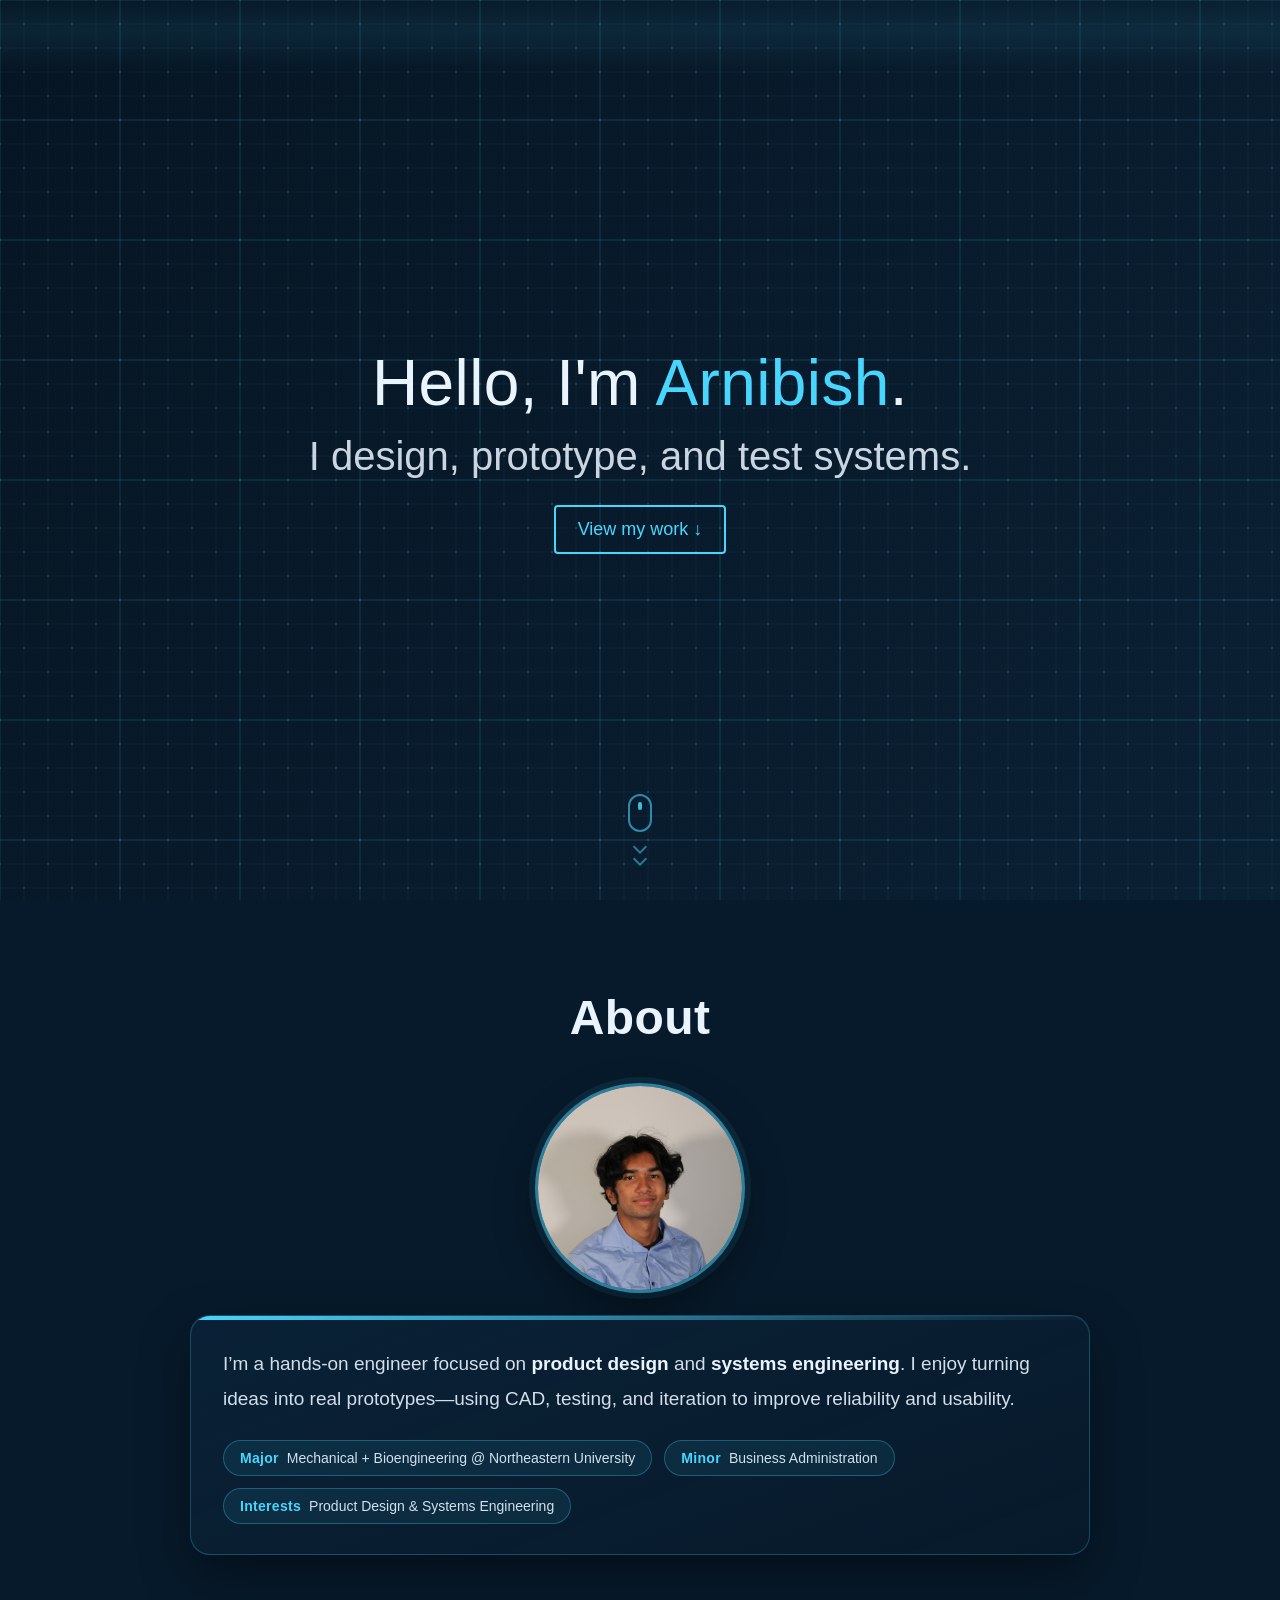
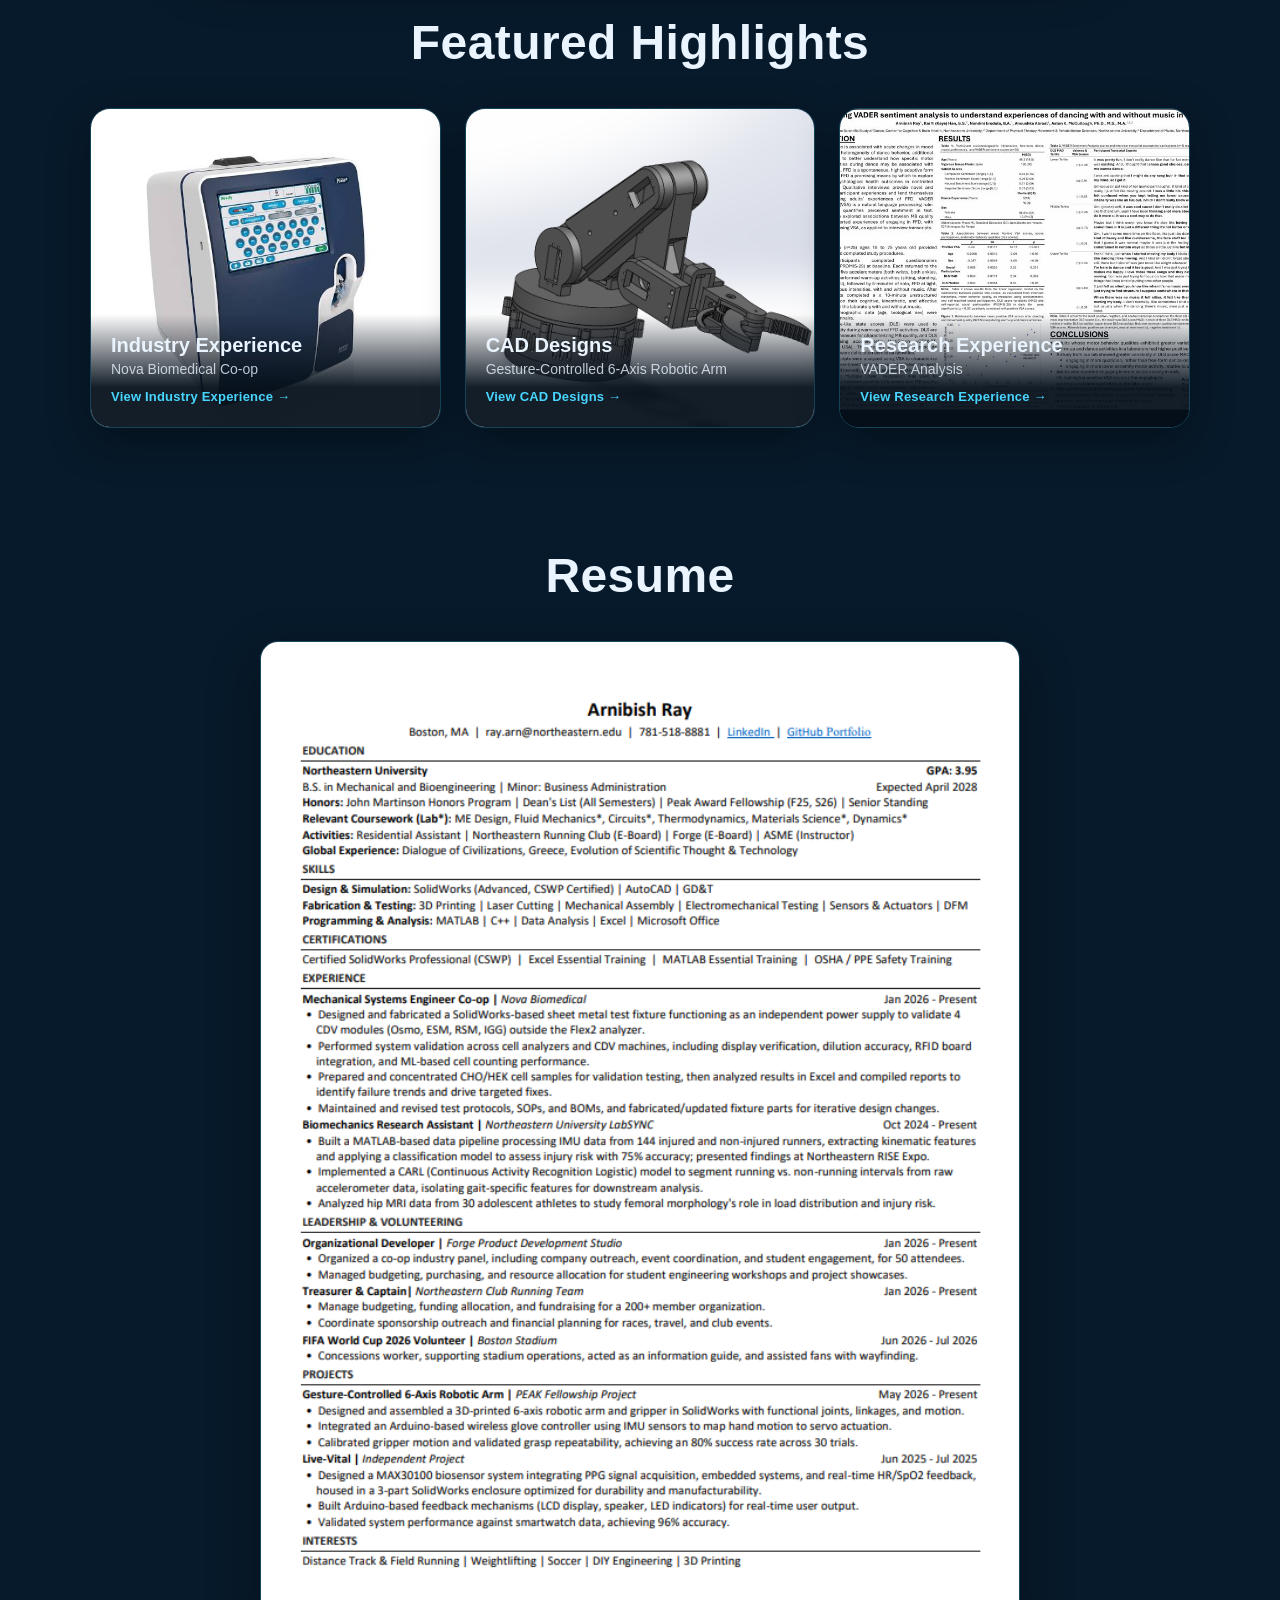
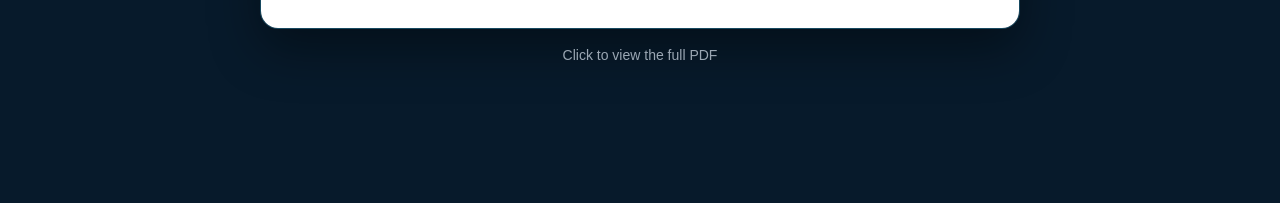
<file: index.html>
<!doctype html>
<html lang="en">
  <head>
    <meta charset="UTF-8" />
    <meta name="viewport" content="width=device-width, initial-scale=1.0" />
    <title>Arnibish Ray</title>
    <link rel="stylesheet" href="style.css" />
  </head>

  <body>
    <canvas id="bg"></canvas>

    <!-- NAVBAR (hidden until scroll on Home) -->
    <header class="nav" id="nav">
      <nav class="nav-inner">
        <a class="nav-logo" href="index.html">Arnibish</a>

        <div class="nav-links">
          <a href="index.html">Home</a>

          <!-- EXPERIENCE DROPDOWN -->
          <div class="dropdown" id="expDropdown">
            <button class="dropbtn" type="button" aria-haspopup="true" aria-expanded="false">
              Experience ▾
            </button>
            <div class="dropdown-menu">
              <a href="industry.html">Industry Experience</a>
              <a href="research.html">Research Experience</a>
              <a href="clubs.html">Clubs</a>
              <a href="volunteering.html">Volunteering</a>
            </div>
          </div>


          <!-- PROJECTS DROPDOWN -->
          <div class="dropdown" id="projDropdown">
            <button class="dropbtn" type="button" aria-haspopup="true" aria-expanded="false">
              Projects ▾
            </button>
            <div class="dropdown-menu">
              <a href="projects.html#arm">Gesture-Controlled 6-Axis Robotic Arm</a>
              <a href="projects.html#livevitals">Live Patient Vitals Monitoring Enclosure</a>
              <a href="projects.html#vader">VADER Sentiment & Movement Analysis</a>
              <a href="projects.html#imu">Wearable IMU Running Biomechanics Analysis</a>
              <a href="projects.html#northend">Taste of the North End</a>
            </div>
          </div>

          <a href="cad.html">CAD Designs</a>
          <a href="certs.html">Certifications & Awards</a>
          <a href="contact.html">Contact</a>
        </div>
      </nav>
    </header>

    <!-- HERO -->
    <section id="home" class="hero">
      <h1 class="hero-title">Hello, I'm <span class="accent">Arnibish</span>.</h1>
      <p class="hero-subtitle">I design, prototype, and test systems.</p>
      <a class="hero-btn" href="#about">View my work ↓</a>

      <a class="scroll-indicator" href="#about" aria-label="Scroll down">
        <span class="scroll-indicator-mouse">
          <span class="scroll-indicator-wheel"></span>
        </span>
        <span class="scroll-indicator-chevrons">
          <span></span>
          <span></span>
        </span>
      </a>
    </section>

    <!-- ABOUT -->
    <section id="about" class="about">
      <h2 class="section-title">About</h2>

      <div class="about-wrap">
        <img class="headshot" src="ArnibishHeadshot.png" alt="Photo of Arnibish" />

        <div class="about-card">
          <p class="about-intro">
            I’m a hands-on engineer focused on <strong>product design</strong> and
            <strong>systems engineering</strong>. I enjoy turning ideas into real
            prototypes—using CAD, testing, and iteration to improve reliability and
            usability.
          </p>

          <div class="about-chips">
            <span class="chip"><span class="chip-label">Major</span> Mechanical + Bioengineering @ Northeastern University</span>
            <span class="chip"><span class="chip-label">Minor</span> Business Administration</span>
            <span class="chip"><span class="chip-label">Interests</span> Product Design & Systems Engineering</span>
          </div>
        </div>
      </div>
    </section>

    <!-- FEATURED HIGHLIGHTS -->
    <section id="highlights" class="highlights">
      <h2 class="section-title">Featured Highlights</h2>

      <div class="highlight-grid">
        <a class="highlight-card" href="industry.html">
          <img class="highlight-img" src="nova_biomedical_coop.png" alt="Nova Biomedical Co-op preview" />
          <div class="highlight-overlay">
            <h3>Industry Experience</h3>
            <p>Nova Biomedical Co-op</p>
            <span class="highlight-cta">View Industry Experience →</span>
          </div>
        </a>

        <a class="highlight-card" href="cad.html">
          <img class="highlight-img" src="robotic_arm.png" alt="Gesture-Controlled 6-Axis Robotic Arm preview" />
          <div class="highlight-overlay">
            <h3>CAD Designs</h3>
            <p>Gesture-Controlled 6-Axis Robotic Arm</p>
            <span class="highlight-cta">View CAD Designs →</span>
          </div>
        </a>

        <a class="highlight-card" href="research.html">
          <img class="highlight-img" src="vader_analysis.png" alt="VADER Analysis preview" />
          <div class="highlight-overlay">
            <h3>Research Experience</h3>
            <p>VADER Analysis</p>
            <span class="highlight-cta">View Research Experience →</span>
          </div>
        </a>
      </div>
    </section>

    <!-- RESUME -->
    <section id="resume" class="resume">
      <h2 class="section-title">Resume</h2>

      <a class="resume-link" href="arni_resume.pdf" target="_blank" rel="noopener">
        <img class="resume-img" src="resume_image.png" alt="Resume preview" />
      </a>
      <p class="resume-caption">Click to view the full PDF</p>
    </section>

    <script src="script.js"></script>
  </body>
</html>
</file>
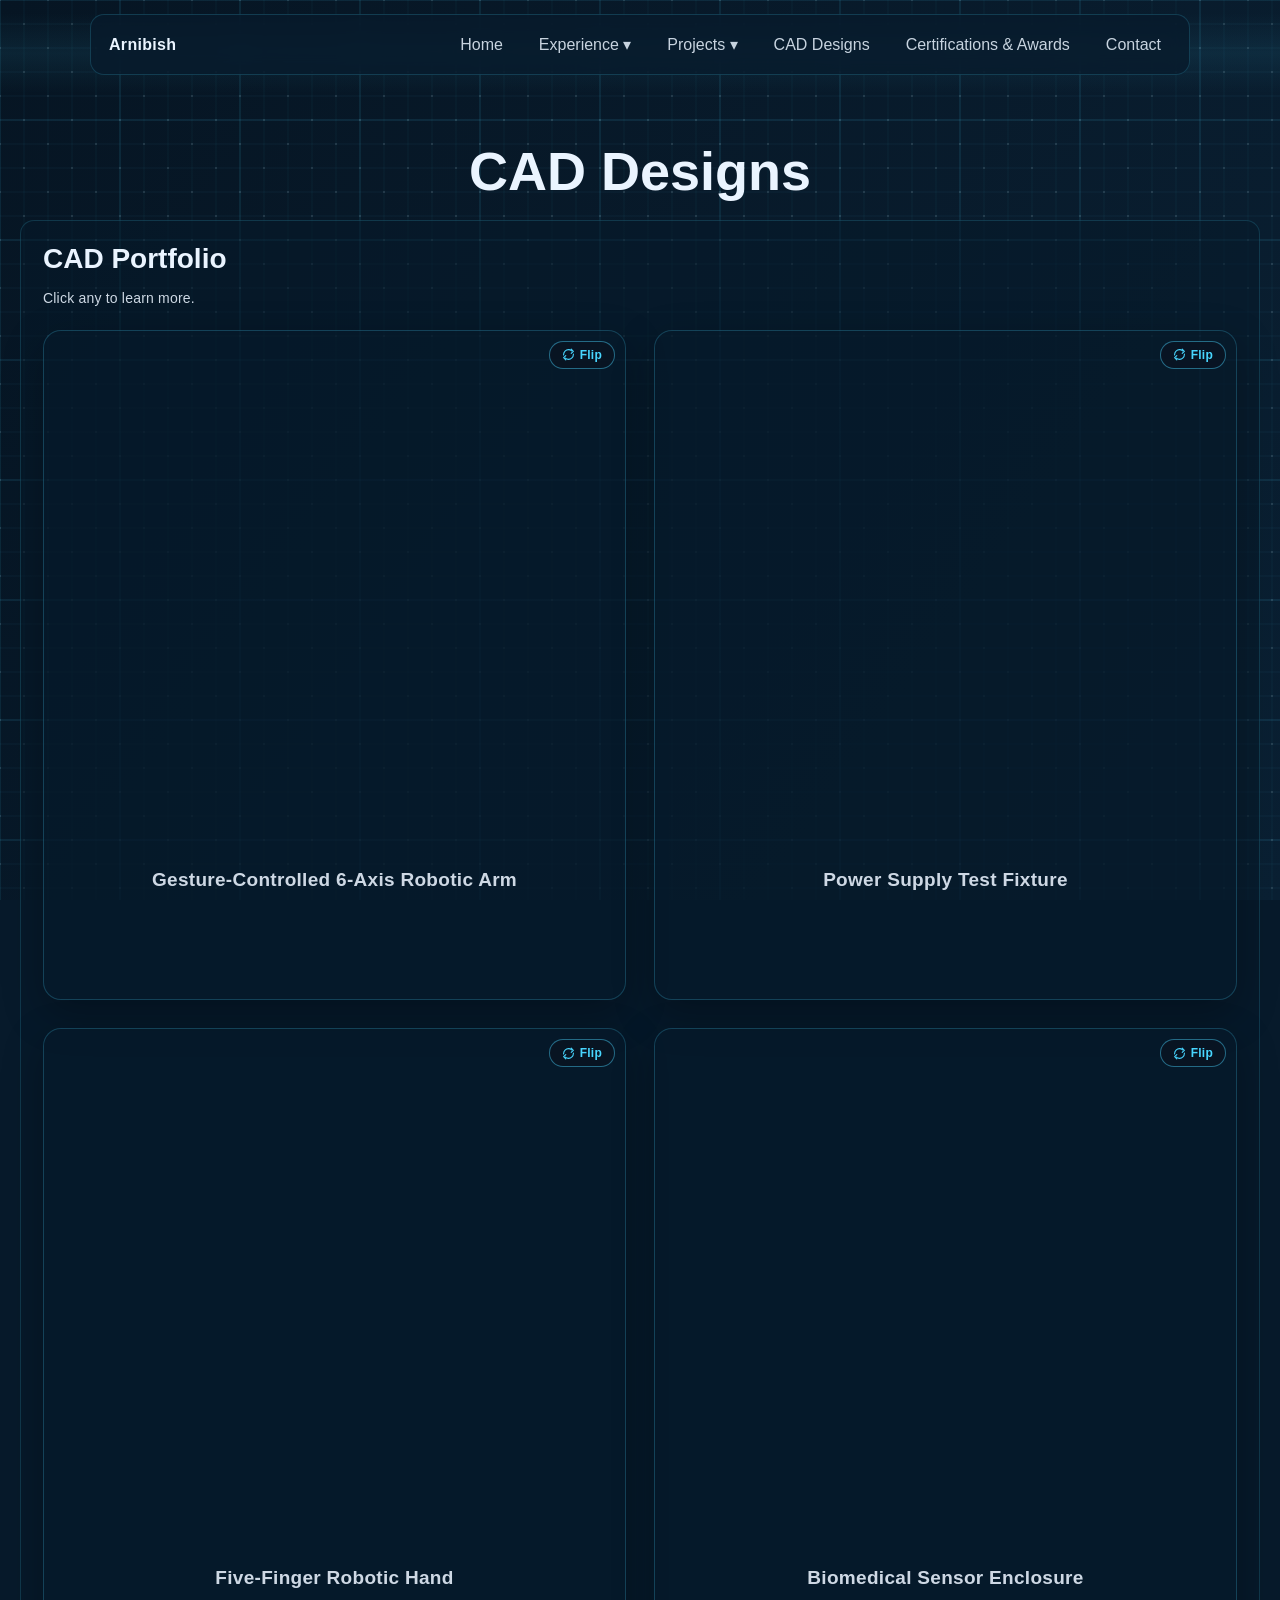
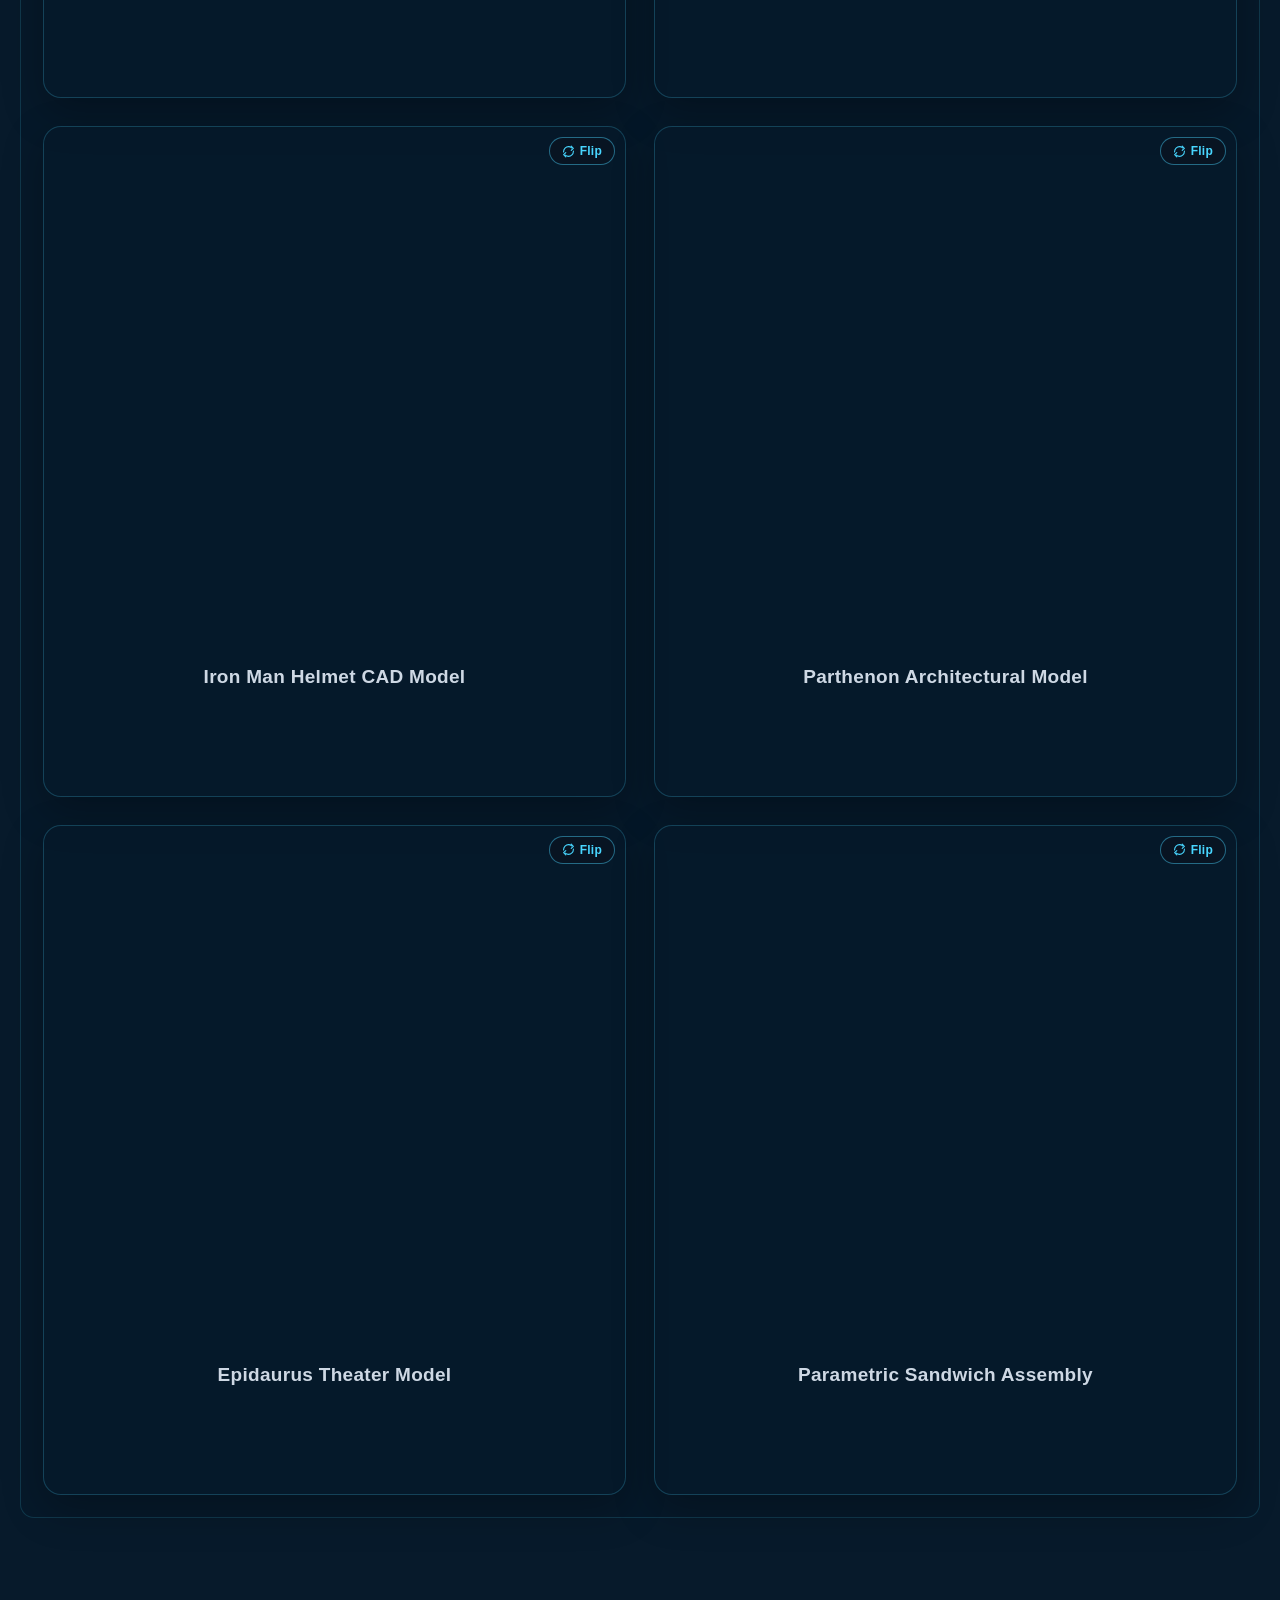
<file: cad.html>
<!doctype html>
<html lang="en">
  <head>
    <meta charset="UTF-8" />
    <meta name="viewport" content="width=device-width, initial-scale=1.0" />
    <title>CAD Designs | Arnibish Ray</title>
    <link rel="stylesheet" href="style.css" />
  </head>

  <body>
    <canvas id="bg"></canvas>

    <header class="nav always-show" id="nav">
      <nav class="nav-inner">
        <a class="nav-logo" href="index.html">Arnibish</a>
    
        <div class="nav-links">
          <a href="index.html">Home</a>
    
          <!-- EXPERIENCE DROPDOWN -->
          <div class="dropdown" id="expDropdown">
            <button class="dropbtn" type="button">
              Experience ▾
            </button>
            <div class="dropdown-menu">
              <a href="industry.html">Industry Experience</a>
              <a href="research.html">Research Experience</a>
              <a href="clubs.html">Clubs</a>
              <a href="volunteering.html">Volunteering</a>
            </div>
          </div>
    
          <!-- PROJECTS DROPDOWN -->
          <div class="dropdown" id="projDropdown">
            <button class="dropbtn" type="button">
              Projects ▾
            </button>
            <div class="dropdown-menu">
              <a href="projects.html#arm">Gesture-Controlled 6-Axis Robotic Arm</a>
              <a href="projects.html#livevitals">Live Patient Vitals Monitoring Enclosure</a>
              <a href="projects.html#vader">VADER Sentiment & Movement Analysis</a>
              <a href="projects.html#imu">Wearable IMU Running Biomechanics Analysis</a>
              <a href="projects.html#northend">Taste of the North End</a>
            </div>
          </div>
    
          <a href="cad.html">CAD Designs</a>
          <a href="certs.html">Certifications & Awards</a>
          <a href="contact.html">Contact</a>
        </div>
      </nav>
    </header>

    <main class="page page-wide">
      <h1 class="page-title">CAD Designs</h1>

      <section class="panel">
        <h2>CAD Portfolio</h2>
        <p class="panel-subtitle">Click any to learn more.</p>

        <div class="cert-grid cols-2">
          <!-- CAD 1 -->
          <button class="flip-card" type="button" aria-label="Gesture-Controlled 6-Axis Robotic Arm details">
            <div class="flip-inner">
              <div class="flip-face flip-front">
                <div class="sketchfab-embed-wrapper" style="position:relative; width:100%; padding-top:75%;">
                  <iframe title="Gesture-Controlled 6-Axis Robotic Arm 3D Model"
                    style="position:absolute; top:0; left:0; width:100%; height:100%; border:0;"
                    src="https://sketchfab.com/models/1dbc4dec05474b44b3cd68cf50f3bdc7/embed"
                    allow="autoplay; fullscreen; xr-spatial-tracking"
                    allowfullscreen
                    loading="lazy">
                  </iframe>
                </div>
                <div class="flip-toggle-btn" role="button" tabindex="0" aria-label="Flip card to see details">
                  <svg viewBox="0 0 24 24" fill="none" stroke="currentColor" stroke-width="2" stroke-linecap="round" stroke-linejoin="round">
                    <path d="M17 2.1l4 4-4 4"/>
                    <path d="M3 12.9V12a9 9 0 0 1 9-9 9 9 0 0 1 6 2.3"/>
                    <path d="M7 21.9l-4-4 4-4"/>
                    <path d="M21 11.1V12a9 9 0 0 1-9 9 9 9 0 0 1-6-2.3"/>
                  </svg>
                  Flip
                </div>
                <p class="cert-title">Gesture-Controlled 6-Axis Robotic Arm</p>
              </div>

              <div class="flip-face flip-back">
                <h3>Gesture-Controlled 6-Axis Robotic Arm</h3>
                <p>
                  Designed a 6-axis robotic arm with articulated joints, proper part fit, and
                  realistic range of motion for gesture-controlled operation. Each link and joint
                  was modeled individually in SolidWorks and mated together to replicate real
                  rotational constraints, then validated with a motion study to confirm the arm
                  could move through its intended range without interference. The design later fed
                  into a working prototype used for wearable, gesture-based control.
                </p>
                <span class="hint">Click anywhere to flip back</span>
              </div>
            </div>
          </button>

          <!-- CAD 2 -->
          <button class="flip-card" type="button" aria-label="Power Supply Test Fixture details">
            <div class="flip-inner">
              <div class="flip-face flip-front">
                <div class="sketchfab-embed-wrapper" style="position:relative; width:100%; padding-top:75%;">
                  <iframe title="Test Fixture 3D Model"
                    style="position:absolute; top:0; left:0; width:100%; height:100%; border:0;"
                    src="https://sketchfab.com/models/5c3afa30983b4161a99bdfe4481a38eb/embed"
                    allow="autoplay; fullscreen; xr-spatial-tracking"
                    allowfullscreen
                    loading="lazy">
                  </iframe>
                </div>
                <div class="flip-toggle-btn" role="button" tabindex="0" aria-label="Flip card to see details">
                  <svg viewBox="0 0 24 24" fill="none" stroke="currentColor" stroke-width="2" stroke-linecap="round" stroke-linejoin="round">
                    <path d="M17 2.1l4 4-4 4"/>
                    <path d="M3 12.9V12a9 9 0 0 1 9-9 9 9 0 0 1 6 2.3"/>
                    <path d="M7 21.9l-4-4 4-4"/>
                    <path d="M21 11.1V12a9 9 0 0 1-9 9 9 9 0 0 1-6-2.3"/>
                  </svg>
                  Flip
                </div>
                <p class="cert-title">Power Supply Test Fixture</p>
              </div>

              <div class="flip-face flip-back">
                <h3>Power Supply Test Fixture</h3>
                <p>
                  Designed a custom test fixture to house a power supply, host computer, bridge
                  computer, wiring, and circuitry with proper component placement and mounting
                  features. Panel cutouts and standoffs were sized to match each component's exact
                  footprint, with routing channels planned for cable management and clearance
                  around ventilation points. The layout was iterated to keep the fixture compact
                  while still allowing easy access for wiring and maintenance.
                </p>
                <span class="hint">Click anywhere to flip back</span>
              </div>
            </div>
          </button>

          <!-- CAD 3 -->
          <button class="flip-card" type="button" aria-label="Five-Finger Robotic Hand details">
            <div class="flip-inner">
              <div class="flip-face flip-front">
                <div class="sketchfab-embed-wrapper" style="position:relative; width:100%; padding-top:75%;">
                  <iframe title="Five-Finger Robotic Hand 3D Model"
                    style="position:absolute; top:0; left:0; width:100%; height:100%; border:0;"
                    src="https://sketchfab.com/models/e6ab0fe1319c4709b60977d2d49039f3/embed"
                    allow="autoplay; fullscreen; xr-spatial-tracking"
                    allowfullscreen
                    loading="lazy">
                  </iframe>
                </div>
                <div class="flip-toggle-btn" role="button" tabindex="0" aria-label="Flip card to see details">
                  <svg viewBox="0 0 24 24" fill="none" stroke="currentColor" stroke-width="2" stroke-linecap="round" stroke-linejoin="round">
                    <path d="M17 2.1l4 4-4 4"/>
                    <path d="M3 12.9V12a9 9 0 0 1 9-9 9 9 0 0 1 6 2.3"/>
                    <path d="M7 21.9l-4-4 4-4"/>
                    <path d="M21 11.1V12a9 9 0 0 1-9 9 9 9 0 0 1-6-2.3"/>
                  </svg>
                  Flip
                </div>
                <p class="cert-title">Five-Finger Robotic Hand</p>
              </div>

              <div class="flip-face flip-back">
                <h3>Five-Finger Robotic Hand</h3>
                <p>
                  Modeled an articulated robotic hand with individually moving fingers, realistic
                  joints, and properly assembled components. Each finger was built from separate
                  linkage segments connected with pin-joint mates to mimic natural finger
                  curling, and the full assembly was checked for interference across a range of
                  grip positions. The design emphasizes realistic proportions and clearances so
                  the mechanism could translate directly into a physical, actuated prototype.
                </p>
                <span class="hint">Click anywhere to flip back</span>
              </div>
            </div>
          </button>

          <!-- CAD 4 -->
          <button class="flip-card" type="button" aria-label="Biomedical Sensor Enclosure details">
            <div class="flip-inner">
              <div class="flip-face flip-front">
                <div class="sketchfab-embed-wrapper" style="position:relative; width:100%; padding-top:75%;">
                  <iframe title="Full Heart Rate Reader Assembly 3D Model"
                    style="position:absolute; top:0; left:0; width:100%; height:100%; border:0;"
                    src="https://sketchfab.com/models/b8ac8ba9af6c497bb23b8bac6aa7a75d/embed"
                    allow="autoplay; fullscreen; xr-spatial-tracking"
                    allowfullscreen
                    loading="lazy">
                  </iframe>
                </div>
                <div class="flip-toggle-btn" role="button" tabindex="0" aria-label="Flip card to see details">
                  <svg viewBox="0 0 24 24" fill="none" stroke="currentColor" stroke-width="2" stroke-linecap="round" stroke-linejoin="round">
                    <path d="M17 2.1l4 4-4 4"/>
                    <path d="M3 12.9V12a9 9 0 0 1 9-9 9 9 0 0 1 6 2.3"/>
                    <path d="M7 21.9l-4-4 4-4"/>
                    <path d="M21 11.1V12a9 9 0 0 1-9 9 9 9 0 0 1-6-2.3"/>
                  </svg>
                  Flip
                </div>
                <p class="cert-title">Biomedical Sensor Enclosure</p>
              </div>

              <div class="flip-face flip-back">
                <h3>Biomedical Sensor Enclosure</h3>
                <p>
                  Designed a custom enclosure to securely house biomedical sensors and electronics
                  with internal mounting features and proper clearances. The two-piece shell
                  includes internal standoffs for PCB mounting, a routed opening for sensor leads
                  and cabling, and enough internal clearance for a battery without adding bulk.
                  The enclosure was designed to be 3D-printable while keeping the wearable device
                  compact and comfortable.
                </p>
                <span class="hint">Click anywhere to flip back</span>
              </div>
            </div>
          </button>

          <!-- CAD 5 -->
          <button class="flip-card" type="button" aria-label="Iron Man Helmet CAD Model details">
            <div class="flip-inner">
              <div class="flip-face flip-front">
                <div class="sketchfab-embed-wrapper" style="position:relative; width:100%; padding-top:75%;">
                  <iframe title="Iron_man_mk42_stl 3D Model"
                    style="position:absolute; top:0; left:0; width:100%; height:100%; border:0;"
                    src="https://sketchfab.com/models/77dd73a042134cd393baae2e2fb6948e/embed"
                    allow="autoplay; fullscreen; xr-spatial-tracking"
                    allowfullscreen
                    loading="lazy">
                  </iframe>
                </div>
                <div class="flip-toggle-btn" role="button" tabindex="0" aria-label="Flip card to see details">
                  <svg viewBox="0 0 24 24" fill="none" stroke="currentColor" stroke-width="2" stroke-linecap="round" stroke-linejoin="round">
                    <path d="M17 2.1l4 4-4 4"/>
                    <path d="M3 12.9V12a9 9 0 0 1 9-9 9 9 0 0 1 6 2.3"/>
                    <path d="M7 21.9l-4-4 4-4"/>
                    <path d="M21 11.1V12a9 9 0 0 1-9 9 9 9 0 0 1-6-2.3"/>
                  </svg>
                  Flip
                </div>
                <p class="cert-title">Iron Man Helmet CAD Model</p>
              </div>

              <div class="flip-face flip-back">
                <h3>Iron Man Helmet CAD Model</h3>
                <p>
                  Created a detailed wearable helmet model using complex surfaces, multiple
                  components, and assembly features. The faceplate and shell were built with
                  lofted and boundary surfaces to capture their curvature accurately, then split
                  into separate bodies for the faceplate, back plate, and mask so the model could
                  support a functioning hinge mechanism. Fit and wearability were kept in mind
                  throughout, aiming for a design that could realistically be worn.
                </p>
                <span class="hint">Click anywhere to flip back</span>
              </div>
            </div>
          </button>

          <!-- CAD 6 -->
          <button class="flip-card" type="button" aria-label="Parthenon Architectural Model details">
            <div class="flip-inner">
              <div class="flip-face flip-front">
                <div class="sketchfab-embed-wrapper" style="position:relative; width:100%; padding-top:75%;">
                  <iframe title="Accropolis Final 3D Model"
                    style="position:absolute; top:0; left:0; width:100%; height:100%; border:0;"
                    src="https://sketchfab.com/models/86ff33061f62436687d734b2f6b6e5f3/embed"
                    allow="autoplay; fullscreen; xr-spatial-tracking"
                    allowfullscreen
                    loading="lazy">
                  </iframe>
                </div>
                <div class="flip-toggle-btn" role="button" tabindex="0" aria-label="Flip card to see details">
                  <svg viewBox="0 0 24 24" fill="none" stroke="currentColor" stroke-width="2" stroke-linecap="round" stroke-linejoin="round">
                    <path d="M17 2.1l4 4-4 4"/>
                    <path d="M3 12.9V12a9 9 0 0 1 9-9 9 9 0 0 1 6 2.3"/>
                    <path d="M7 21.9l-4-4 4-4"/>
                    <path d="M21 11.1V12a9 9 0 0 1-9 9 9 9 0 0 1-6-2.3"/>
                  </svg>
                  Flip
                </div>
                <p class="cert-title">Parthenon Architectural Model</p>
              </div>

              <div class="flip-face flip-back">
                <h3>Parthenon Architectural Model</h3>
                <p>
                  Recreated the Parthenon with accurate proportions, columns, and architectural
                  details using parametric CAD modeling. The Doric columns were built once and
                  propagated with a linear pattern to keep spacing and geometry consistent, while
                  the entablature, pediment, and stepped base were dimensioned to match the
                  structure's real proportional ratios. The result emphasizes the symmetry and
                  scale that define classical Greek architecture.
                </p>
                <span class="hint">Click anywhere to flip back</span>
              </div>
            </div>
          </button>

          <!-- CAD 7 -->
          <button class="flip-card" type="button" aria-label="Epidaurus Theater Model details">
            <div class="flip-inner">
              <div class="flip-face flip-front">
                <div class="sketchfab-embed-wrapper" style="position:relative; width:100%; padding-top:75%;">
                  <iframe title="Theater Of Epidarus Seating 3D Model"
                    style="position:absolute; top:0; left:0; width:100%; height:100%; border:0;"
                    src="https://sketchfab.com/models/052a8c5ab6d543eab8ca0d036952a358/embed"
                    allow="autoplay; fullscreen; xr-spatial-tracking"
                    allowfullscreen
                    loading="lazy">
                  </iframe>
                </div>
                <div class="flip-toggle-btn" role="button" tabindex="0" aria-label="Flip card to see details">
                  <svg viewBox="0 0 24 24" fill="none" stroke="currentColor" stroke-width="2" stroke-linecap="round" stroke-linejoin="round">
                    <path d="M17 2.1l4 4-4 4"/>
                    <path d="M3 12.9V12a9 9 0 0 1 9-9 9 9 0 0 1 6 2.3"/>
                    <path d="M7 21.9l-4-4 4-4"/>
                    <path d="M21 11.1V12a9 9 0 0 1-9 9 9 9 0 0 1-6-2.3"/>
                  </svg>
                  Flip
                </div>
                <p class="cert-title">Epidaurus Theater Model</p>
              </div>

              <div class="flip-face flip-back">
                <h3>Epidaurus Theater Model</h3>
                <p>
                  Modeled the ancient Theater of Epidaurus with tiered seating, curved geometry,
                  and accurate architectural proportions. The seating rows were built with a
                  radial pattern around the orchestra circle, and revolve and sweep features were
                  used to capture the curvature of the amphitheater and surrounding structure.
                  Proportions and slope were referenced against the real theater to preserve its
                  distinctive acoustics-driven geometry.
                </p>
                <span class="hint">Click anywhere to flip back</span>
              </div>
            </div>
          </button>

          <!-- CAD 8 -->
          <button class="flip-card" type="button" aria-label="Parametric Sandwich Assembly details">
            <div class="flip-inner">
              <div class="flip-face flip-front">
                <div class="sketchfab-embed-wrapper" style="position:relative; width:100%; padding-top:75%;">
                  <iframe title="Sandwich Final Drawing 3D Model"
                    style="position:absolute; top:0; left:0; width:100%; height:100%; border:0;"
                    src="https://sketchfab.com/models/5432bb7521734520adaa71b76c83a278/embed"
                    allow="autoplay; fullscreen; xr-spatial-tracking"
                    allowfullscreen
                    loading="lazy">
                  </iframe>
                </div>
                <div class="flip-toggle-btn" role="button" tabindex="0" aria-label="Flip card to see details">
                  <svg viewBox="0 0 24 24" fill="none" stroke="currentColor" stroke-width="2" stroke-linecap="round" stroke-linejoin="round">
                    <path d="M17 2.1l4 4-4 4"/>
                    <path d="M3 12.9V12a9 9 0 0 1 9-9 9 9 0 0 1 6 2.3"/>
                    <path d="M7 21.9l-4-4 4-4"/>
                    <path d="M21 11.1V12a9 9 0 0 1-9 9 9 9 0 0 1-6-2.3"/>
                  </svg>
                  Flip
                </div>
                <p class="cert-title">Parametric Sandwich Assembly</p>
              </div>

              <div class="flip-face flip-back">
                <h3>Parametric Sandwich Assembly</h3>
                <p>
                  Built a realistic multi-part sandwich assembly with individually modeled
                  ingredients using parametric design and assembly relationships. Each
                  ingredient—bread, cheese, lettuce, and meat—was modeled as its own part with
                  unique geometry, then stacked using mates that keep the layers aligned and
                  properly spaced. Key dimensions were driven by parameters, so the whole
                  assembly can scale up or down while keeping every layer proportional.
                </p>
                <span class="hint">Click anywhere to flip back</span>
              </div>
            </div>
          </button>
        </div>
      </section>
    </main>

    <script src="script.js"></script>
  </body>
</html>
</file>
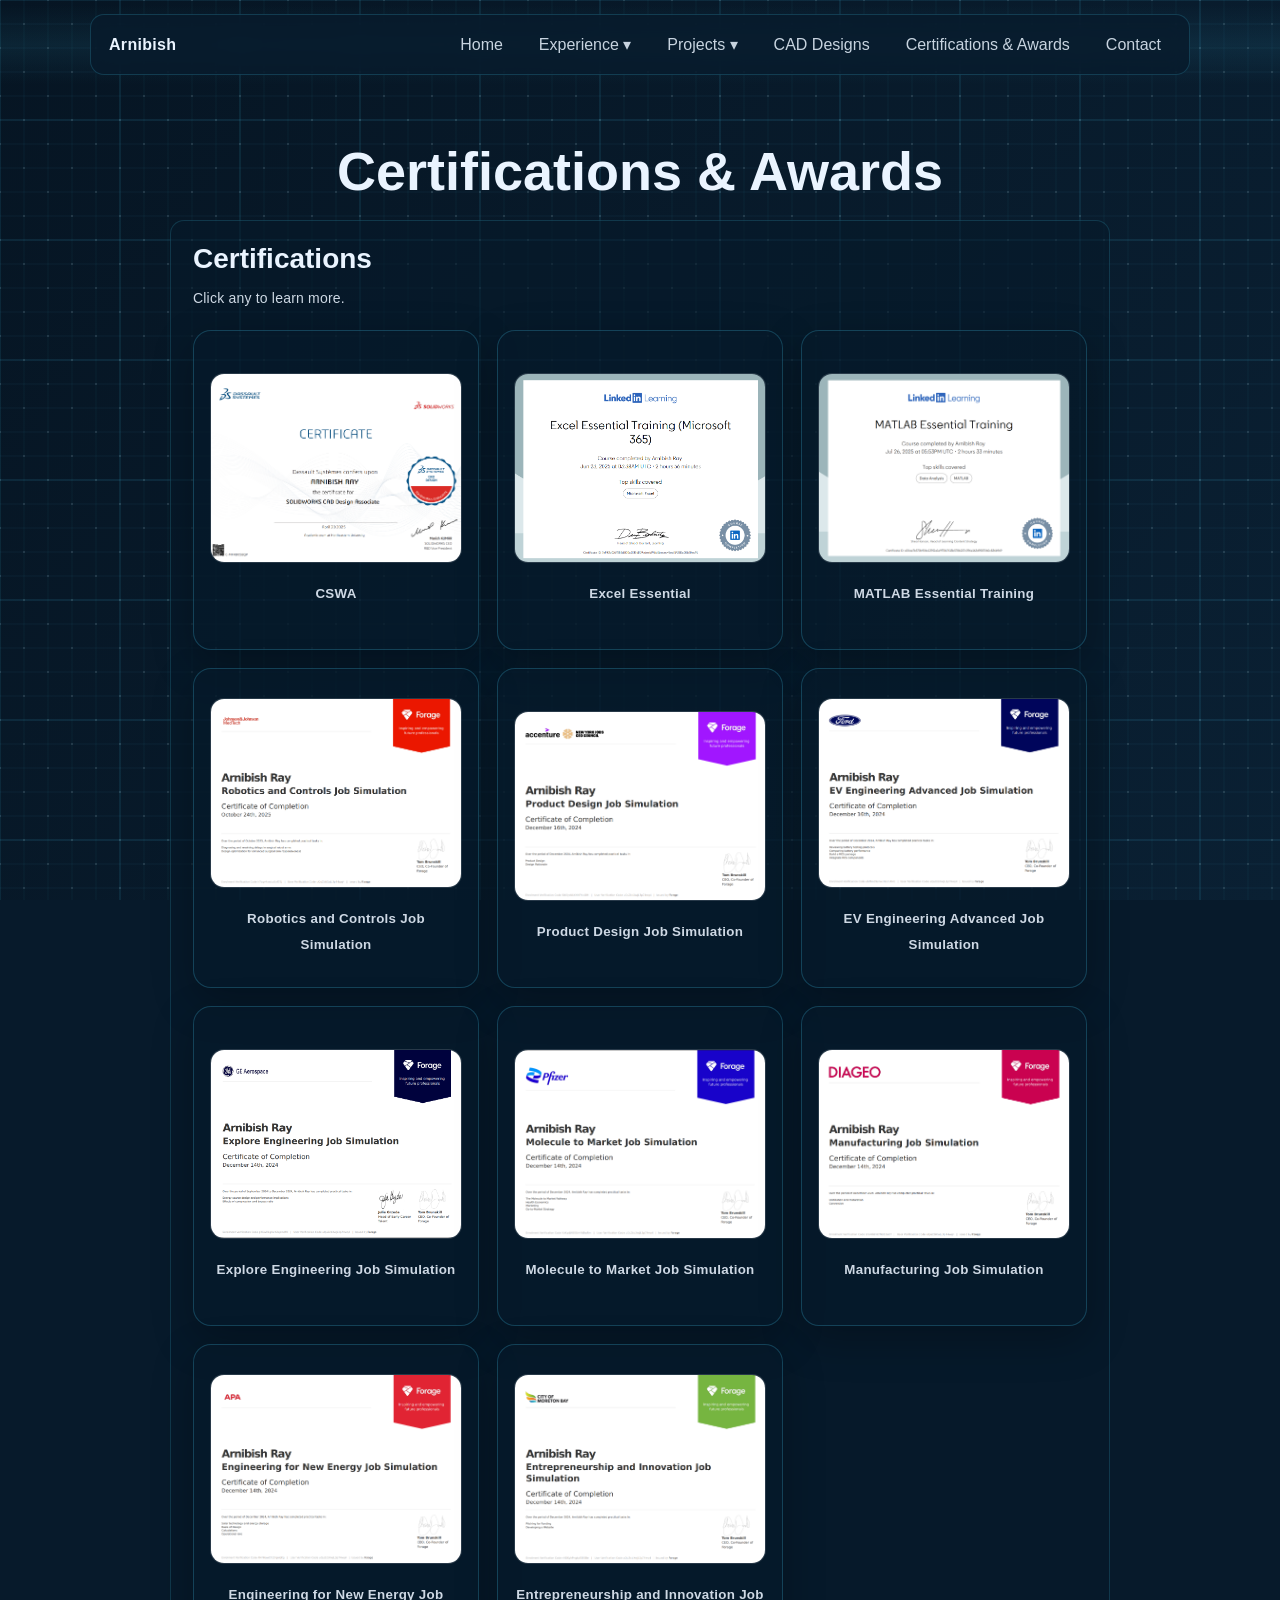
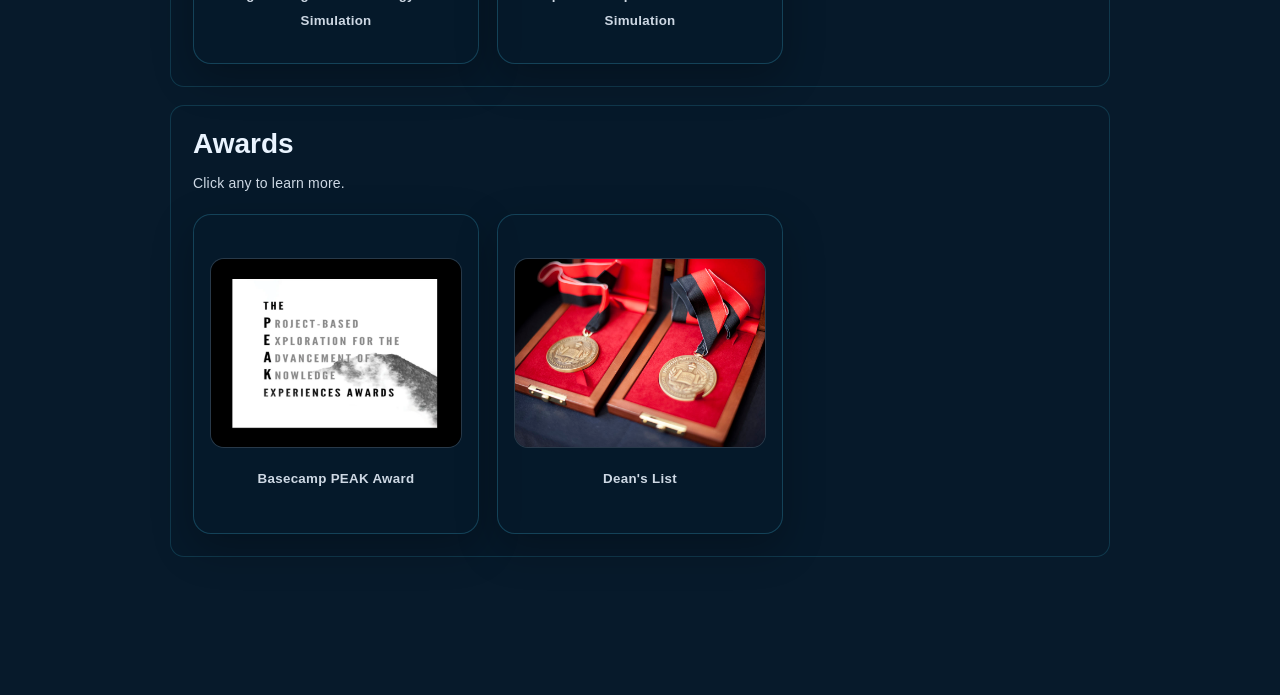
<file: certs.html>
<!doctype html>
<html lang="en">
  <head>
    <meta charset="UTF-8" />
    <meta name="viewport" content="width=device-width, initial-scale=1.0" />
    <title>Certifications & Awards | Arnibish Ray</title>
    <link rel="stylesheet" href="style.css" />
  </head>

  <body>
    <canvas id="bg"></canvas>

    <header class="nav always-show" id="nav">
      <nav class="nav-inner">
        <a class="nav-logo" href="index.html">Arnibish</a>

        <div class="nav-links">
          <a href="index.html">Home</a>

          <!-- EXPERIENCE DROPDOWN -->
          <div class="dropdown" id="expDropdown">
            <a class="dropbtn" href="experience.html" aria-haspopup="true" aria-expanded="false">Experience ▾</a>
            <div class="dropdown-menu">
              <a href="industry.html">Industry Experience</a>
              <a href="research.html">Research Experience</a>
              <a href="clubs.html">Clubs</a>
              <a href="volunteering.html">Volunteering</a>
            </div>
          </div>

          <!-- PROJECTS DROPDOWN (OPEN MENU FIRST, DOESN'T NAVIGATE AWAY) -->
          <div class="dropdown" id="projDropdown">
            <!-- IMPORTANT: href="#" so it opens dropdown instead of leaving page -->
            <a class="dropbtn" href="#" aria-haspopup="true" aria-expanded="false">Projects ▾</a>
            <div class="dropdown-menu">
              <a href="projects.html#arm">Gesture-Controlled 6-Axis Robotic Arm</a>
              <a href="projects.html#livevitals">Live Patient Vitals Monitoring Enclosure</a>
              <a href="projects.html#vader">VADER Sentiment & Movement Analysis</a>
              <a href="projects.html#imu">Wearable IMU Running Biomechanics Analysis</a>
              <a href="projects.html#northend">Taste of the North End</a>
            </div>
          </div>

          <a href="cad.html">CAD Designs</a>
          <a href="certs.html">Certifications & Awards</a>
          <a href="contact.html">Contact</a>
        </div>
      </nav>
    </header>

    <main class="page">
      <h1 class="page-title">Certifications & Awards</h1>

      <section class="panel">
        <h2>Certifications</h2>
        <p class="panel-subtitle">Click any to learn more.</p>
        <div class="cert-grid">
          <!-- CERT 1 -->
          <button class="flip-card" type="button" aria-label="Open CSWA certificate details">
            <div class="flip-inner">
              <div class="flip-face flip-front">
                <img class="cert-img" src="SolidWorks_certificate.png" alt="CSWA certificate preview" />
                <p class="cert-title">CSWA</p>
              </div>

              <div class="flip-face flip-back">
                <h3>CSWA — Certified SolidWorks Associate</h3>
                <p>
                  SolidWorks certification demonstrating core skills in part modeling, assemblies,
                  drawings, and design intent.
                </p>
                <p class="cert-meta"><strong>Issuer:</strong> Dassault Systèmes</p>
                <p class="cert-meta"><strong>Year:</strong> 2025</p>

                <a class="cert-link" href="cswa.pdf" target="_blank" rel="noopener">View PDF →</a>
                <span class="hint">Click anywhere to flip back</span>
              </div>
            </div>
          </button>

          <!-- CERT 2 -->
          <button class="flip-card" type="button" aria-label="Open Excel certificate details">
            <div class="flip-inner">
              <div class="flip-face flip-front">
                <img class="cert-img" src="excel_essential_photo.png" alt="Excel certificate preview" />
                <p class="cert-title">Excel Essential</p>
              </div>

              <div class="flip-face flip-back">
                <h3>Excel Essential Training (Microsoft 365)</h3>
                <p>
                  Completed training on core Excel tools, formulas, data organization, and
                  productivity workflows.
                </p>
                <p class="cert-meta"><strong>Issuer:</strong> LinkedIn Learning</p>
                <p class="cert-meta"><strong>Year:</strong> 2025</p>

                <a class="cert-link" href="CertificateOfCompletion_Excel Essential Training Microsoft 365.pdf" target="_blank" rel="noopener">View PDF →</a>
                <span class="hint">Click anywhere to flip back</span>
              </div>
            </div>
          </button>


          <!-- CERT 3 (SLOT) -->
          <button class="flip-card" type="button" aria-label="MATLAB Essential Training">
            <div class="flip-inner">
              <div class="flip-face flip-front">
                <img class="cert-img" src="matlabpng.png" alt="Certificate preview" />
                <p class="cert-title">MATLAB Essential Training</p>
              </div>

              <div class="flip-face flip-back">
                <h3>MATLAB Essential Training</h3>
                <p>Built core MATLAB skills by working with data analysis, scripting, and visualization tools to support engineering problem-solving and technical computing.</p>
                <p class="cert-meta"><strong>Issuer:</strong> LinkedIn</p>
                <p class="cert-meta"><strong>Year:</strong> 2025</p>

                <a class="cert-link" href="CertificateOfCompletion_MATLAB Essential Training.pdf" target="_blank" rel="noopener">View PDF →</a>
                <span class="hint">Click anywhere to flip back</span>
              </div>
            </div>
          </button>



          <!-- CERT 4 (SLOT) -->
          <button class="flip-card" type="button" aria-label="Robotics and Controls Job Simulation
          ">
            <div class="flip-inner">
              <div class="flip-face flip-front">
                <img class="cert-img" src="j&j photo cert.png" alt="Certificate preview" />
                <p class="cert-title">Robotics and Controls Job Simulation</p>
              </div>

              <div class="flip-face flip-back">
                <h3>Robotics and Controls Job Simulation</h3>
                <p>Tested and improved robotic arm rotation by optimizing control code and reducing joint friction with a lower-friction material.</p>
                <p class="cert-meta"><strong>Issuer:</strong> Forage</p>
                <p class="cert-meta"><strong>Year:</strong> 2025</p>

                <a class="cert-link" href="j&j cert.pdf" target="_blank" rel="noopener">View PDF →</a>
                <span class="hint">Click anywhere to flip back</span>
              </div>
            </div>
          </button>

          <!-- CERT 5 (SLOT) -->
          <button class="flip-card" type="button" aria-label="Product Design Job Simulation">
            <div class="flip-inner">
              <div class="flip-face flip-front">
                <img class="cert-img" src="accenture_prod_design.png" alt="Certificate preview" />
                <p class="cert-title">Product Design Job Simulation</p>
              </div>

              <div class="flip-face flip-back">
                <h3>Product Design Job Simulation</h3>
                <p>Iterated on an existing product screen by proposing new feature improvements in Figma and strengthening my design communication through a real-world product workflow.</p>
                <p class="cert-meta"><strong>Issuer:</strong> Forage</p>
                <p class="cert-meta"><strong>Year:</strong> 2024</p>

                <a class="cert-link" href="Accenture  - Product design.pdf" target="_blank" rel="noopener">View PDF →</a>
                <span class="hint">Click anywhere to flip back</span>
              </div>
            </div>
          </button>

          <!-- CERT 6 (SLOT) -->
          <button class="flip-card" type="button" aria-label="EV Engineering Advanced Job Simulation">
            <div class="flip-inner">
              <div class="flip-face flip-front">
                <img class="cert-img" src="fordjobcert.png" alt="Certificate preview" />
                <p class="cert-title">EV Engineering Advanced Job Simulation</p>
              </div>

              <div class="flip-face flip-back">
                <h3>EV Engineering Advanced Job Simulation</h3>
                <p>Assessed EV battery testing protocols and proposed a robotics-based implementation using ROS, strengthening my analytical and development skills in a real-world engineering workflow.</p>
                <p class="cert-meta"><strong>Issuer:</strong> Forage</p>
                <p class="cert-meta"><strong>Year:</strong> 2024</p>

                <a class="cert-link" href="Ford - EV Engineering Advanced.pdf" target="_blank" rel="noopener">View PDF →</a>
                <span class="hint">Click anywhere to flip back</span>
              </div>
            </div>
          </button>

          <!-- CERT 7 (SLOT) -->
          <button class="flip-card" type="button" aria-label="Explore Engineering Job Simulation">
            <div class="flip-inner">
              <div class="flip-face flip-front">
                <img class="cert-img" src="geaerospaceexploreengineeringcertificate.png" alt="Certificate preview" />
                <p class="cert-title">Explore Engineering Job Simulation</p>
              </div>

              <div class="flip-face flip-back">
                <h3>Explore Engineering Job Simulation</h3>
                <p>Compared alternative aviation energy sources and recommended the most viable option based on performance and feasibility tradeoffs.</p>
                <p class="cert-meta"><strong>Issuer:</strong> Forage</p>
                <p class="cert-meta"><strong>Year:</strong> 2024</p>

                <a class="cert-link" href="geaerospaceexplore eng pdf.pdf" target="_blank" rel="noopener">View PDF →</a>
                <span class="hint">Click anywhere to flip back</span>
              </div>
            </div>
          </button>

          <!-- CERT 8 (SLOT) -->
          <button class="flip-card" type="button" aria-label="Molecule to Market Job Simulation">
            <div class="flip-inner">
              <div class="flip-face flip-front">
                <img class="cert-img" src="pfizerpng.png" alt="Certificate preview" />
                <p class="cert-title">Molecule to Market Job Simulation</p>
              </div>

              <div class="flip-face flip-back">
                <h3>Molecule to Market Job Simulation</h3>
                <p>Researched and built a launch strategy for a new medicine by aligning branding, health/value, and marketing priorities, strengthening my communication and storytelling skills.</p>
                <p class="cert-meta"><strong>Issuer:</strong> Forage</p>
                <p class="cert-meta"><strong>Year:</strong> 2024</p>

                <a class="cert-link" href="Pfizer - Molecule to Market.pdf" target="_blank" rel="noopener">View PDF →</a>
                <span class="hint">Click anywhere to flip back</span>
              </div>
            </div>
          </button>

          <!-- CERT 9 (SLOT) -->
          <button class="flip-card" type="button" aria-label="Manufacturing Job Simulation">
            <div class="flip-inner">
              <div class="flip-face flip-front">
                <img class="cert-img" src="diageo_manufacturing.png" alt="Certificate preview" />
                <p class="cert-title">Manufacturing Job Simulation</p>
              </div>

              <div class="flip-face flip-back">
                <h3>Manufacturing Job Simulation</h3>
                <p>Analyzed process deviations and downtime trends to support consistent bourbon production quality, strengthening my problem-solving and root-cause thinking.</p>
                <p class="cert-meta"><strong>Issuer:</strong> Forage</p>
                <p class="cert-meta"><strong>Year:</strong> 2024</p>

                <a class="cert-link" href="Diageo - Manufacturing Job.pdf" target="_blank" rel="noopener">View PDF →</a>
                <span class="hint">Click anywhere to flip back</span>
              </div>
            </div>
          </button>

          <!-- CERT 10 (SLOT) -->
          <button class="flip-card" type="button" aria-label="Engineering for New Energy Job Simulation">
            <div class="flip-inner">
              <div class="flip-face flip-front">
                <img class="cert-img" src="APAenergy.png" alt="Certificate preview" />
                <p class="cert-title">Engineering for New Energy Job Simulation</p>
              </div>

              <div class="flip-face flip-back">
                <h3>Engineering for New Energy Job Simulation</h3>
                <p>Developed a concept design for a solar PV + battery storage plant connected to an existing network and produced a Basis of Design document using Excel/Word.</p>
                <p class="cert-meta"><strong>Issuer:</strong> Forage</p>
                <p class="cert-meta"><strong>Year:</strong> 2024</p>

                <a class="cert-link" href="Engineering for New Energy - APA.pdf" target="_blank" rel="noopener">View PDF →</a>
                <span class="hint">Click anywhere to flip back</span>
              </div>
            </div>
          </button>

          <!-- CERT 11 (SLOT) -->
          <button class="flip-card" type="button" aria-label="Entrepreneurship and Innovation Job Simulation">
            <div class="flip-inner">
              <div class="flip-face flip-front">
                <img class="cert-img" src="entrepreneurshipmoretonbay.png" alt="Certificate preview" />
                <p class="cert-title">Entrepreneurship and Innovation Job Simulation</p>
              </div>

              <div class="flip-face flip-back">
                <h3>Entrepreneurship and Innovation Job Simulation</h3>
                <p>Created an investor pitch deck for pre-seed funding and built a WordPress site to validate and market the concept, strengthening my startup communication and product storytelling skills.</p>
                <p class="cert-meta"><strong>Issuer:</strong> Forage</p>
                <p class="cert-meta"><strong>Year:</strong> 2024</p>

                <a class="cert-link" href="City of Moreton Bay - Entrepreneurship and Innovation Job.pdf" target="_blank" rel="noopener">View PDF →</a>
                <span class="hint">Click anywhere to flip back</span>
              </div>
            </div>
          </button>
        </div>
      </section>

      <section class="panel">
        <h2>Awards</h2>
        <p class="panel-subtitle">Click any to learn more.</p>
        <div class="cert-grid">
          <button class="flip-card" type="button" aria-label="Undergrad Research - Basecamp Peak Award">
            <div class="flip-inner">
              <div class="flip-face flip-front">
                <img class="cert-img" src="Peak.webp" alt="PEAK Award preview" />
                <p class="cert-title">Basecamp PEAK Award</p>
              </div>

              <div class="flip-face flip-back">
                <h3>Basecamp PEAK Award</h3>
                <p>
                    Awarded a grant to process and analyze IMU biomechanics data in MATLAB and evaluate machine learning models for distinguishing injured vs. non-injured runners.
                </p>
                <p class="cert-meta"><strong>Organization:</strong> Northeastern University URF</p>
                <p class="cert-meta"><strong>Year:</strong> 2025</p>

                <span class="hint">Click anywhere to flip back</span>
              </div>
            </div>
          </button>

          <button class="flip-card" type="button" aria-label="Dean's List">
            <div class="flip-inner">
              <div class="flip-face flip-front">
                <img class="cert-img" src="deanslist.png" alt="Dean's List preview" />
                <p class="cert-title">Dean's List</p>
              </div>

              <div class="flip-face flip-back">
                <h3>Dean's List</h3>
                <p>
                    Recognized every semester for maintaining a high academic standing.
                </p>
                <p class="cert-meta"><strong>Organization:</strong> Northeastern University</p>
                <p class="cert-meta"><strong>Semesters:</strong> All semesters</p>

                <span class="hint">Click anywhere to flip back</span>
              </div>
            </div>
          </button>
        </div>
      </section>
    </main>

    <script src="script.js"></script>
  </body>
</html>
</file>
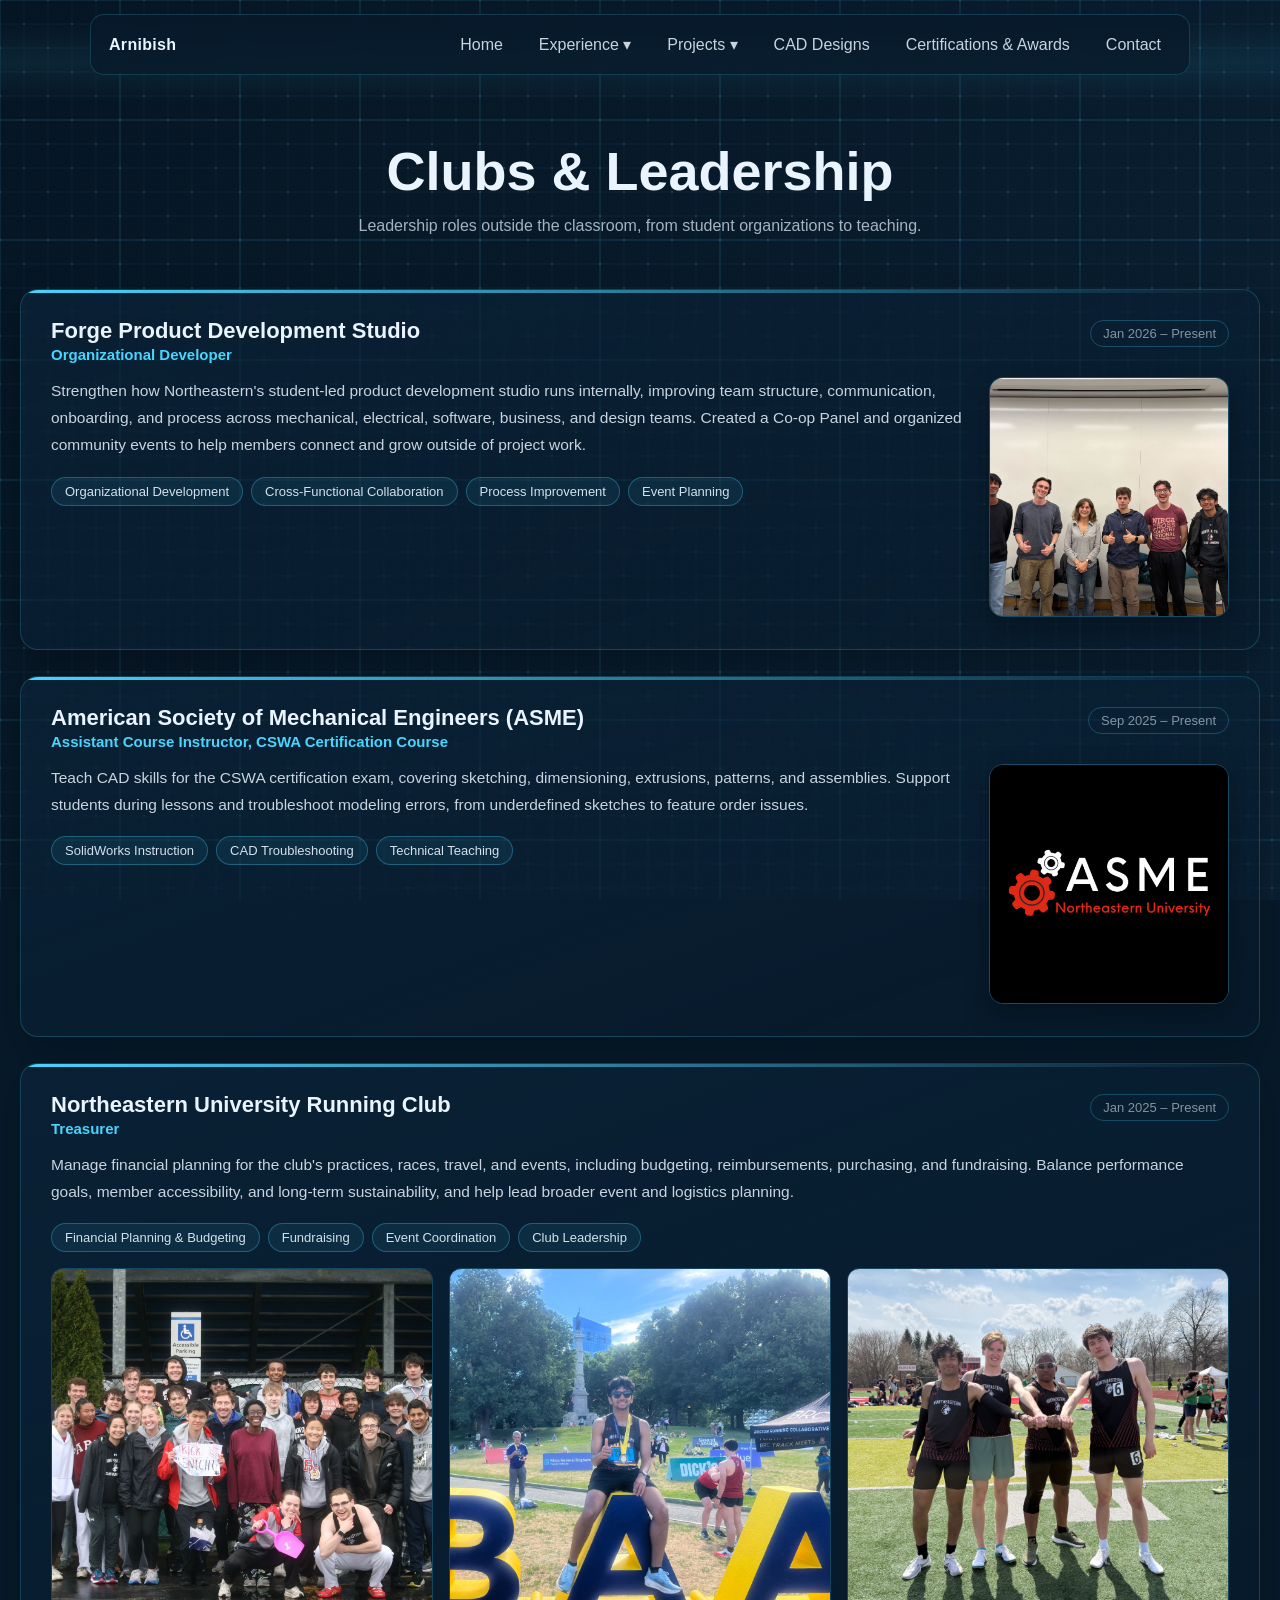
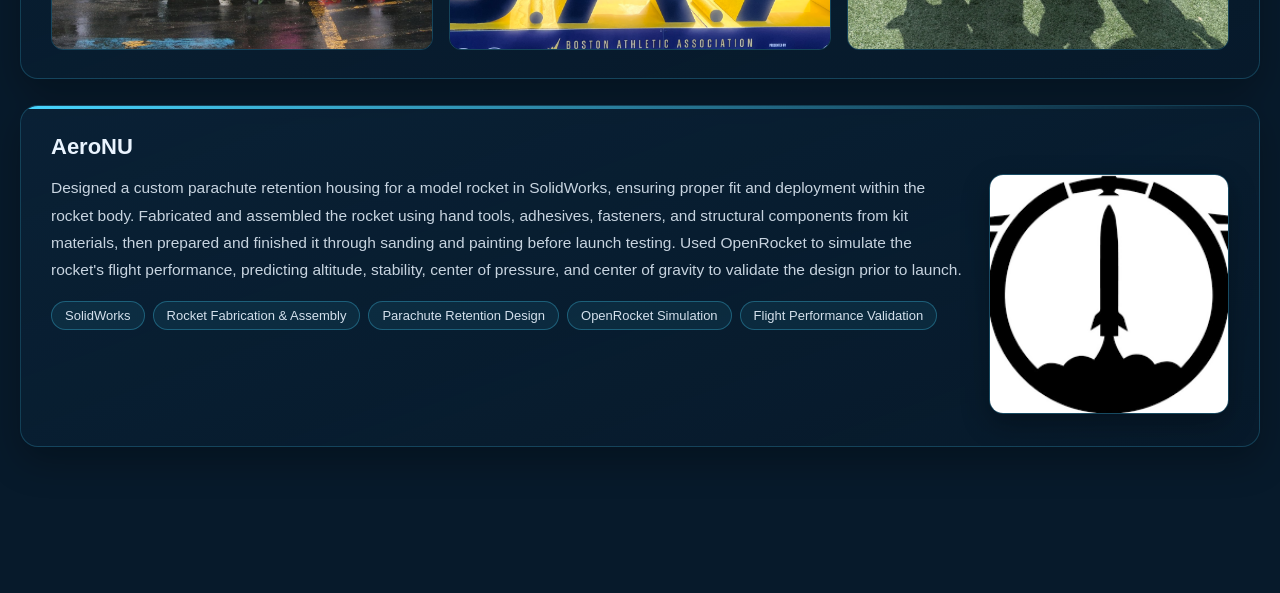
<file: clubs.html>
<!doctype html>
<html lang="en">
  <head>
    <meta charset="UTF-8" />
    <meta name="viewport" content="width=device-width, initial-scale=1.0" />
    <title>Experience | Arnibish Ray</title>
    <link rel="stylesheet" href="style.css" />
  </head>

  <body>
    <canvas id="bg"></canvas>

    <header class="nav always-show" id="nav">
      <nav class="nav-inner">
        <a class="nav-logo" href="index.html">Arnibish</a>

        <div class="nav-links">
          <a href="index.html">Home</a>

          <!-- EXPERIENCE DROPDOWN -->
          <div class="dropdown" id="expDropdown">
            <button class="dropbtn" type="button" aria-haspopup="true" aria-expanded="false">
              Experience ▾
            </button>

            <div class="dropdown-menu">
              <a href="industry.html">Industry Experience</a>
              <a href="research.html">Research Experience</a>
              <a href="clubs.html">Clubs</a>
              <a href="volunteering.html">Volunteering</a>
            </div>
          </div>

          <!-- PROJECTS DROPDOWN -->
          <div class="dropdown" id="projDropdown">
            <button class="dropbtn" type="button" aria-haspopup="true" aria-expanded="false">
              Projects ▾
            </button>

            <div class="dropdown-menu">
              <a href="projects.html#arm">Gesture-Controlled 6-Axis Robotic Arm</a>
              <a href="projects.html#livevitals">Live Patient Vitals Monitoring Enclosure</a>
              <a href="projects.html#vader">VADER Sentiment & Movement Analysis</a>
              <a href="projects.html#imu">Wearable IMU Running Biomechanics Analysis</a>
              <a href="projects.html#northend">Taste of the North End</a>
            </div>
          </div>

          <a href="cad.html">CAD Designs</a>
          <a href="certs.html">Certifications & Awards</a>
          <a href="contact.html">Contact</a>
        </div>
      </nav>
    </header>

    <main class="page page-wide">
      <h1 class="page-title">Clubs & Leadership</h1>
      <p class="exp-intro">
        Leadership roles outside the classroom, from student organizations to teaching.
      </p>

      <!-- FORGE -->
      <section class="exp-entry" id="forge">
        <div class="exp-header">
          <div class="exp-title-group">
            <span class="exp-title">Forge Product Development Studio</span>
            <span class="exp-role">Organizational Developer</span>
          </div>
          <span class="exp-dates">Jan 2026 – Present</span>
        </div>
        <div class="exp-body exp-layout">
          <div class="exp-text">
            <p>
              Strengthen how Northeastern's student-led product development studio runs
              internally, improving team structure, communication, onboarding, and process
              across mechanical, electrical, software, business, and design teams. Created a
              Co-op Panel and organized community events to help members connect and grow
              outside of project work.
            </p>
            <div class="chip-row">
              <span class="chip chip-sm">Organizational Development</span>
              <span class="chip chip-sm">Cross-Functional Collaboration</span>
              <span class="chip chip-sm">Process Improvement</span>
              <span class="chip chip-sm">Event Planning</span>
            </div>
          </div>
          <div class="exp-photo-side">
            <img src="forge_photo.png" alt="Forge Product Development Studio photo" />
          </div>
        </div>
      </section>

      <!-- ASME -->
      <section class="exp-entry" id="asme">
        <div class="exp-header">
          <div class="exp-title-group">
            <span class="exp-title">American Society of Mechanical Engineers (ASME)</span>
            <span class="exp-role">Assistant Course Instructor, CSWA Certification Course</span>
          </div>
          <span class="exp-dates">Sep 2025 – Present</span>
        </div>
        <div class="exp-body exp-layout">
          <div class="exp-text">
            <p>
              Teach CAD skills for the CSWA certification exam, covering sketching, dimensioning,
              extrusions, patterns, and assemblies. Support students during lessons and
              troubleshoot modeling errors, from underdefined sketches to feature order issues.
            </p>
            <div class="chip-row">
              <span class="chip chip-sm">SolidWorks Instruction</span>
              <span class="chip chip-sm">CAD Troubleshooting</span>
              <span class="chip chip-sm">Technical Teaching</span>
            </div>
          </div>
          <div class="exp-photo-side">
            <img src="asme_photo.png" alt="ASME CSWA course photo" />
          </div>
        </div>
      </section>

      <!-- RUNNING CLUB -->
      <section class="exp-entry" id="runningclub">
        <div class="exp-header">
          <div class="exp-title-group">
            <span class="exp-title">Northeastern University Running Club</span>
            <span class="exp-role">Treasurer</span>
          </div>
          <span class="exp-dates">Jan 2025 – Present</span>
        </div>
        <div class="exp-body">
          <p>
            Manage financial planning for the club's practices, races, travel, and events,
            including budgeting, reimbursements, purchasing, and fundraising. Balance
            performance goals, member accessibility, and long-term sustainability, and help lead
            broader event and logistics planning.
          </p>
          <div class="chip-row">
            <span class="chip chip-sm">Financial Planning & Budgeting</span>
            <span class="chip chip-sm">Fundraising</span>
            <span class="chip chip-sm">Event Coordination</span>
            <span class="chip chip-sm">Club Leadership</span>
          </div>
          <div class="exp-gallery">
            <img src="runningclub_1.png" alt="Running Club photo 1" />
            <img src="runningclub_2.png" alt="Running Club photo 2" />
            <img src="runningclub_3.png" alt="Running Club photo 3" />
          </div>
        </div>
      </section>

      <!-- AERONU -->
      <section class="exp-entry" id="aeronu">
        <div class="exp-header">
          <div class="exp-title-group">
            <span class="exp-title">AeroNU</span>
          </div>
        </div>
        <div class="exp-body exp-layout">
          <div class="exp-text">
            <p>
              Designed a custom parachute retention housing for a model rocket in SolidWorks,
              ensuring proper fit and deployment within the rocket body. Fabricated and assembled
              the rocket using hand tools, adhesives, fasteners, and structural components from
              kit materials, then prepared and finished it through sanding and painting before
              launch testing. Used OpenRocket to simulate the rocket's flight performance,
              predicting altitude, stability, center of pressure, and center of gravity to
              validate the design prior to launch.
            </p>
            <div class="chip-row">
              <span class="chip chip-sm">SolidWorks</span>
              <span class="chip chip-sm">Rocket Fabrication & Assembly</span>
              <span class="chip chip-sm">Parachute Retention Design</span>
              <span class="chip chip-sm">OpenRocket Simulation</span>
              <span class="chip chip-sm">Flight Performance Validation</span>
            </div>
          </div>
          <div class="exp-photo-side">
            <img src="aeronu.png" alt="AeroNU photo" />
          </div>
        </div>
      </section>
    </main>

    <script src="script.js"></script>
  </body>
</html>
</file>
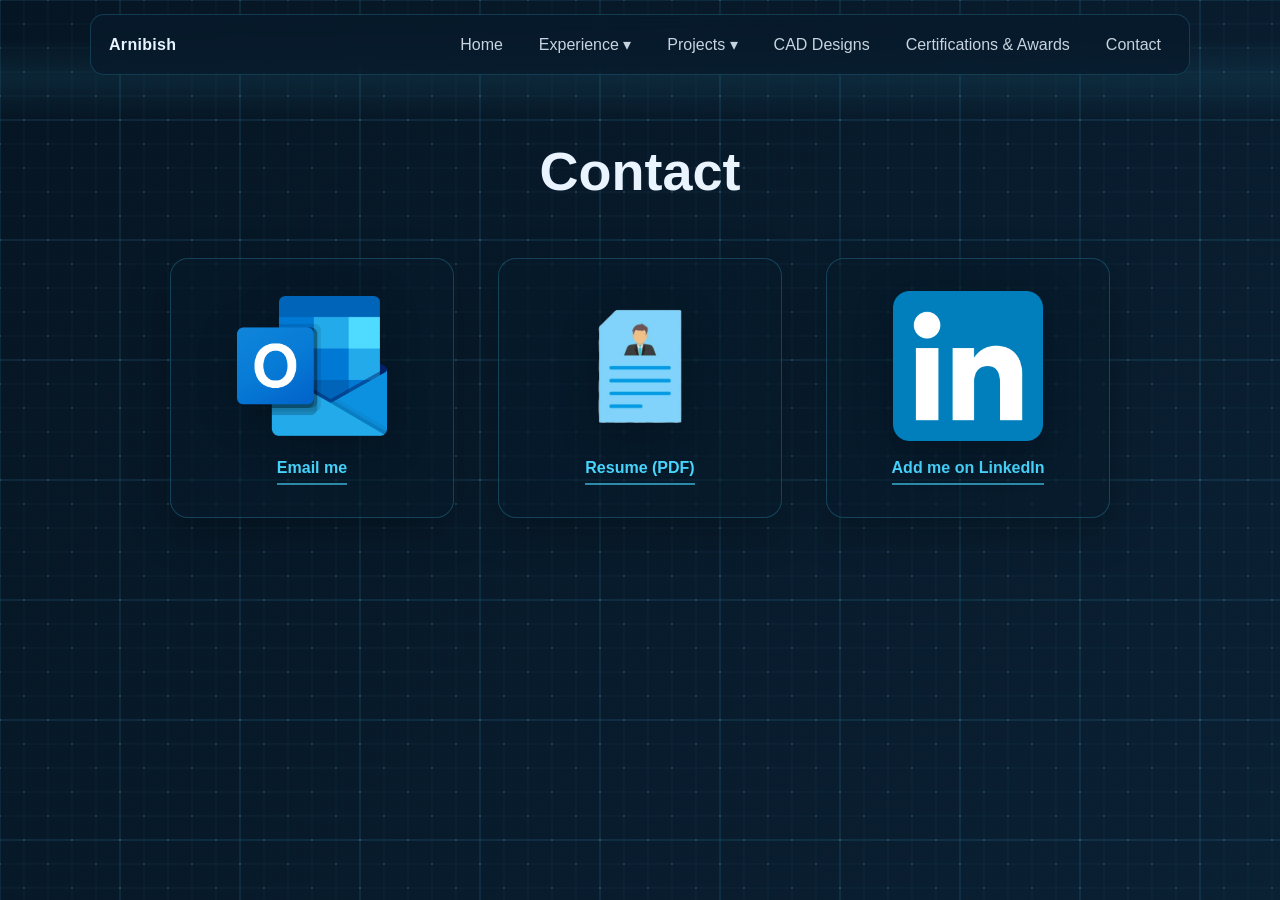
<file: contact.html>
<!doctype html>
<html lang="en">
  <head>
    <meta charset="UTF-8" />
    <meta name="viewport" content="width=device-width, initial-scale=1.0" />
    <title>Contact | Arnibish Ray</title>
    <link rel="stylesheet" href="style.css" />
  </head>

  <body>
    <canvas id="bg"></canvas>

    <header class="nav always-show" id="nav">
      <nav class="nav-inner">
        <a class="nav-logo" href="index.html">Arnibish</a>

        <div class="nav-links">
          <a href="index.html">Home</a>

          <div class="dropdown" id="expDropdown">
            <a class="dropbtn" href="experience.html" aria-haspopup="true" aria-expanded="false">
              Experience ▾
            </a>
            <div class="dropdown-menu">
              <a href="industry.html">Industry Experience</a>
              <a href="research.html">Research Experience</a>
              <a href="clubs.html">Clubs</a>
              <a href="volunteering.html">Volunteering</a>
            </div>
          </div>
          <!-- PROJECTS DROPDOWN (OPEN MENU FIRST, DOESN'T NAVIGATE AWAY) -->
          <div class="dropdown" id="projDropdown">
            <!-- IMPORTANT: href="#" so it opens dropdown instead of leaving page -->
            <a class="dropbtn" href="#" aria-haspopup="true" aria-expanded="false">Projects ▾</a>
            <div class="dropdown-menu">
              <a href="projects.html#arm">Gesture-Controlled 6-Axis Robotic Arm</a>
              <a href="projects.html#livevitals">Live Patient Vitals Monitoring Enclosure</a>
              <a href="projects.html#vader">VADER Sentiment & Movement Analysis</a>
              <a href="projects.html#imu">Wearable IMU Running Biomechanics Analysis</a>
              <a href="projects.html#northend">Taste of the North End</a>
            </div>
          </div>

          <a href="cad.html">CAD Designs</a>
          <a href="certs.html">Certifications & Awards</a>
          <a href="contact.html">Contact</a>
        </div>
        
      </nav>
    </header>

    <main class="page contact-page">
        <h1 class="page-title">Contact</h1>
      
        <div class="contact-cards">
            <!-- Email -->
            <div class="contact-card">
              <img class="contact-img" src="outlook logo.png" alt="Outlook logo" />
              <a class="contact-link" href="mailto:ray.arn@northeastern.edu">
                Email me
              </a>
            </div>
          
            <!-- Resume -->
            <div class="contact-card">
              <img class="contact-img" src="transparent resume.png" alt="Resume preview" />
              <a class="contact-link" href="arni_resume.pdf" target="_blank" rel="noopener">
                Resume (PDF)
              </a>
            </div>
          
            <!-- LinkedIn -->
            <div class="contact-card">
              <img class="contact-img" src="linkdelnlogo.png" alt="LinkedIn logo" />
              <a class="contact-link" href="https://www.linkedin.com/in/arnibish-ray" target="_blank" rel="noopener">
                Add me on LinkedIn
              </a>
            </div>
          </div>
          
      </main>
      

    <script src="script.js"></script>
  </body>
</html>
</file>
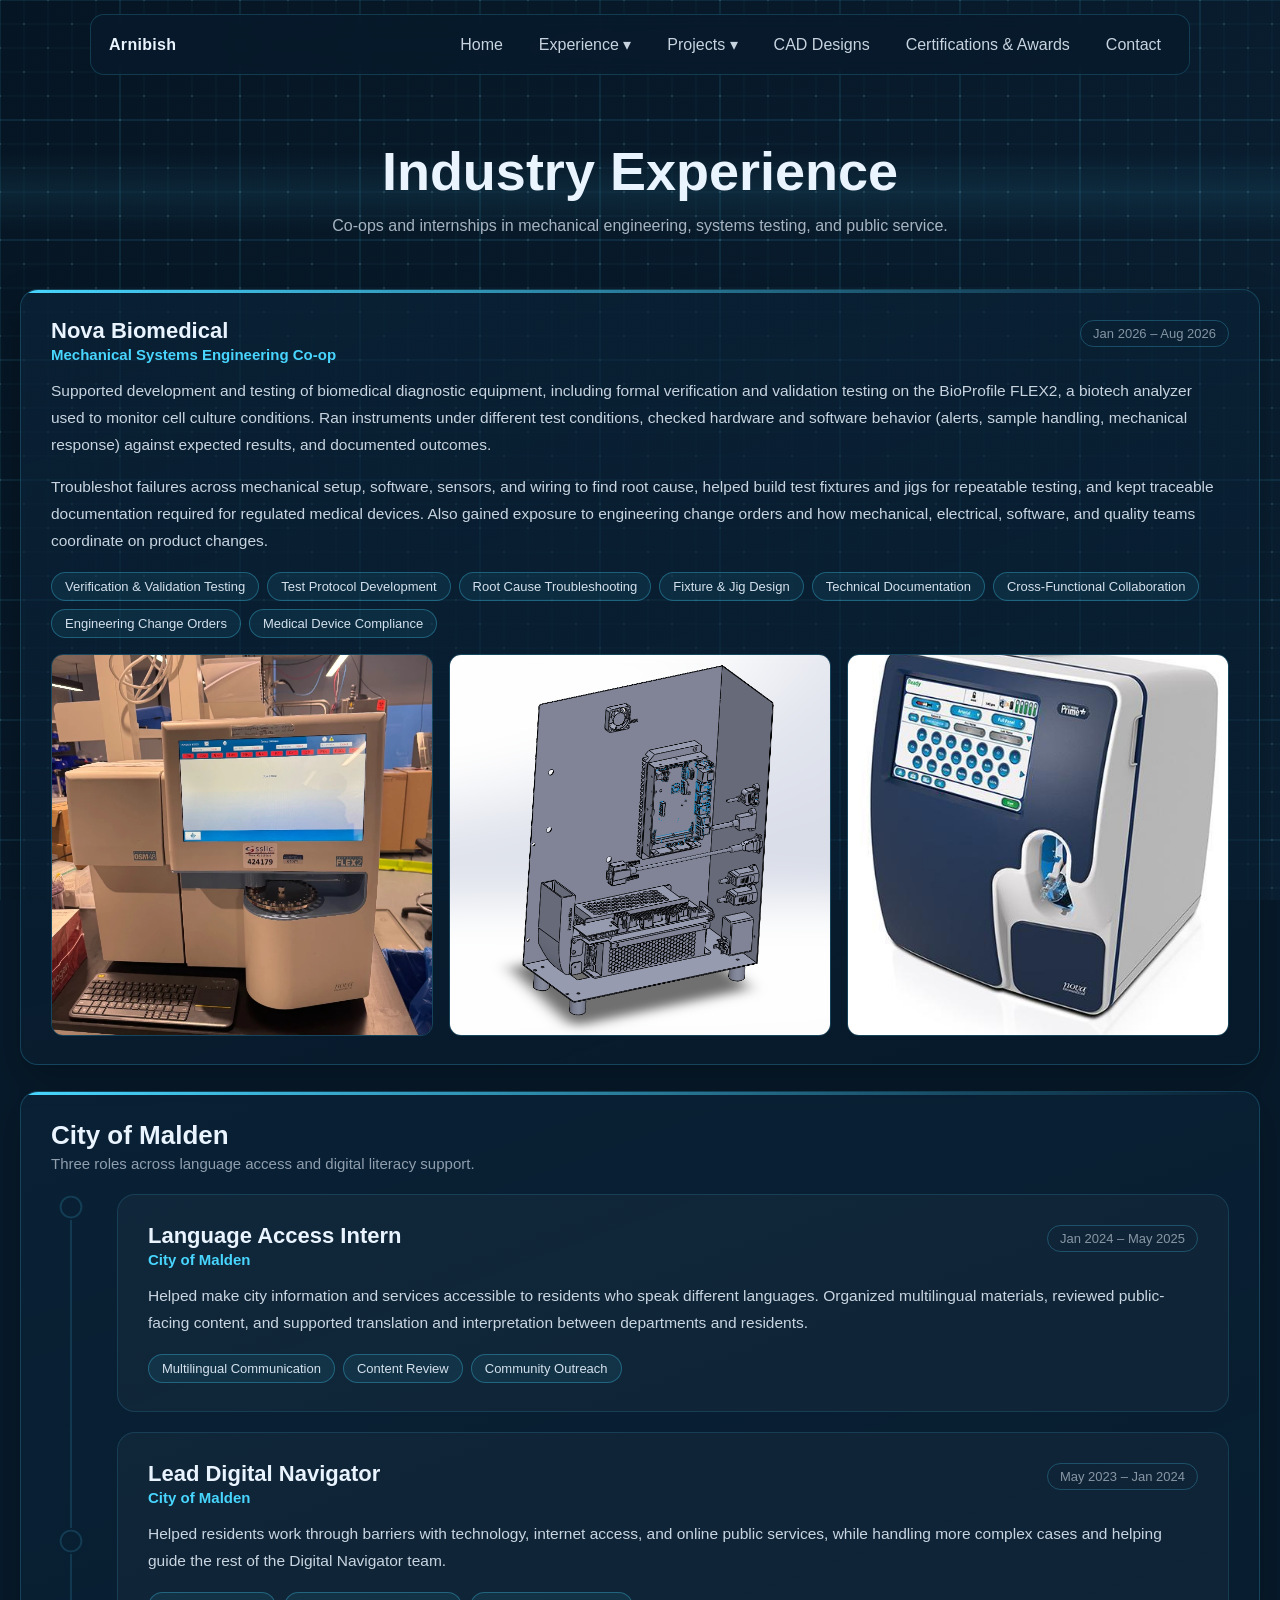
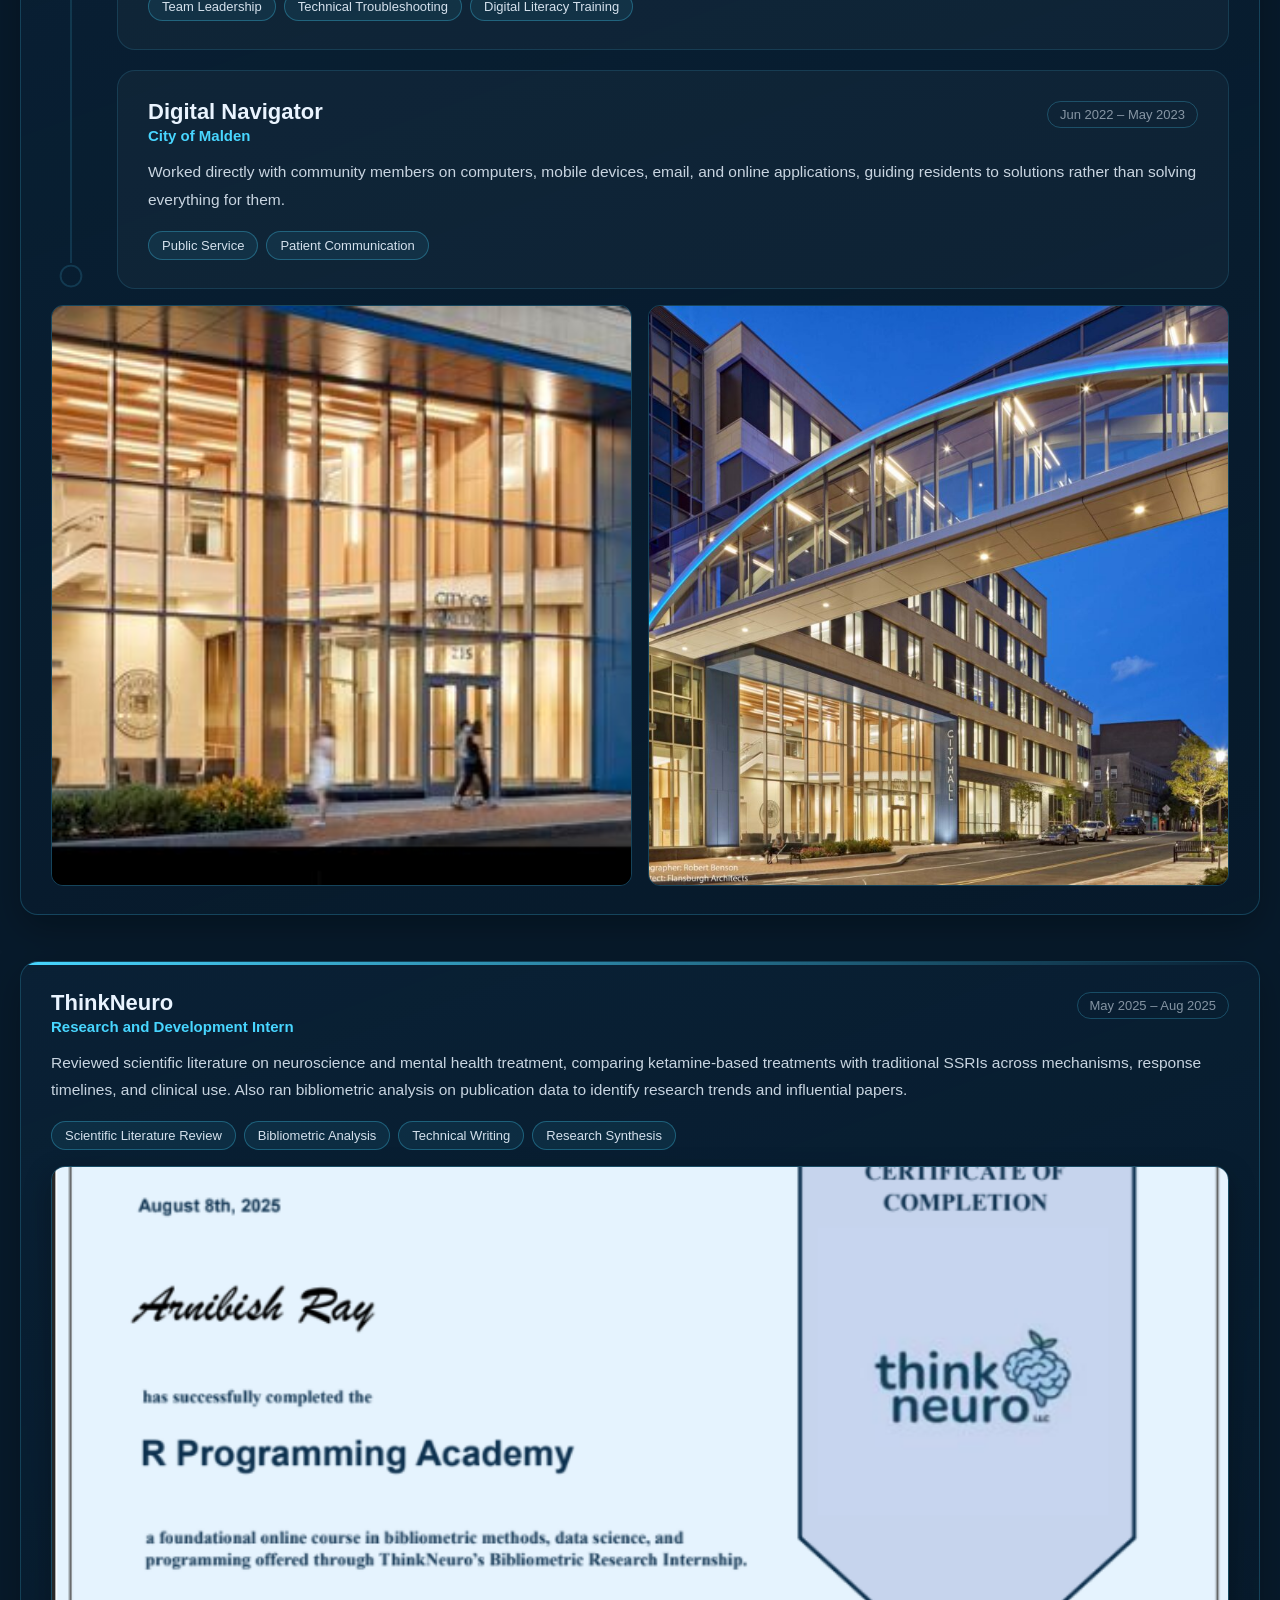
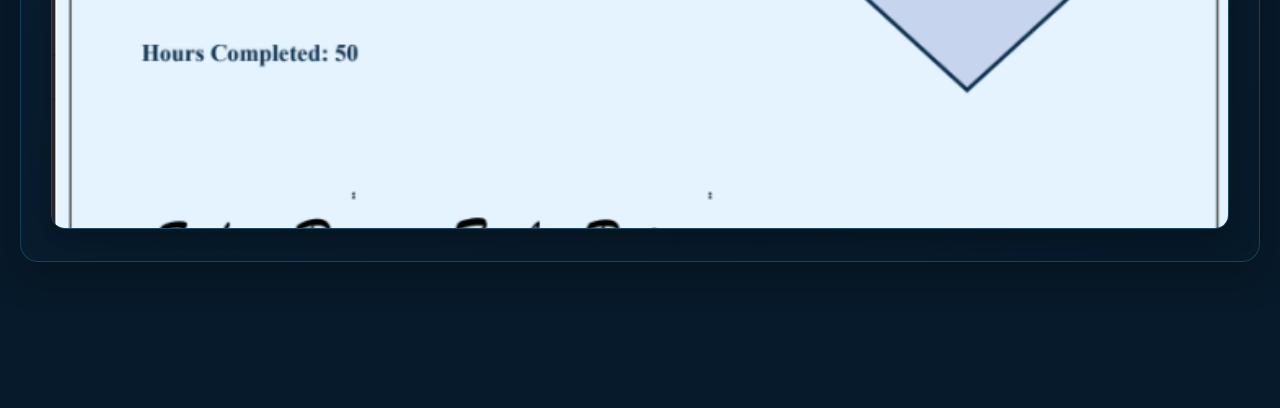
<file: industry.html>
<!doctype html>
<html lang="en">
  <head>
    <meta charset="UTF-8" />
    <meta name="viewport" content="width=device-width, initial-scale=1.0" />
    <title>Experience | Arnibish Ray</title>
    <link rel="stylesheet" href="style.css" />
  </head>

  <body>
    <canvas id="bg"></canvas>

    <header class="nav always-show" id="nav">
      <nav class="nav-inner">
        <a class="nav-logo" href="index.html">Arnibish</a>

        <div class="nav-links">
          <a href="index.html">Home</a>

          <!-- EXPERIENCE DROPDOWN -->
          <div class="dropdown" id="expDropdown">
            <button class="dropbtn" type="button" aria-haspopup="true" aria-expanded="false">
              Experience ▾
            </button>

            <div class="dropdown-menu">
              <a href="industry.html">Industry Experience</a>
              <a href="research.html">Research Experience</a>
              <a href="clubs.html">Clubs</a>
              <a href="volunteering.html">Volunteering</a>
            </div>
          </div>

          <!-- PROJECTS DROPDOWN -->
          <div class="dropdown" id="projDropdown">
            <button class="dropbtn" type="button" aria-haspopup="true" aria-expanded="false">
              Projects ▾
            </button>

            <div class="dropdown-menu">
              <a href="projects.html#arm">Gesture-Controlled 6-Axis Robotic Arm</a>
              <a href="projects.html#livevitals">Live Patient Vitals Monitoring Enclosure</a>
              <a href="projects.html#vader">VADER Sentiment & Movement Analysis</a>
              <a href="projects.html#imu">Wearable IMU Running Biomechanics Analysis</a>
              <a href="projects.html#northend">Taste of the North End</a>
            </div>
          </div>

          <a href="cad.html">CAD Designs</a>
          <a href="certs.html">Certifications & Awards</a>
          <a href="contact.html">Contact</a>
        </div>
      </nav>
    </header>

    <main class="page page-wide">
      <h1 class="page-title">Industry Experience</h1>
      <p class="exp-intro">
        Co-ops and internships in mechanical engineering, systems testing, and public service.
      </p>

      <!-- NOVA BIOMEDICAL -->
      <section class="exp-entry" id="nova">
        <div class="exp-header">
          <div class="exp-title-group">
            <span class="exp-title">Nova Biomedical</span>
            <span class="exp-role">Mechanical Systems Engineering Co-op</span>
          </div>
          <span class="exp-dates">Jan 2026 – Aug 2026</span>
        </div>
        <div class="exp-body">
          <p>
            Supported development and testing of biomedical diagnostic equipment, including
            formal verification and validation testing on the BioProfile FLEX2, a biotech
            analyzer used to monitor cell culture conditions. Ran instruments under different
            test conditions, checked hardware and software behavior (alerts, sample handling,
            mechanical response) against expected results, and documented outcomes.
          </p>
          <p>
            Troubleshot failures across mechanical setup, software, sensors, and wiring to find
            root cause, helped build test fixtures and jigs for repeatable testing, and kept
            traceable documentation required for regulated medical devices. Also gained exposure
            to engineering change orders and how mechanical, electrical, software, and quality
            teams coordinate on product changes.
          </p>
          <div class="chip-row">
            <span class="chip chip-sm">Verification & Validation Testing</span>
            <span class="chip chip-sm">Test Protocol Development</span>
            <span class="chip chip-sm">Root Cause Troubleshooting</span>
            <span class="chip chip-sm">Fixture & Jig Design</span>
            <span class="chip chip-sm">Technical Documentation</span>
            <span class="chip chip-sm">Cross-Functional Collaboration</span>
            <span class="chip chip-sm">Engineering Change Orders</span>
            <span class="chip chip-sm">Medical Device Compliance</span>
          </div>
          <div class="exp-gallery">
            <img src="nova_1.png" alt="Nova Biomedical co-op photo 1" />
            <img src="nova_2.png" alt="Nova Biomedical co-op photo 2" />
            <img src="nova_3.png" alt="Nova Biomedical co-op photo 3" />
          </div>
        </div>
      </section>

      <!-- CITY OF MALDEN GROUP -->
      <section class="exp-group" id="maldenGroup">
        <div class="exp-group-header">
          <span class="exp-title">City of Malden</span>
          <p class="exp-group-sub">Three roles across language access and digital literacy support.</p>
        </div>

        <div class="exp-group-body">
          <aside class="mini-tracker">
            <div class="tracker-item" data-target="maldenLang">
              <svg class="tracker-ring" viewBox="0 0 40 40">
                <circle class="ring-track" cx="20" cy="20" r="16"></circle>
                <circle class="ring-fill" cx="20" cy="20" r="16"></circle>
              </svg>
              <span class="tracker-label">Language Access</span>
            </div>
            <div class="tracker-connector"><div class="connector-fill"></div></div>

            <div class="tracker-item" data-target="maldenLead">
              <svg class="tracker-ring" viewBox="0 0 40 40">
                <circle class="ring-track" cx="20" cy="20" r="16"></circle>
                <circle class="ring-fill" cx="20" cy="20" r="16"></circle>
              </svg>
              <span class="tracker-label">Lead Digital Navigator</span>
            </div>
            <div class="tracker-connector"><div class="connector-fill"></div></div>

            <div class="tracker-item" data-target="maldenNav">
              <svg class="tracker-ring" viewBox="0 0 40 40">
                <circle class="ring-track" cx="20" cy="20" r="16"></circle>
                <circle class="ring-fill" cx="20" cy="20" r="16"></circle>
              </svg>
              <span class="tracker-label">Digital Navigator</span>
            </div>
          </aside>

          <div class="exp-group-list">
            <div class="exp-entry" id="maldenLang">
              <div class="exp-header">
                <div class="exp-title-group">
                  <span class="exp-title">Language Access Intern</span>
                  <span class="exp-role">City of Malden</span>
                </div>
                <span class="exp-dates">Jan 2024 – May 2025</span>
              </div>
              <div class="exp-body">
                <p>
                  Helped make city information and services accessible to residents who speak
                  different languages. Organized multilingual materials, reviewed public-facing
                  content, and supported translation and interpretation between departments and
                  residents.
                </p>
                <div class="chip-row">
                  <span class="chip chip-sm">Multilingual Communication</span>
                  <span class="chip chip-sm">Content Review</span>
                  <span class="chip chip-sm">Community Outreach</span>
                </div>
              </div>
            </div>

            <div class="exp-entry" id="maldenLead">
              <div class="exp-header">
                <div class="exp-title-group">
                  <span class="exp-title">Lead Digital Navigator</span>
                  <span class="exp-role">City of Malden</span>
                </div>
                <span class="exp-dates">May 2023 – Jan 2024</span>
              </div>
              <div class="exp-body">
                <p>
                  Helped residents work through barriers with technology, internet access, and
                  online public services, while handling more complex cases and helping guide
                  the rest of the Digital Navigator team.
                </p>
                <div class="chip-row">
                  <span class="chip chip-sm">Team Leadership</span>
                  <span class="chip chip-sm">Technical Troubleshooting</span>
                  <span class="chip chip-sm">Digital Literacy Training</span>
                </div>
              </div>
            </div>

            <div class="exp-entry" id="maldenNav">
              <div class="exp-header">
                <div class="exp-title-group">
                  <span class="exp-title">Digital Navigator</span>
                  <span class="exp-role">City of Malden</span>
                </div>
                <span class="exp-dates">Jun 2022 – May 2023</span>
              </div>
              <div class="exp-body">
                <p>
                  Worked directly with community members on computers, mobile devices, email,
                  and online applications, guiding residents to solutions rather than solving
                  everything for them.
                </p>
                <div class="chip-row">
                  <span class="chip chip-sm">Public Service</span>
                  <span class="chip chip-sm">Patient Communication</span>
                </div>
              </div>
            </div>
          </div>
        </div>

        <div class="exp-gallery">
          <img src="malden_1.png" alt="City of Malden work photo 1" />
          <img src="malden_2.png" alt="City of Malden work photo 2" />
        </div>
      </section>

      <!-- THINKNEURO -->
      <section class="exp-entry" id="thinkneuro">
        <div class="exp-header">
          <div class="exp-title-group">
            <span class="exp-title">ThinkNeuro</span>
            <span class="exp-role">Research and Development Intern</span>
          </div>
          <span class="exp-dates">May 2025 – Aug 2025</span>
        </div>
        <div class="exp-body">
          <p>
            Reviewed scientific literature on neuroscience and mental health treatment,
            comparing ketamine-based treatments with traditional SSRIs across mechanisms,
            response timelines, and clinical use. Also ran bibliometric analysis on publication
            data to identify research trends and influential papers.
          </p>
          <div class="chip-row">
            <span class="chip chip-sm">Scientific Literature Review</span>
            <span class="chip chip-sm">Bibliometric Analysis</span>
            <span class="chip chip-sm">Technical Writing</span>
            <span class="chip chip-sm">Research Synthesis</span>
          </div>
          <img class="exp-photo-large" src="thinkneuro_1.png" alt="ThinkNeuro internship photo" />
        </div>
      </section>
    </main>

    <script src="script.js"></script>
  </body>
</html>
</file>
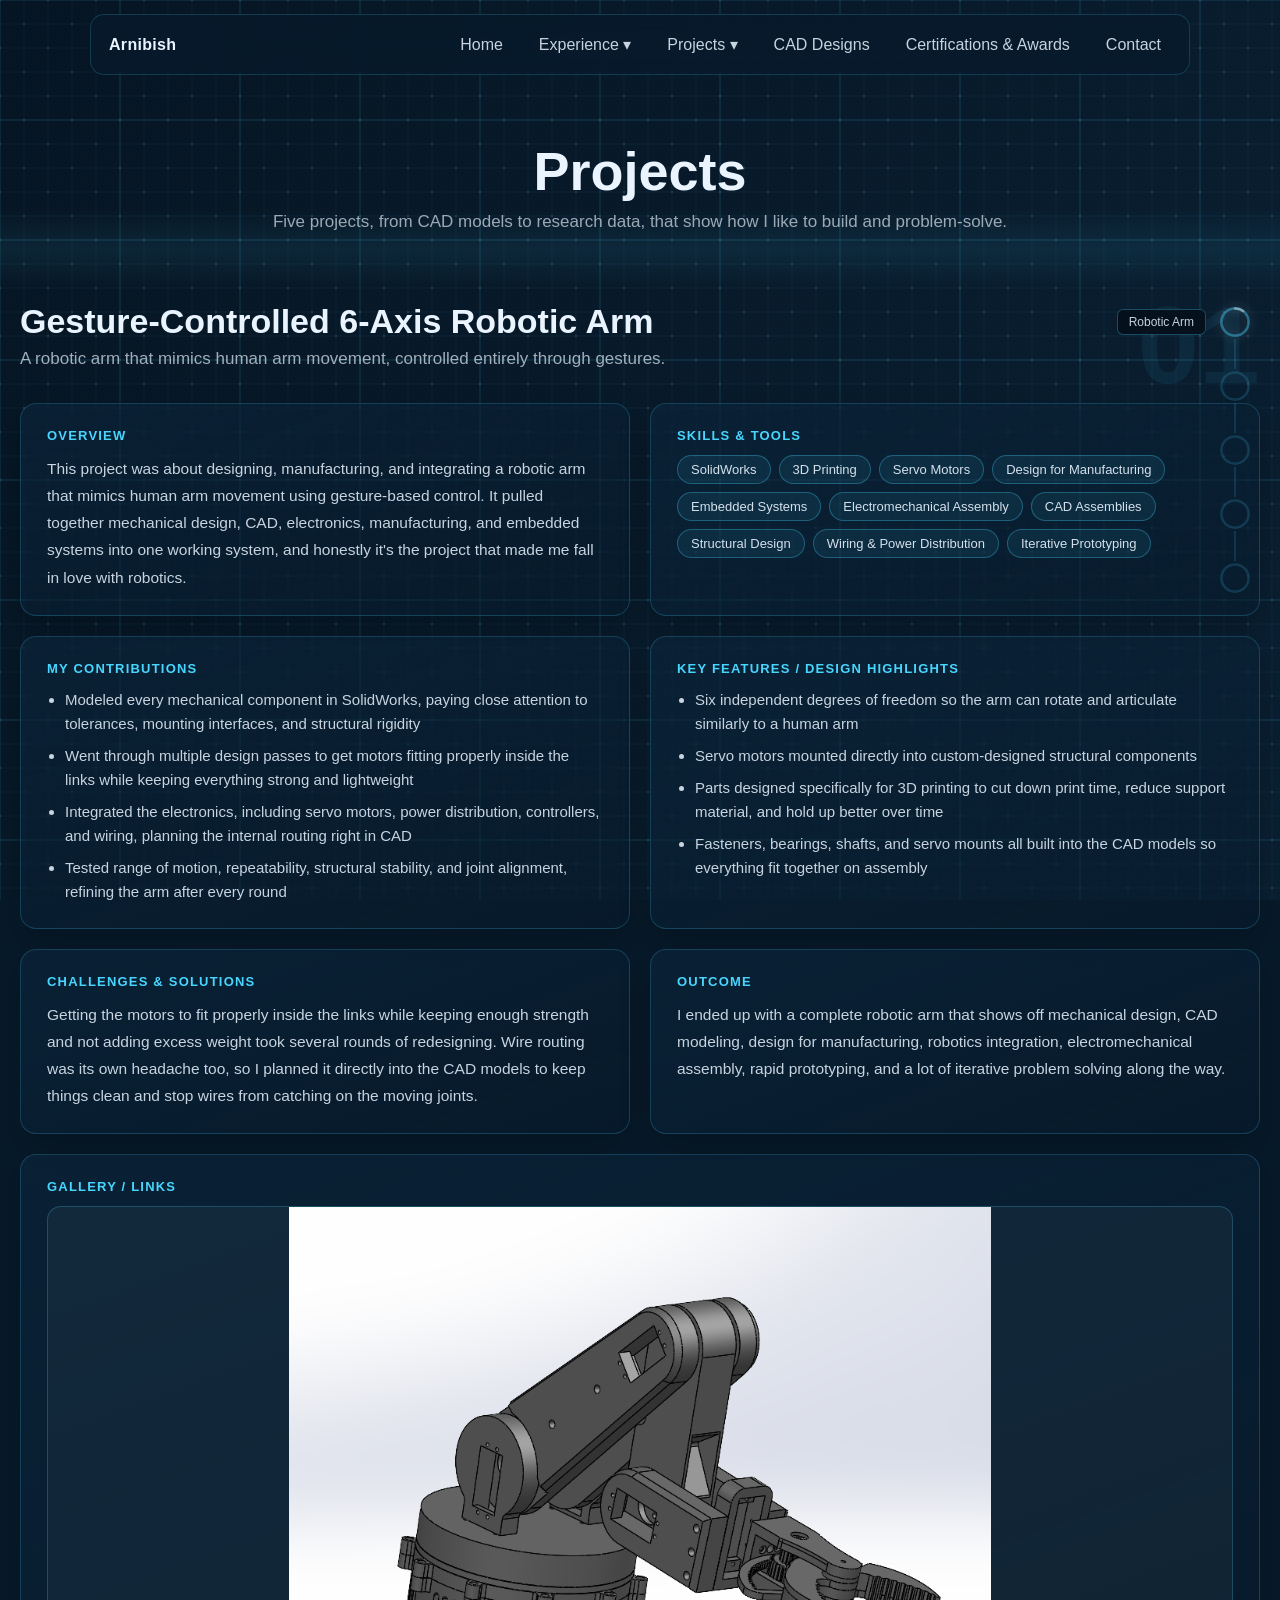
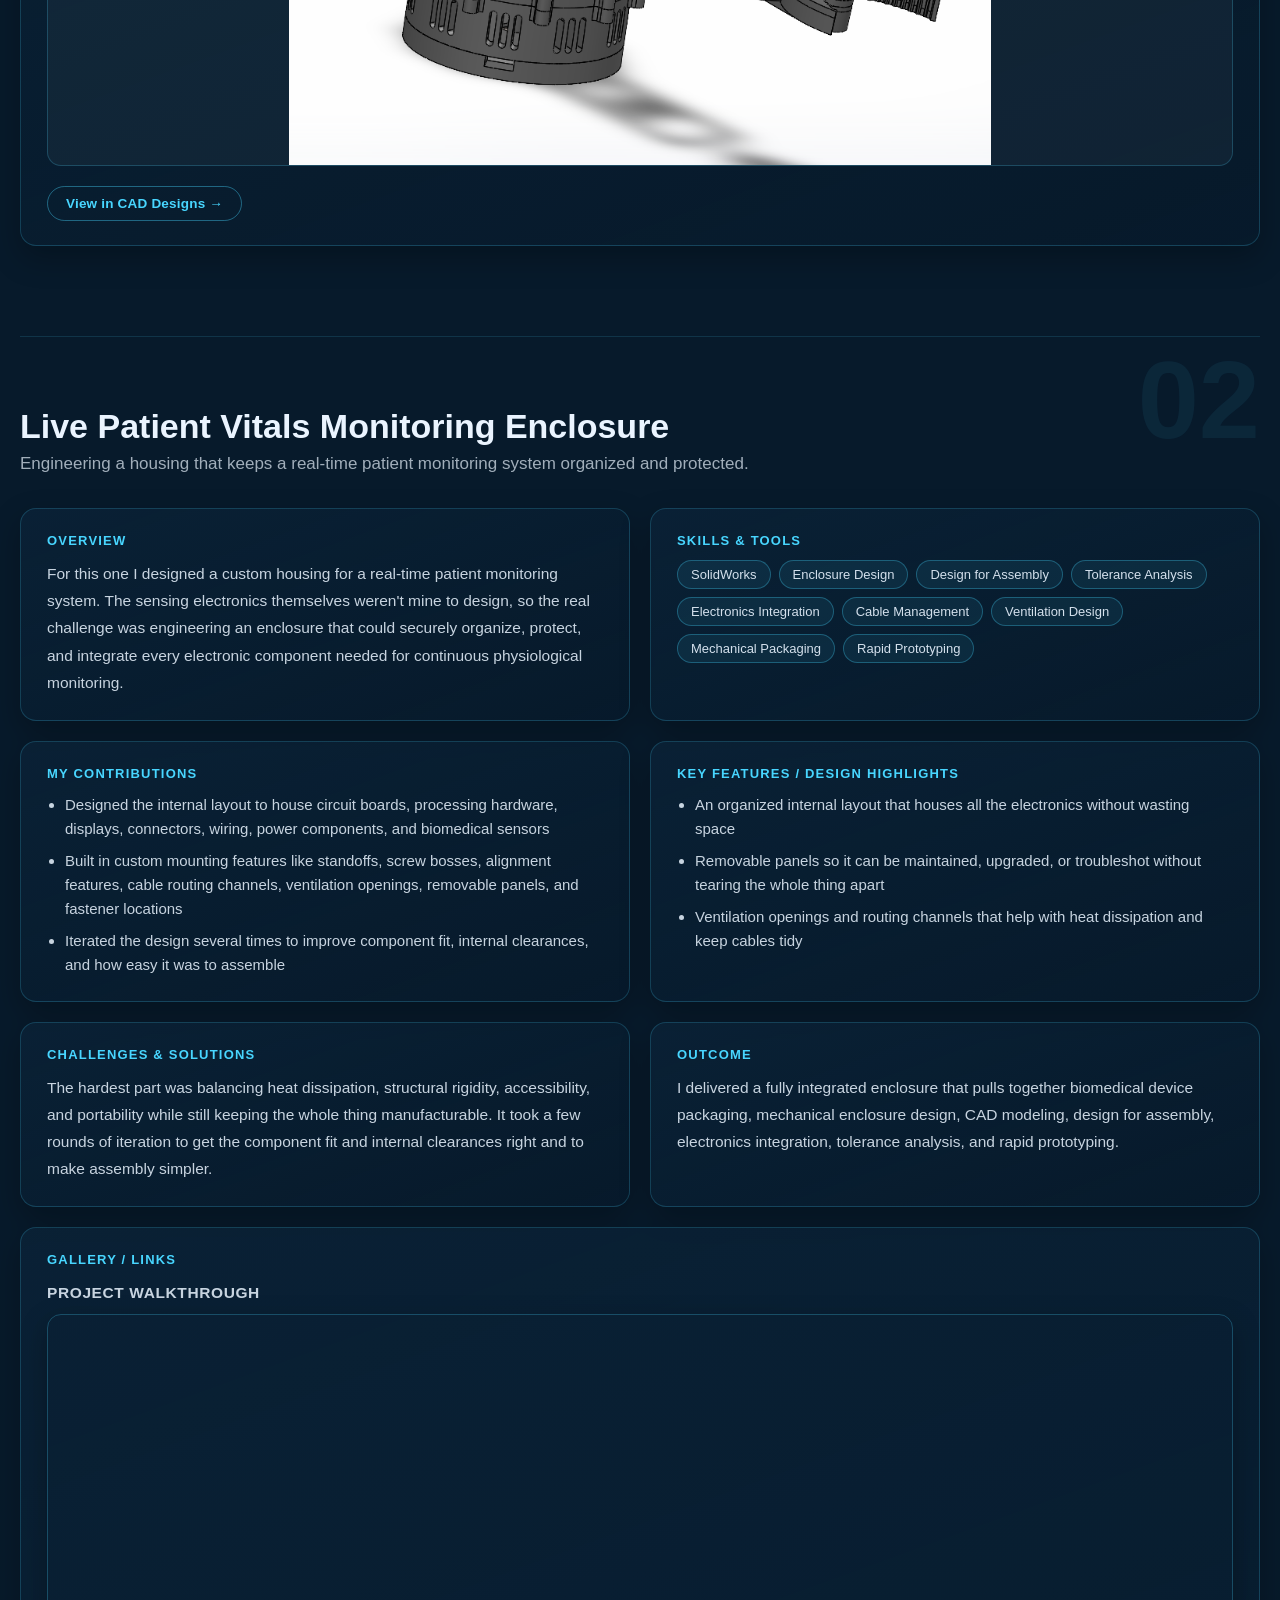
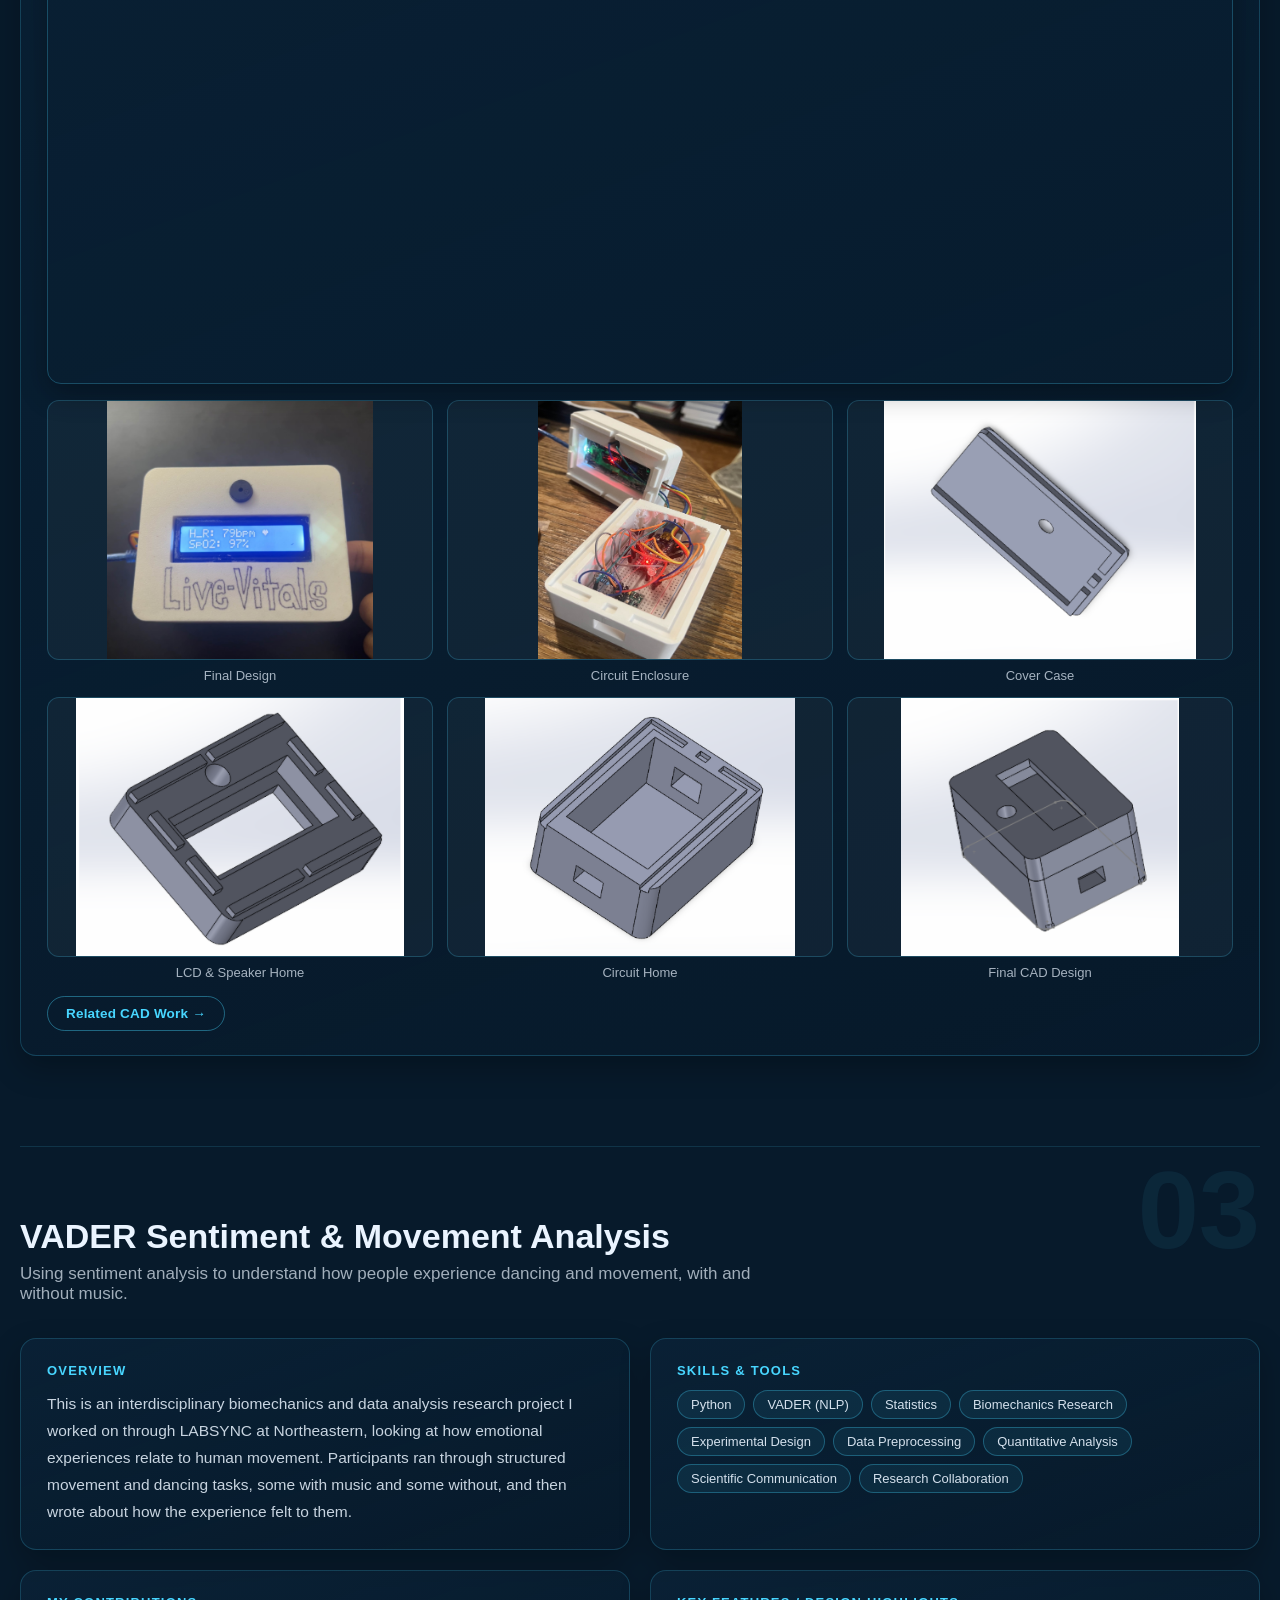
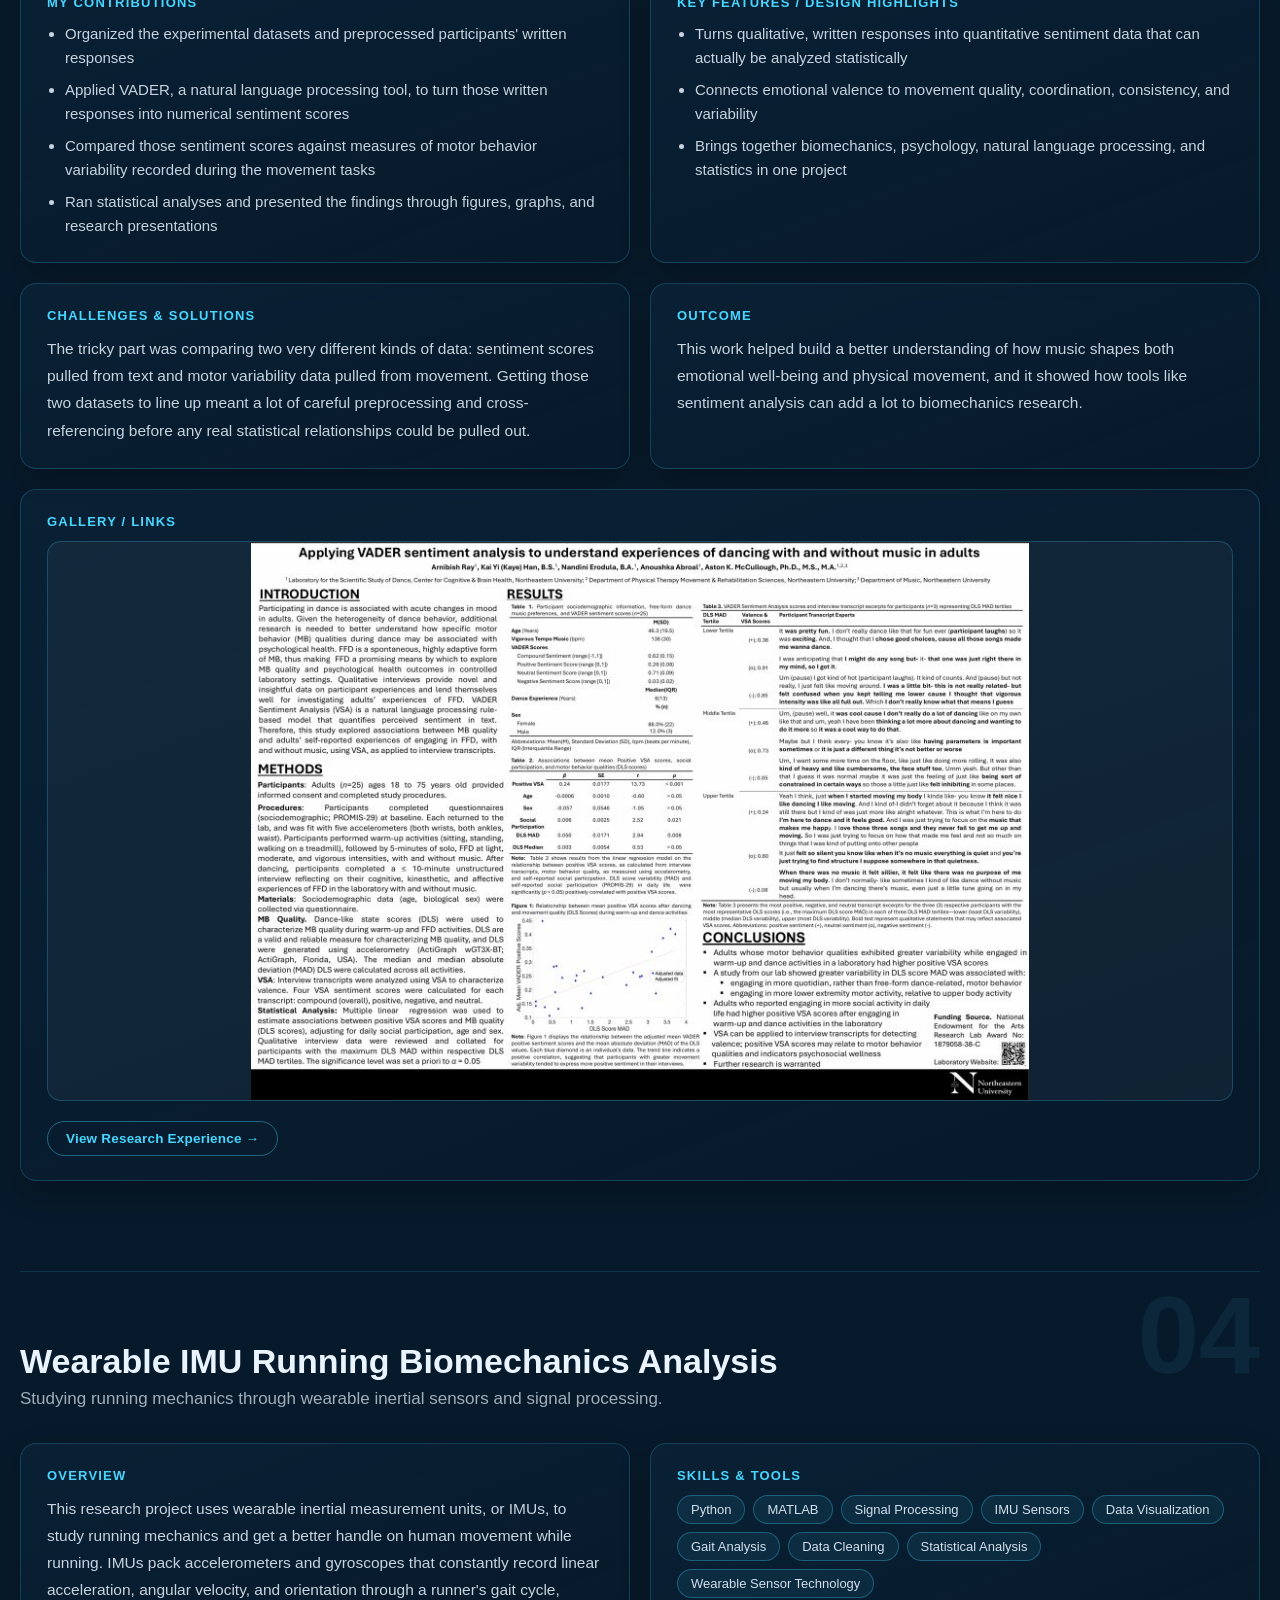
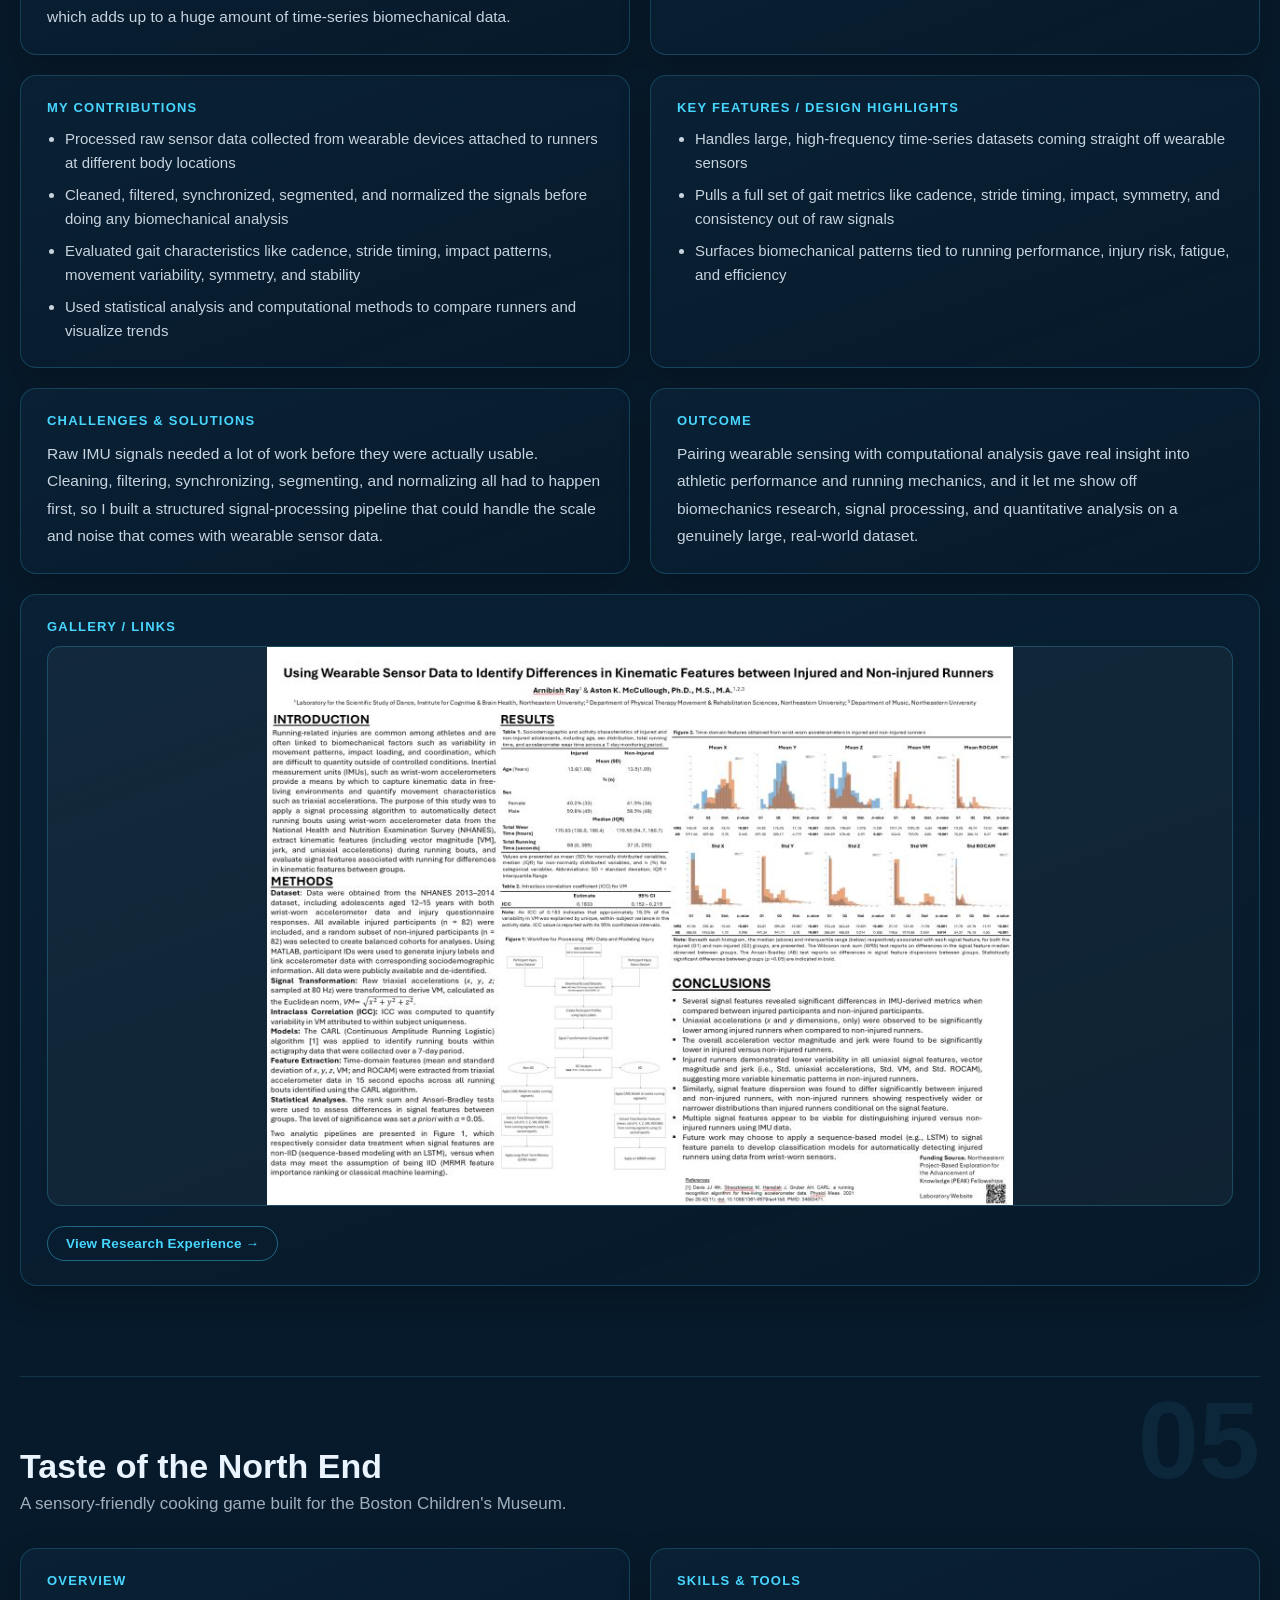
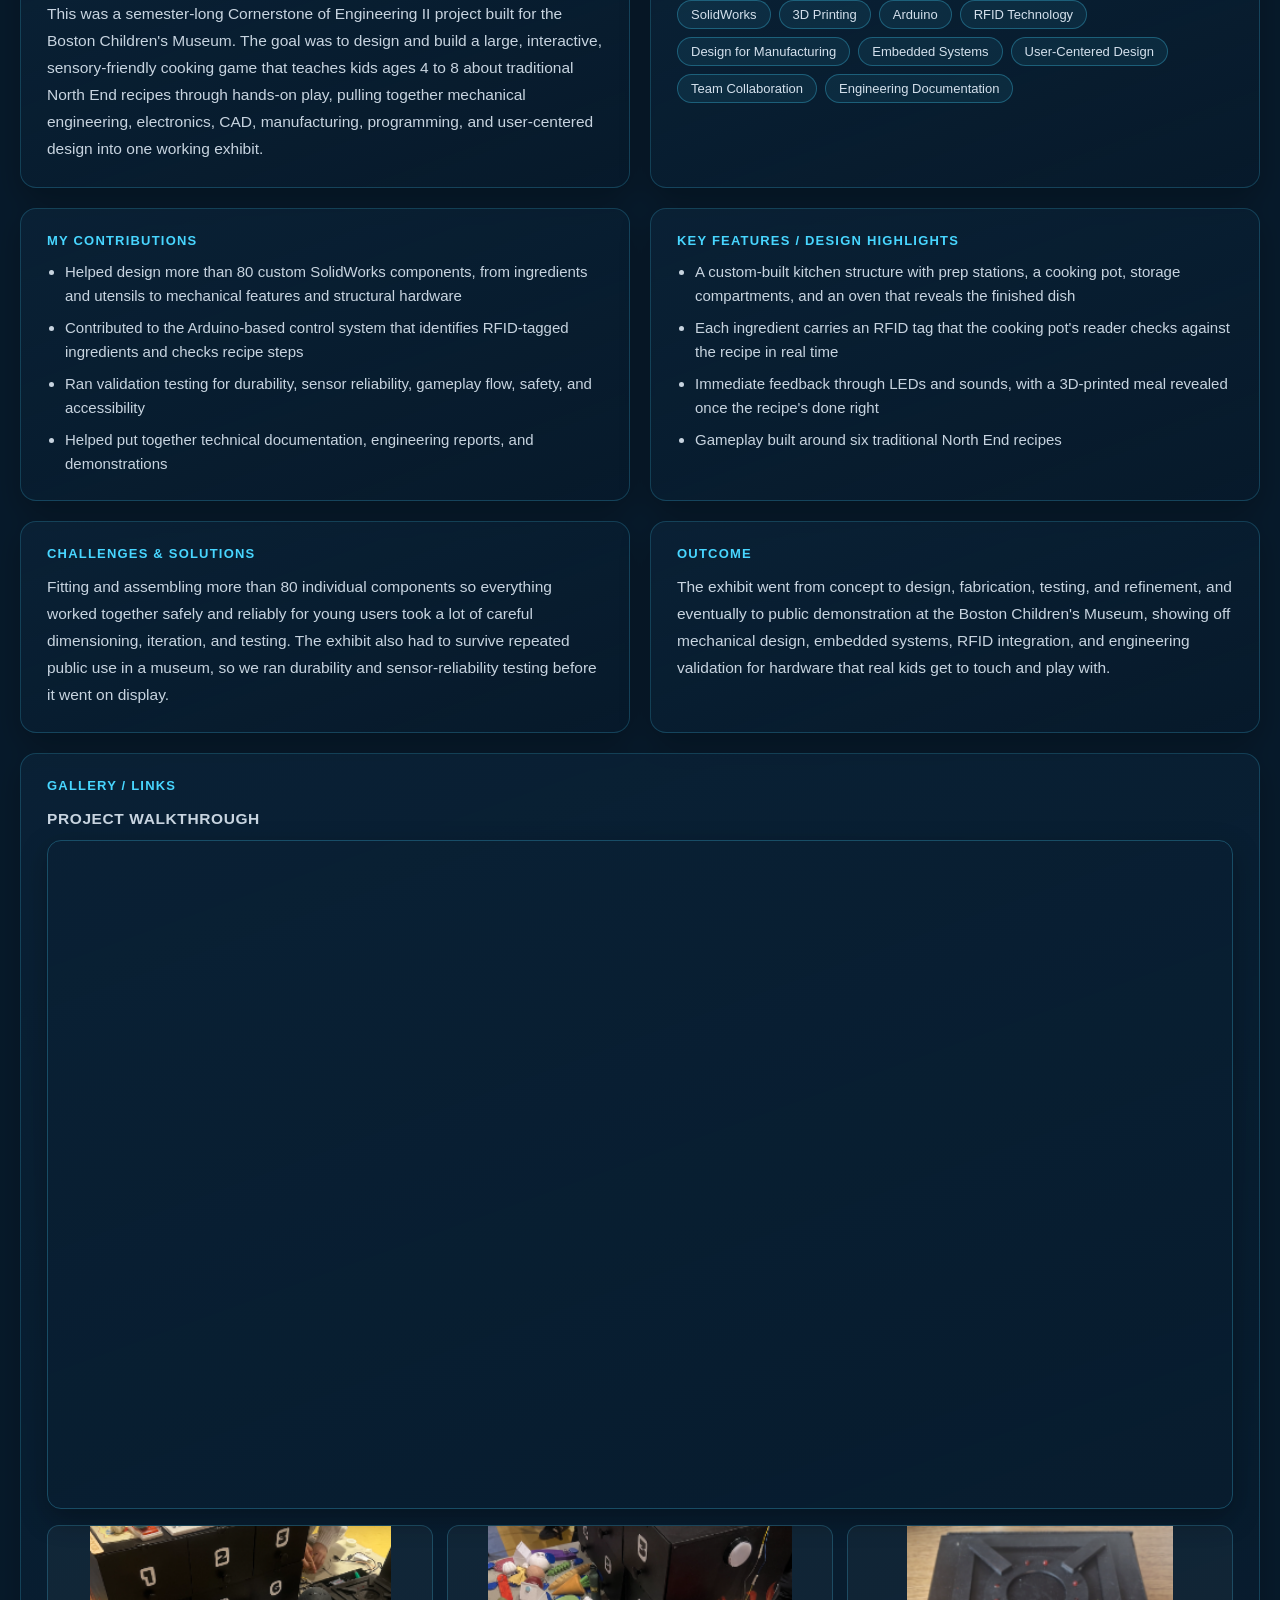
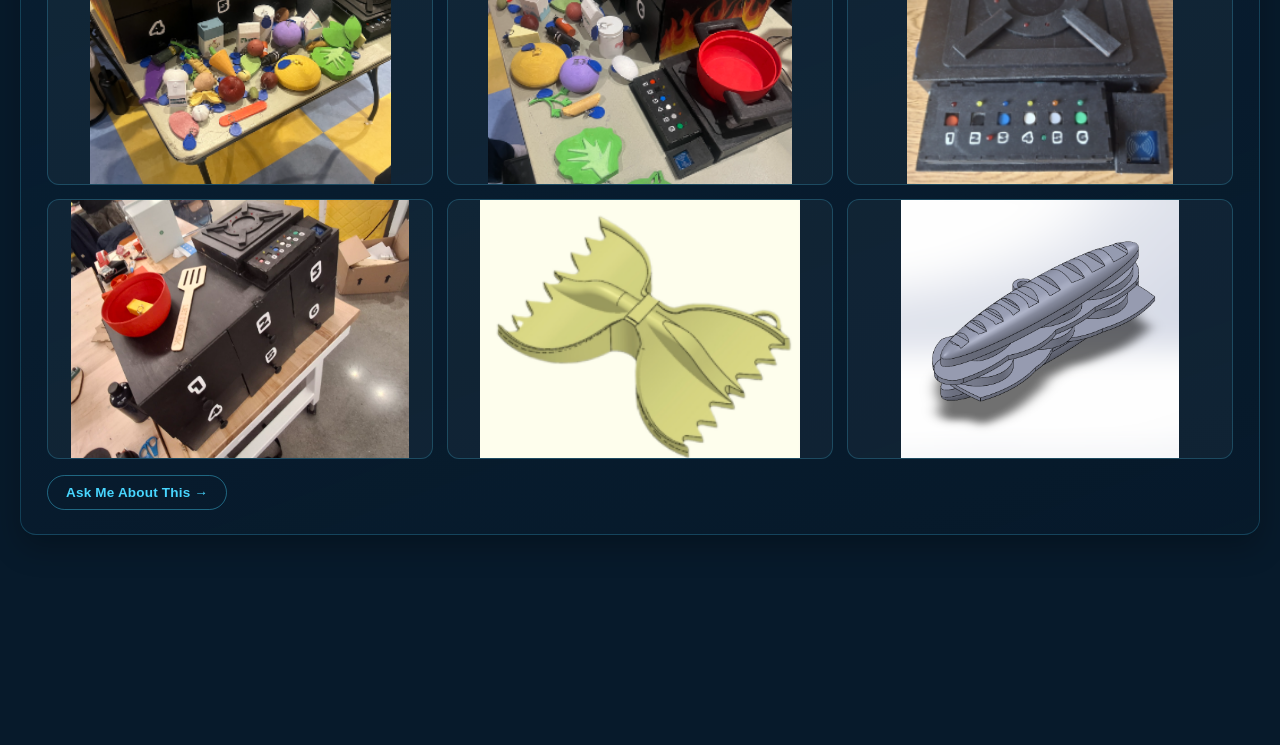
<file: projects.html>
<!doctype html>
<html lang="en">
  <head>
    <meta charset="UTF-8" />
    <meta name="viewport" content="width=device-width, initial-scale=1.0" />
    <title>Projects | Arnibish Ray</title>
    <link rel="stylesheet" href="style.css" />
  </head>

  <body>
    <canvas id="bg"></canvas>

    <!-- NAVBAR (always visible on non-home pages) -->
    <header class="nav always-show" id="nav">
      <nav class="nav-inner">
        <a class="nav-logo" href="index.html">Arnibish</a>

        <div class="nav-links">
          <a href="index.html">Home</a>

          <!-- EXPERIENCE DROPDOWN -->
          <div class="dropdown" id="expDropdown">
            <button class="dropbtn" type="button" aria-haspopup="true" aria-expanded="false">
              Experience ▾
            </button>
            <div class="dropdown-menu">
              <div class="dropdown-menu">
                <a href="industry.html">Industry Experience</a>
                <a href="research.html">Research Experience</a>
                <a href="clubs.html">Clubs</a>
                <a href="volunteering.html">Volunteering</a>
              </div>
            </div>
          </div>

          <!-- PROJECTS DROPDOWN (THIS PAGE) -->
          <div class="dropdown" id="projDropdown">
            <button class="dropbtn" type="button" aria-haspopup="true" aria-expanded="false">
              Projects ▾
            </button>
            <div class="dropdown-menu">
              <a href="#arm">Gesture-Controlled 6-Axis Robotic Arm</a>
              <a href="#livevitals">Live Patient Vitals Monitoring Enclosure</a>
              <a href="#vader">VADER Sentiment & Movement Analysis</a>
              <a href="#imu">Wearable IMU Running Biomechanics Analysis</a>
              <a href="#northend">Taste of the North End</a>
            </div>
          </div>

          <a href="cad.html">CAD Designs</a>
          <a href="certs.html">Certifications & Awards</a>
          <a href="contact.html">Contact</a>
        </div>
      </nav>
    </header>

    <!-- SCROLL TRACKER -->
    <aside class="scroll-tracker" id="scrollTracker">
      <div class="tracker-item" data-target="arm">
        <svg class="tracker-ring" viewBox="0 0 40 40">
          <circle class="ring-track" cx="20" cy="20" r="16"></circle>
          <circle class="ring-fill" cx="20" cy="20" r="16"></circle>
        </svg>
        <span class="tracker-label">Robotic Arm</span>
      </div>
      <div class="tracker-connector"><div class="connector-fill"></div></div>

      <div class="tracker-item" data-target="livevitals">
        <svg class="tracker-ring" viewBox="0 0 40 40">
          <circle class="ring-track" cx="20" cy="20" r="16"></circle>
          <circle class="ring-fill" cx="20" cy="20" r="16"></circle>
        </svg>
        <span class="tracker-label">Vitals Enclosure</span>
      </div>
      <div class="tracker-connector"><div class="connector-fill"></div></div>

      <div class="tracker-item" data-target="vader">
        <svg class="tracker-ring" viewBox="0 0 40 40">
          <circle class="ring-track" cx="20" cy="20" r="16"></circle>
          <circle class="ring-fill" cx="20" cy="20" r="16"></circle>
        </svg>
        <span class="tracker-label">VADER Analysis</span>
      </div>
      <div class="tracker-connector"><div class="connector-fill"></div></div>

      <div class="tracker-item" data-target="imu">
        <svg class="tracker-ring" viewBox="0 0 40 40">
          <circle class="ring-track" cx="20" cy="20" r="16"></circle>
          <circle class="ring-fill" cx="20" cy="20" r="16"></circle>
        </svg>
        <span class="tracker-label">IMU Biomechanics</span>
      </div>
      <div class="tracker-connector"><div class="connector-fill"></div></div>

      <div class="tracker-item" data-target="northend">
        <svg class="tracker-ring" viewBox="0 0 40 40">
          <circle class="ring-track" cx="20" cy="20" r="16"></circle>
          <circle class="ring-fill" cx="20" cy="20" r="16"></circle>
        </svg>
        <span class="tracker-label">North End</span>
      </div>
    </aside>

    <main class="page page-wide">
      <h1 class="page-title">Projects</h1>
      <p class="page-subtitle">Five projects, from CAD models to research data, that show how I like to build and problem-solve.</p>

      <!-- PROJECT 1 -->
      <section id="arm" class="project-section">
        <span class="project-index">01</span>
        <div class="project-hero">
          <h2 class="project-title">Gesture-Controlled 6-Axis Robotic Arm</h2>
          <p class="project-tagline">A robotic arm that mimics human arm movement, controlled entirely through gestures.</p>
        </div>

        <div class="project-grid">
          <div class="project-block">
            <h3>Overview</h3>
            <p>
              This project was about designing, manufacturing, and integrating a robotic arm
              that mimics human arm movement using gesture-based control. It pulled together
              mechanical design, CAD, electronics, manufacturing, and embedded systems into one
              working system, and honestly it's the project that made me fall in love with
              robotics.
            </p>
          </div>

          <div class="project-block">
            <h3>Skills & Tools</h3>
            <div class="chip-row">
              <span class="chip chip-sm">SolidWorks</span>
              <span class="chip chip-sm">3D Printing</span>
              <span class="chip chip-sm">Servo Motors</span>
              <span class="chip chip-sm">Design for Manufacturing</span>
              <span class="chip chip-sm">Embedded Systems</span>
              <span class="chip chip-sm">Electromechanical Assembly</span>
              <span class="chip chip-sm">CAD Assemblies</span>
              <span class="chip chip-sm">Structural Design</span>
              <span class="chip chip-sm">Wiring & Power Distribution</span>
              <span class="chip chip-sm">Iterative Prototyping</span>
            </div>
          </div>

          <div class="project-block">
            <h3>My Contributions</h3>
            <ul>
              <li>Modeled every mechanical component in SolidWorks, paying close attention to tolerances, mounting interfaces, and structural rigidity</li>
              <li>Went through multiple design passes to get motors fitting properly inside the links while keeping everything strong and lightweight</li>
              <li>Integrated the electronics, including servo motors, power distribution, controllers, and wiring, planning the internal routing right in CAD</li>
              <li>Tested range of motion, repeatability, structural stability, and joint alignment, refining the arm after every round</li>
            </ul>
          </div>

          <div class="project-block">
            <h3>Key Features / Design Highlights</h3>
            <ul>
              <li>Six independent degrees of freedom so the arm can rotate and articulate similarly to a human arm</li>
              <li>Servo motors mounted directly into custom-designed structural components</li>
              <li>Parts designed specifically for 3D printing to cut down print time, reduce support material, and hold up better over time</li>
              <li>Fasteners, bearings, shafts, and servo mounts all built into the CAD models so everything fit together on assembly</li>
            </ul>
          </div>

          <div class="project-block">
            <h3>Challenges & Solutions</h3>
            <p>
              Getting the motors to fit properly inside the links while keeping enough strength
              and not adding excess weight took several rounds of redesigning. Wire routing was
              its own headache too, so I planned it directly into the CAD models to keep things
              clean and stop wires from catching on the moving joints.
            </p>
          </div>

          <div class="project-block">
            <h3>Outcome</h3>
            <p>
              I ended up with a complete robotic arm that shows off mechanical design, CAD
              modeling, design for manufacturing, robotics integration, electromechanical
              assembly, rapid prototyping, and a lot of iterative problem solving along the way.
            </p>
          </div>

          <div class="project-block project-gallery-block">
            <h3>Gallery / Links</h3>
            <img class="project-poster" src="guesture_1.png" alt="Gesture-Controlled 6-Axis Robotic Arm" />
            <div class="project-links">
              <a class="project-link" href="cad.html">View in CAD Designs →</a>
            </div>
          </div>
        </div>
      </section>

      <!-- PROJECT 2 -->
      <section id="livevitals" class="project-section">
        <span class="project-index">02</span>
        <div class="project-hero">
          <h2 class="project-title">Live Patient Vitals Monitoring Enclosure</h2>
          <p class="project-tagline">Engineering a housing that keeps a real-time patient monitoring system organized and protected.</p>
        </div>

        <div class="project-grid">
          <div class="project-block">
            <h3>Overview</h3>
            <p>
              For this one I designed a custom housing for a real-time patient monitoring
              system. The sensing electronics themselves weren't mine to design, so the real
              challenge was engineering an enclosure that could securely organize, protect, and
              integrate every electronic component needed for continuous physiological
              monitoring.
            </p>
          </div>

          <div class="project-block">
            <h3>Skills & Tools</h3>
            <div class="chip-row">
              <span class="chip chip-sm">SolidWorks</span>
              <span class="chip chip-sm">Enclosure Design</span>
              <span class="chip chip-sm">Design for Assembly</span>
              <span class="chip chip-sm">Tolerance Analysis</span>
              <span class="chip chip-sm">Electronics Integration</span>
              <span class="chip chip-sm">Cable Management</span>
              <span class="chip chip-sm">Ventilation Design</span>
              <span class="chip chip-sm">Mechanical Packaging</span>
              <span class="chip chip-sm">Rapid Prototyping</span>
            </div>
          </div>

          <div class="project-block">
            <h3>My Contributions</h3>
            <ul>
              <li>Designed the internal layout to house circuit boards, processing hardware, displays, connectors, wiring, power components, and biomedical sensors</li>
              <li>Built in custom mounting features like standoffs, screw bosses, alignment features, cable routing channels, ventilation openings, removable panels, and fastener locations</li>
              <li>Iterated the design several times to improve component fit, internal clearances, and how easy it was to assemble</li>
            </ul>
          </div>

          <div class="project-block">
            <h3>Key Features / Design Highlights</h3>
            <ul>
              <li>An organized internal layout that houses all the electronics without wasting space</li>
              <li>Removable panels so it can be maintained, upgraded, or troubleshot without tearing the whole thing apart</li>
              <li>Ventilation openings and routing channels that help with heat dissipation and keep cables tidy</li>
            </ul>
          </div>

          <div class="project-block">
            <h3>Challenges & Solutions</h3>
            <p>
              The hardest part was balancing heat dissipation, structural rigidity, accessibility,
              and portability while still keeping the whole thing manufacturable. It took a few
              rounds of iteration to get the component fit and internal clearances right and to
              make assembly simpler.
            </p>
          </div>

          <div class="project-block">
            <h3>Outcome</h3>
            <p>
              I delivered a fully integrated enclosure that pulls together biomedical device
              packaging, mechanical enclosure design, CAD modeling, design for assembly,
              electronics integration, tolerance analysis, and rapid prototyping.
            </p>
          </div>

          <div class="project-block project-gallery-block">
            <h3>Gallery / Links</h3>

            <p class="embed-label">Project Walkthrough</p>
            <div class="embed-wrap">
              <iframe
                src="https://docs.google.com/presentation/d/1zly91rZ4wg-6uk9rz4lfi9llpF0RztxWaPvWijNHkWU/embed?start=false&loop=false&delayms=3000"
                allowfullscreen="true"
                loading="lazy"
              ></iframe>
            </div>

            <div class="project-gallery">
              <figure class="gallery-item">
                <img src="livevitals_design.png" alt="Live Patient Vitals Monitoring Enclosure final design" />
                <figcaption>Final Design</figcaption>
              </figure>
              <figure class="gallery-item">
                <img src="livevitals_circuit.png" alt="Live Patient Vitals Monitoring Enclosure circuit inside" />
                <figcaption>Circuit Enclosure</figcaption>
              </figure>
              <figure class="gallery-item">
                <img src="livevitals_photo_1.png" alt="Live Patient Vitals Monitoring Enclosure cover case render" />
                <figcaption>Cover Case</figcaption>
              </figure>
              <figure class="gallery-item">
                <img src="livevitals_photo_2.png" alt="Live Patient Vitals Monitoring Enclosure LCD and speaker home render" />
                <figcaption>LCD & Speaker Home</figcaption>
              </figure>
              <figure class="gallery-item">
                <img src="livevitals_photo_3.png" alt="Live Patient Vitals Monitoring Enclosure circuit home render" />
                <figcaption>Circuit Home</figcaption>
              </figure>
              <figure class="gallery-item">
                <img src="livevitals_photo_4.png" alt="Live Patient Vitals Monitoring Enclosure final CAD design render" />
                <figcaption>Final CAD Design</figcaption>
              </figure>
            </div>

            <div class="project-links">
              <a class="project-link" href="cad.html">Related CAD Work →</a>
            </div>
          </div>
        </div>
      </section>

      <!-- PROJECT 3 -->
      <section id="vader" class="project-section">
        <span class="project-index">03</span>
        <div class="project-hero">
          <h2 class="project-title">VADER Sentiment & Movement Analysis</h2>
          <p class="project-tagline">Using sentiment analysis to understand how people experience dancing and movement, with and without music.</p>
        </div>

        <div class="project-grid">
          <div class="project-block">
            <h3>Overview</h3>
            <p>
              This is an interdisciplinary biomechanics and data analysis research project I
              worked on through LABSYNC at Northeastern, looking at how emotional experiences
              relate to human movement. Participants ran through structured movement and dancing
              tasks, some with music and some without, and then wrote about how the experience
              felt to them.
            </p>
          </div>

          <div class="project-block">
            <h3>Skills & Tools</h3>
            <div class="chip-row">
              <span class="chip chip-sm">Python</span>
              <span class="chip chip-sm">VADER (NLP)</span>
              <span class="chip chip-sm">Statistics</span>
              <span class="chip chip-sm">Biomechanics Research</span>
              <span class="chip chip-sm">Experimental Design</span>
              <span class="chip chip-sm">Data Preprocessing</span>
              <span class="chip chip-sm">Quantitative Analysis</span>
              <span class="chip chip-sm">Scientific Communication</span>
              <span class="chip chip-sm">Research Collaboration</span>
            </div>
          </div>

          <div class="project-block">
            <h3>My Contributions</h3>
            <ul>
              <li>Organized the experimental datasets and preprocessed participants' written responses</li>
              <li>Applied VADER, a natural language processing tool, to turn those written responses into numerical sentiment scores</li>
              <li>Compared those sentiment scores against measures of motor behavior variability recorded during the movement tasks</li>
              <li>Ran statistical analyses and presented the findings through figures, graphs, and research presentations</li>
            </ul>
          </div>

          <div class="project-block">
            <h3>Key Features / Design Highlights</h3>
            <ul>
              <li>Turns qualitative, written responses into quantitative sentiment data that can actually be analyzed statistically</li>
              <li>Connects emotional valence to movement quality, coordination, consistency, and variability</li>
              <li>Brings together biomechanics, psychology, natural language processing, and statistics in one project</li>
            </ul>
          </div>

          <div class="project-block">
            <h3>Challenges & Solutions</h3>
            <p>
              The tricky part was comparing two very different kinds of data: sentiment scores
              pulled from text and motor variability data pulled from movement. Getting those two
              datasets to line up meant a lot of careful preprocessing and cross-referencing
              before any real statistical relationships could be pulled out.
            </p>
          </div>

          <div class="project-block">
            <h3>Outcome</h3>
            <p>
              This work helped build a better understanding of how music shapes both emotional
              well-being and physical movement, and it showed how tools like sentiment analysis
              can add a lot to biomechanics research.
            </p>
          </div>

          <div class="project-block project-gallery-block">
            <h3>Gallery / Links</h3>
            <img class="project-poster" src="vader_poster.png" alt="VADER Sentiment & Movement Analysis research poster" />
            <div class="project-links">
              <a class="project-link" href="research.html">View Research Experience →</a>
            </div>
          </div>
        </div>
      </section>

      <!-- PROJECT 4 -->
      <section id="imu" class="project-section">
        <span class="project-index">04</span>
        <div class="project-hero">
          <h2 class="project-title">Wearable IMU Running Biomechanics Analysis</h2>
          <p class="project-tagline">Studying running mechanics through wearable inertial sensors and signal processing.</p>
        </div>

        <div class="project-grid">
          <div class="project-block">
            <h3>Overview</h3>
            <p>
              This research project uses wearable inertial measurement units, or IMUs, to study
              running mechanics and get a better handle on human movement while running. IMUs
              pack accelerometers and gyroscopes that constantly record linear acceleration,
              angular velocity, and orientation through a runner's gait cycle, which adds up to a
              huge amount of time-series biomechanical data.
            </p>
          </div>

          <div class="project-block">
            <h3>Skills & Tools</h3>
            <div class="chip-row">
              <span class="chip chip-sm">Python</span>
              <span class="chip chip-sm">MATLAB</span>
              <span class="chip chip-sm">Signal Processing</span>
              <span class="chip chip-sm">IMU Sensors</span>
              <span class="chip chip-sm">Data Visualization</span>
              <span class="chip chip-sm">Gait Analysis</span>
              <span class="chip chip-sm">Data Cleaning</span>
              <span class="chip chip-sm">Statistical Analysis</span>
              <span class="chip chip-sm">Wearable Sensor Technology</span>
            </div>
          </div>

          <div class="project-block">
            <h3>My Contributions</h3>
            <ul>
              <li>Processed raw sensor data collected from wearable devices attached to runners at different body locations</li>
              <li>Cleaned, filtered, synchronized, segmented, and normalized the signals before doing any biomechanical analysis</li>
              <li>Evaluated gait characteristics like cadence, stride timing, impact patterns, movement variability, symmetry, and stability</li>
              <li>Used statistical analysis and computational methods to compare runners and visualize trends</li>
            </ul>
          </div>

          <div class="project-block">
            <h3>Key Features / Design Highlights</h3>
            <ul>
              <li>Handles large, high-frequency time-series datasets coming straight off wearable sensors</li>
              <li>Pulls a full set of gait metrics like cadence, stride timing, impact, symmetry, and consistency out of raw signals</li>
              <li>Surfaces biomechanical patterns tied to running performance, injury risk, fatigue, and efficiency</li>
            </ul>
          </div>

          <div class="project-block">
            <h3>Challenges & Solutions</h3>
            <p>
              Raw IMU signals needed a lot of work before they were actually usable. Cleaning,
              filtering, synchronizing, segmenting, and normalizing all had to happen first, so I
              built a structured signal-processing pipeline that could handle the scale and noise
              that comes with wearable sensor data.
            </p>
          </div>

          <div class="project-block">
            <h3>Outcome</h3>
            <p>
              Pairing wearable sensing with computational analysis gave real insight into
              athletic performance and running mechanics, and it let me show off biomechanics
              research, signal processing, and quantitative analysis on a genuinely large,
              real-world dataset.
            </p>
          </div>

          <div class="project-block project-gallery-block">
            <h3>Gallery / Links</h3>
            <img class="project-poster" src="wearableimu_poster.png" alt="Wearable IMU Running Biomechanics Analysis research poster" />
            <div class="project-links">
              <a class="project-link" href="research.html">View Research Experience →</a>
            </div>
          </div>
        </div>
      </section>

      <!-- PROJECT 5 -->
      <section id="northend" class="project-section">
        <span class="project-index">05</span>
        <div class="project-hero">
          <h2 class="project-title">Taste of the North End</h2>
          <p class="project-tagline">A sensory-friendly cooking game built for the Boston Children's Museum.</p>
        </div>

        <div class="project-grid">
          <div class="project-block">
            <h3>Overview</h3>
            <p>
              This was a semester-long Cornerstone of Engineering II project built for the
              Boston Children's Museum. The goal was to design and build a large, interactive,
              sensory-friendly cooking game that teaches kids ages 4 to 8 about traditional North
              End recipes through hands-on play, pulling together mechanical engineering,
              electronics, CAD, manufacturing, programming, and user-centered design into one
              working exhibit.
            </p>
          </div>

          <div class="project-block">
            <h3>Skills & Tools</h3>
            <div class="chip-row">
              <span class="chip chip-sm">SolidWorks</span>
              <span class="chip chip-sm">3D Printing</span>
              <span class="chip chip-sm">Arduino</span>
              <span class="chip chip-sm">RFID Technology</span>
              <span class="chip chip-sm">Design for Manufacturing</span>
              <span class="chip chip-sm">Embedded Systems</span>
              <span class="chip chip-sm">User-Centered Design</span>
              <span class="chip chip-sm">Team Collaboration</span>
              <span class="chip chip-sm">Engineering Documentation</span>
            </div>
          </div>

          <div class="project-block">
            <h3>My Contributions</h3>
            <ul>
              <li>Helped design more than 80 custom SolidWorks components, from ingredients and utensils to mechanical features and structural hardware</li>
              <li>Contributed to the Arduino-based control system that identifies RFID-tagged ingredients and checks recipe steps</li>
              <li>Ran validation testing for durability, sensor reliability, gameplay flow, safety, and accessibility</li>
              <li>Helped put together technical documentation, engineering reports, and demonstrations</li>
            </ul>
          </div>

          <div class="project-block">
            <h3>Key Features / Design Highlights</h3>
            <ul>
              <li>A custom-built kitchen structure with prep stations, a cooking pot, storage compartments, and an oven that reveals the finished dish</li>
              <li>Each ingredient carries an RFID tag that the cooking pot's reader checks against the recipe in real time</li>
              <li>Immediate feedback through LEDs and sounds, with a 3D-printed meal revealed once the recipe's done right</li>
              <li>Gameplay built around six traditional North End recipes</li>
            </ul>
          </div>

          <div class="project-block">
            <h3>Challenges & Solutions</h3>
            <p>
              Fitting and assembling more than 80 individual components so everything worked
              together safely and reliably for young users took a lot of careful dimensioning,
              iteration, and testing. The exhibit also had to survive repeated public use in a
              museum, so we ran durability and sensor-reliability testing before it went on
              display.
            </p>
          </div>

          <div class="project-block">
            <h3>Outcome</h3>
            <p>
              The exhibit went from concept to design, fabrication, testing, and refinement,
              and eventually to public demonstration at the Boston Children's Museum, showing off
              mechanical design, embedded systems, RFID integration, and engineering validation
              for hardware that real kids get to touch and play with.
            </p>
          </div>

          <div class="project-block project-gallery-block">
            <h3>Gallery / Links</h3>

            <p class="embed-label">Project Walkthrough</p>
            <div class="embed-wrap">
              <iframe
                src="https://docs.google.com/presentation/d/16YPujE828qNrO2mDNo_jRLhboBqGh90q9pYX9LncAJo/embed?start=false&loop=false&delayms=3000"
                allowfullscreen="true"
                loading="lazy"
              ></iframe>
            </div>

            <div class="project-gallery">
              <img src="northend_1.png" alt="Taste of the North End exhibit photo 1" />
              <img src="northend_2.png" alt="Taste of the North End exhibit photo 2" />
              <img src="northend_3.png" alt="Taste of the North End exhibit photo 3" />
              <img src="northend_4.png" alt="Taste of the North End exhibit photo 4" />
              <img src="northend_5.png" alt="Taste of the North End exhibit photo 5" />
              <img src="northend_6.png" alt="Taste of the North End exhibit photo 6" />
            </div>

            <div class="project-links">
              <a class="project-link" href="contact.html">Ask Me About This →</a>
            </div>
          </div>
        </div>
      </section>
    </main>

    <script src="script.js"></script>
  </body>
</html>
</file>
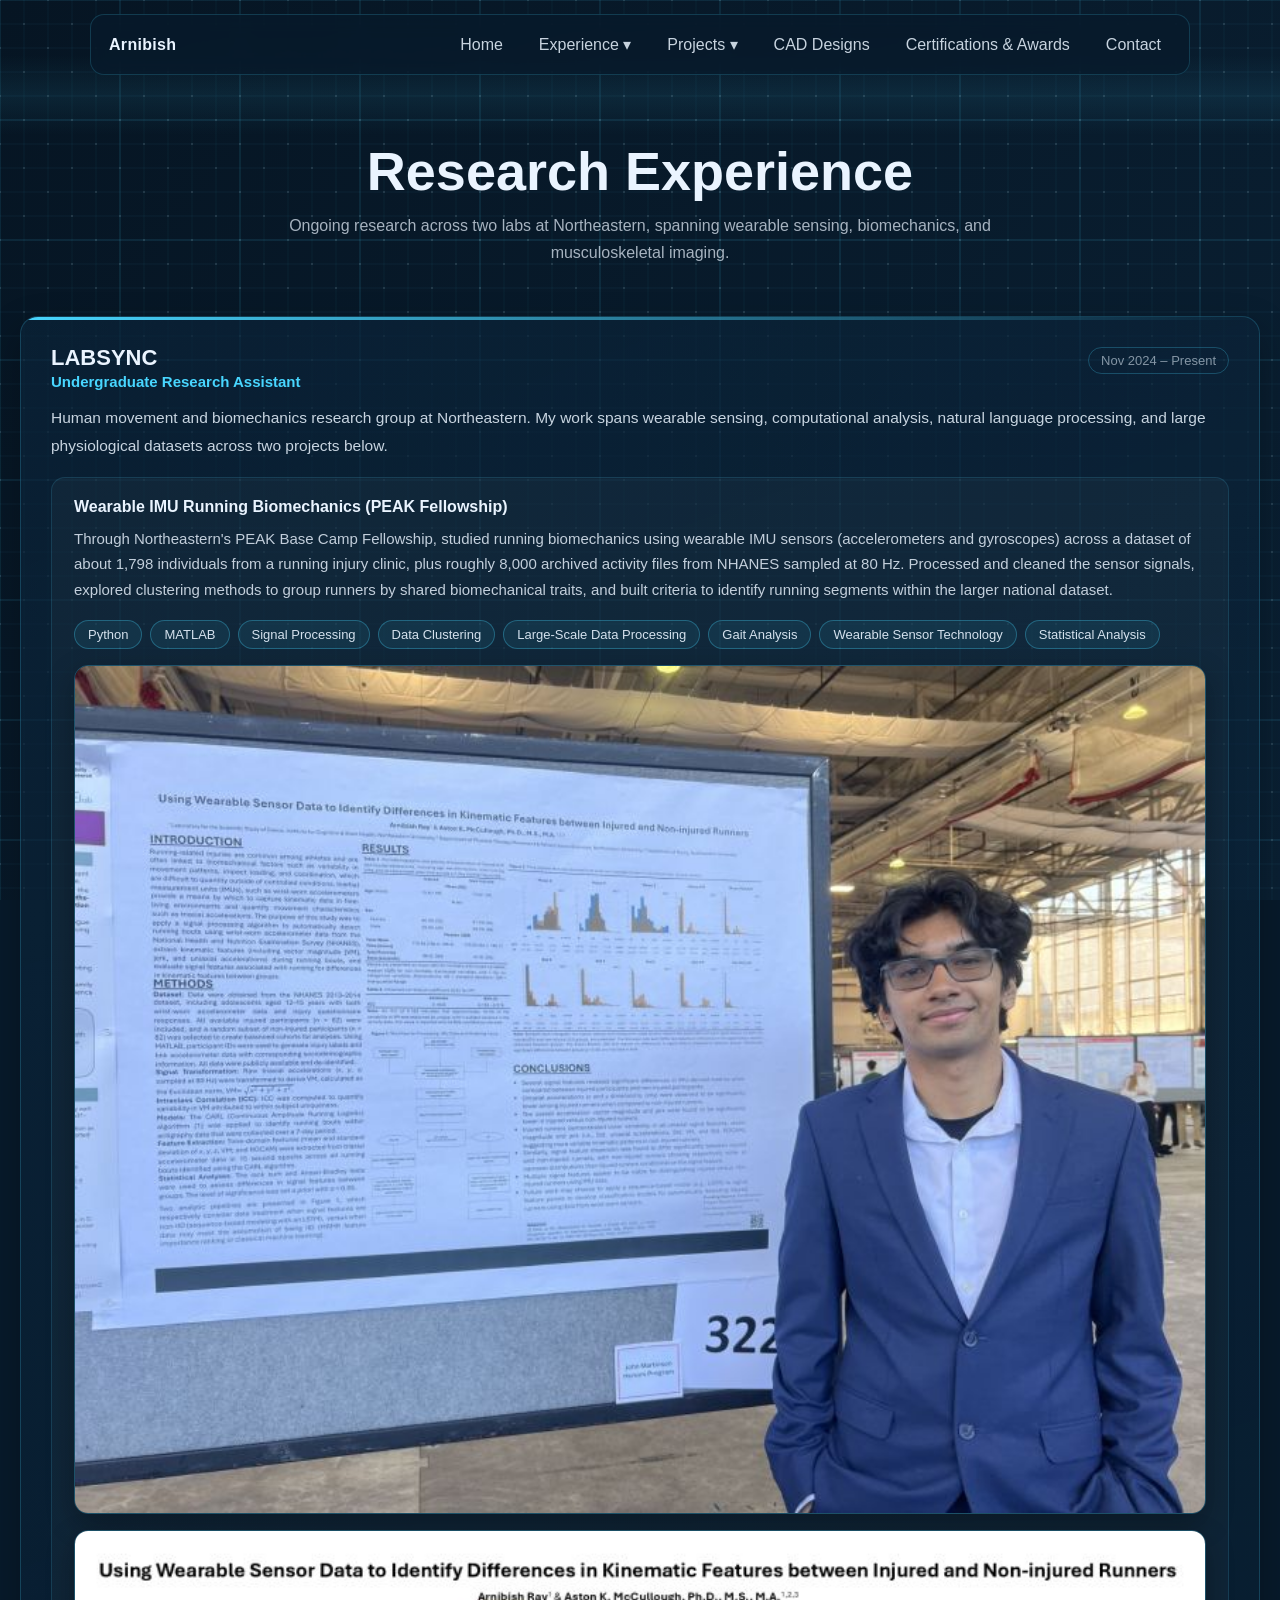
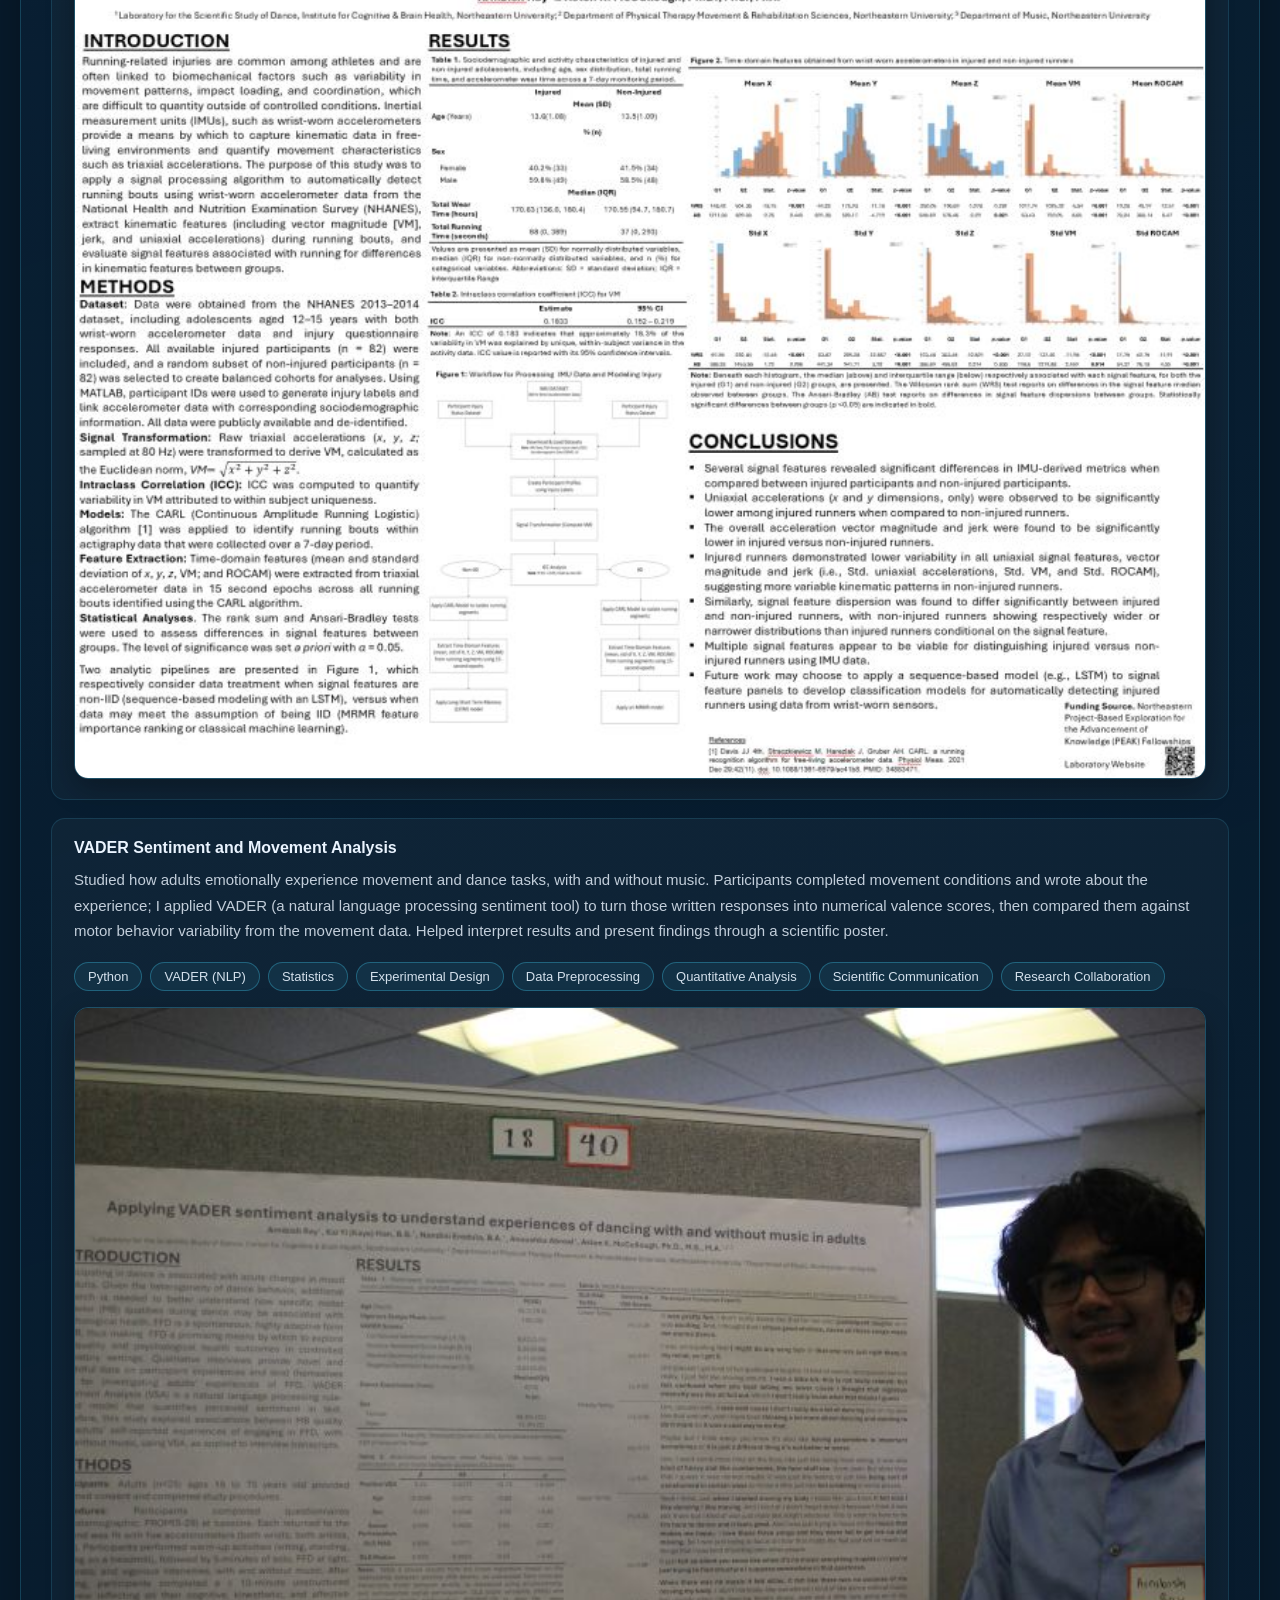
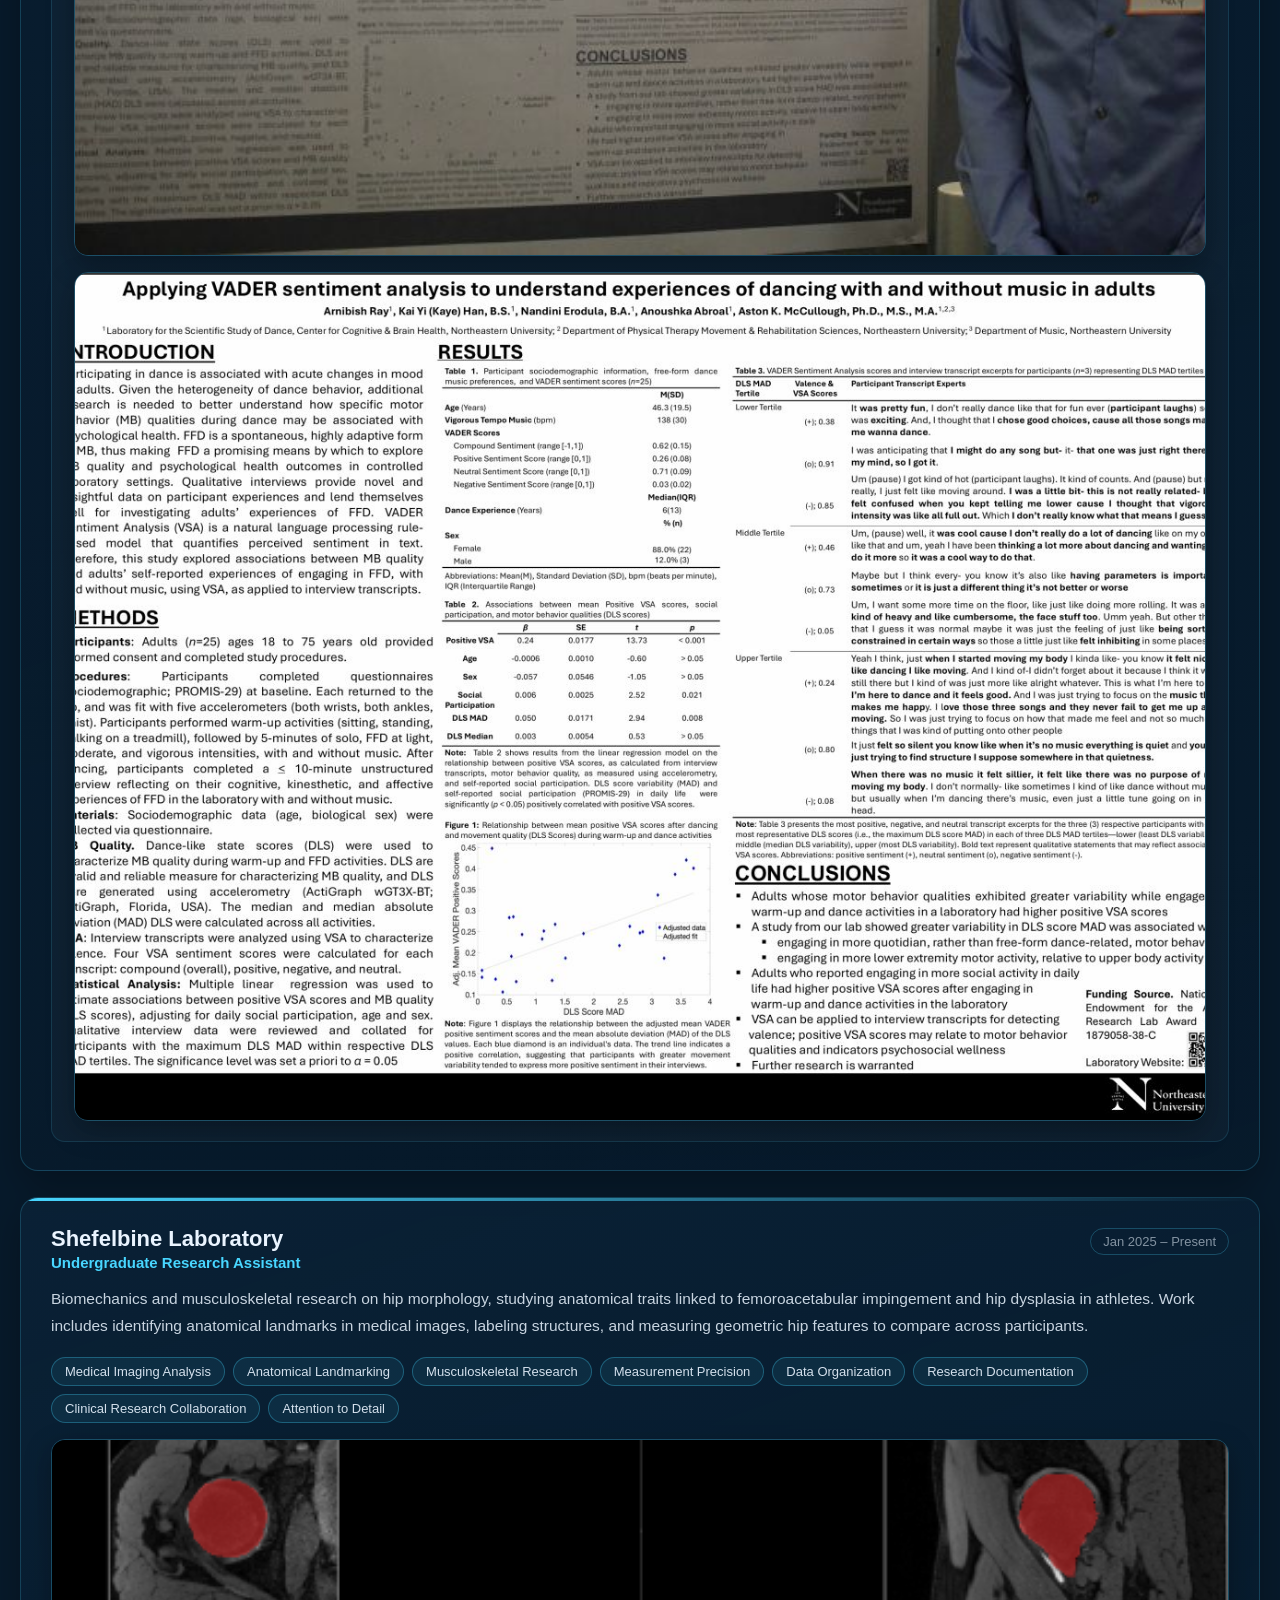
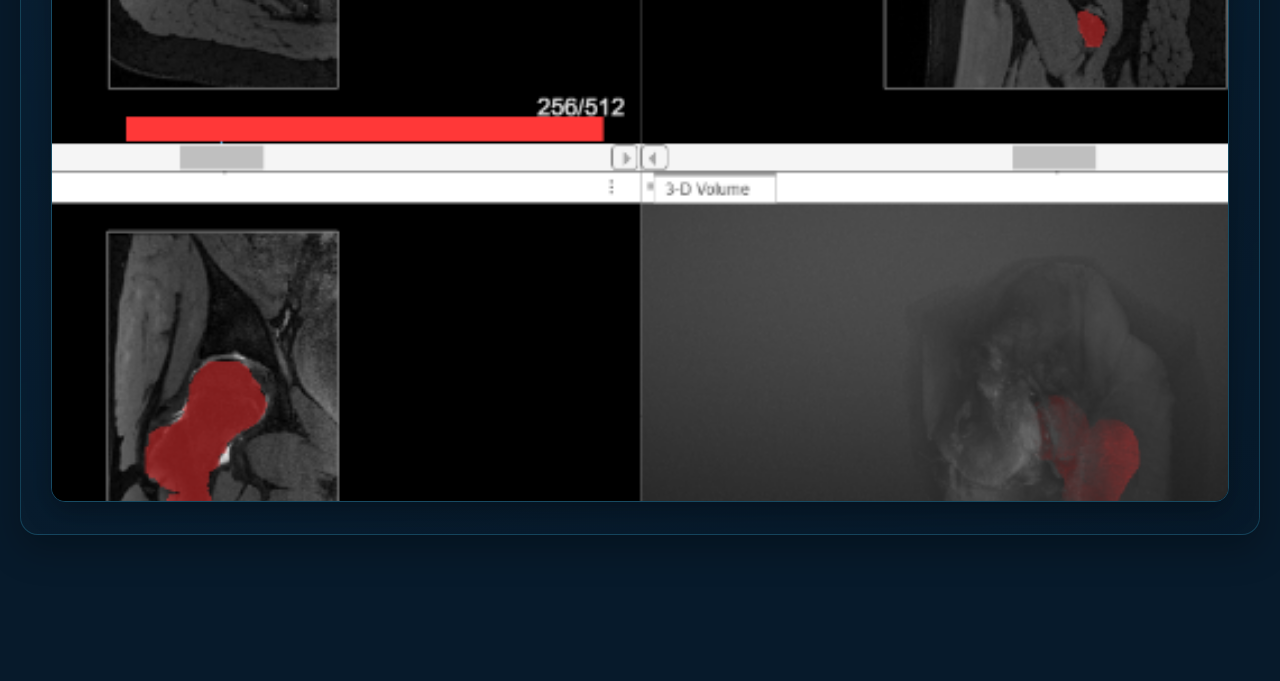
<file: research.html>
<!doctype html>
<html lang="en">
  <head>
    <meta charset="UTF-8" />
    <meta name="viewport" content="width=device-width, initial-scale=1.0" />
    <title>Experience | Arnibish Ray</title>
    <link rel="stylesheet" href="style.css" />
  </head>

  <body>
    <canvas id="bg"></canvas>

    <header class="nav always-show" id="nav">
      <nav class="nav-inner">
        <a class="nav-logo" href="index.html">Arnibish</a>

        <div class="nav-links">
          <a href="index.html">Home</a>

          <!-- EXPERIENCE DROPDOWN -->
          <div class="dropdown" id="expDropdown">
            <button class="dropbtn" type="button" aria-haspopup="true" aria-expanded="false">
              Experience ▾
            </button>

            <div class="dropdown-menu">
              <a href="industry.html">Industry Experience</a>
              <a href="research.html">Research Experience</a>
              <a href="clubs.html">Clubs</a>
              <a href="volunteering.html">Volunteering</a>
            </div>
          </div>

          <!-- PROJECTS DROPDOWN -->
          <div class="dropdown" id="projDropdown">
            <button class="dropbtn" type="button" aria-haspopup="true" aria-expanded="false">
              Projects ▾
            </button>

            <div class="dropdown-menu">
              <a href="projects.html#arm">Gesture-Controlled 6-Axis Robotic Arm</a>
              <a href="projects.html#livevitals">Live Patient Vitals Monitoring Enclosure</a>
              <a href="projects.html#vader">VADER Sentiment & Movement Analysis</a>
              <a href="projects.html#imu">Wearable IMU Running Biomechanics Analysis</a>
              <a href="projects.html#northend">Taste of the North End</a>
            </div>
          </div>

          <a href="cad.html">CAD Designs</a>
          <a href="certs.html">Certifications & Awards</a>
          <a href="contact.html">Contact</a>
        </div>
      </nav>
    </header>

    <main class="page page-wide">
      <h1 class="page-title">Research Experience</h1>
      <p class="exp-intro">
        Ongoing research across two labs at Northeastern, spanning wearable sensing, biomechanics,
        and musculoskeletal imaging.
      </p>

      <!-- LABSYNC -->
      <section class="exp-entry" id="labsync">
        <div class="exp-header">
          <div class="exp-title-group">
            <span class="exp-title">LABSYNC</span>
            <span class="exp-role">Undergraduate Research Assistant</span>
          </div>
          <span class="exp-dates">Nov 2024 – Present</span>
        </div>
        <div class="exp-body">
          <p>
            Human movement and biomechanics research group at Northeastern. My work spans
            wearable sensing, computational analysis, natural language processing, and large
            physiological datasets across two projects below.
          </p>

          <div class="exp-sub">
            <h4>Wearable IMU Running Biomechanics (PEAK Fellowship)</h4>
            <p>
              Through Northeastern's PEAK Base Camp Fellowship, studied running biomechanics
              using wearable IMU sensors (accelerometers and gyroscopes) across a dataset of
              about 1,798 individuals from a running injury clinic, plus roughly 8,000 archived
              activity files from NHANES sampled at 80 Hz. Processed and cleaned the sensor
              signals, explored clustering methods to group runners by shared biomechanical
              traits, and built criteria to identify running segments within the larger
              national dataset.
            </p>
            <div class="chip-row">
              <span class="chip chip-sm">Python</span>
              <span class="chip chip-sm">MATLAB</span>
              <span class="chip chip-sm">Signal Processing</span>
              <span class="chip chip-sm">Data Clustering</span>
              <span class="chip chip-sm">Large-Scale Data Processing</span>
              <span class="chip chip-sm">Gait Analysis</span>
              <span class="chip chip-sm">Wearable Sensor Technology</span>
              <span class="chip chip-sm">Statistical Analysis</span>
            </div>
            <div class="exp-gallery-stacked">
              <img src="peak_photo_1.png" alt="PEAK Fellowship research photo 1" />
              <img src="peak_photo_2.png" alt="PEAK Fellowship research photo 2" />
            </div>
          </div>

          <div class="exp-sub">
            <h4>VADER Sentiment and Movement Analysis</h4>
            <p>
              Studied how adults emotionally experience movement and dance tasks, with and
              without music. Participants completed movement conditions and wrote about the
              experience; I applied VADER (a natural language processing sentiment tool) to turn
              those written responses into numerical valence scores, then compared them against
              motor behavior variability from the movement data. Helped interpret results and
              present findings through a scientific poster.
            </p>
            <div class="chip-row">
              <span class="chip chip-sm">Python</span>
              <span class="chip chip-sm">VADER (NLP)</span>
              <span class="chip chip-sm">Statistics</span>
              <span class="chip chip-sm">Experimental Design</span>
              <span class="chip chip-sm">Data Preprocessing</span>
              <span class="chip chip-sm">Quantitative Analysis</span>
              <span class="chip chip-sm">Scientific Communication</span>
              <span class="chip chip-sm">Research Collaboration</span>
            </div>
            <div class="exp-gallery-stacked">
              <img src="vader_photo_1.png" alt="VADER research photo 1" />
              <img src="vader_photo_2.png" alt="VADER research photo 2" />
            </div>
          </div>
        </div>
      </section>

      <!-- SHEFELBINE LAB -->
      <section class="exp-entry" id="shefelbine">
        <div class="exp-header">
          <div class="exp-title-group">
            <span class="exp-title">Shefelbine Laboratory</span>
            <span class="exp-role">Undergraduate Research Assistant</span>
          </div>
          <span class="exp-dates">Jan 2025 – Present</span>
        </div>
        <div class="exp-body">
          <p>
            Biomechanics and musculoskeletal research on hip morphology, studying anatomical
            traits linked to femoroacetabular impingement and hip dysplasia in athletes. Work
            includes identifying anatomical landmarks in medical images, labeling structures, and
            measuring geometric hip features to compare across participants.
          </p>
          <div class="chip-row">
            <span class="chip chip-sm">Medical Imaging Analysis</span>
            <span class="chip chip-sm">Anatomical Landmarking</span>
            <span class="chip chip-sm">Musculoskeletal Research</span>
            <span class="chip chip-sm">Measurement Precision</span>
            <span class="chip chip-sm">Data Organization</span>
            <span class="chip chip-sm">Research Documentation</span>
            <span class="chip chip-sm">Clinical Research Collaboration</span>
            <span class="chip chip-sm">Attention to Detail</span>
          </div>
          <img class="exp-photo-large" src="shefelbine_1.png" alt="Shefelbine Lab research photo" />
        </div>
      </section>
    </main>

    <script src="script.js"></script>
  </body>
</html>
</file>
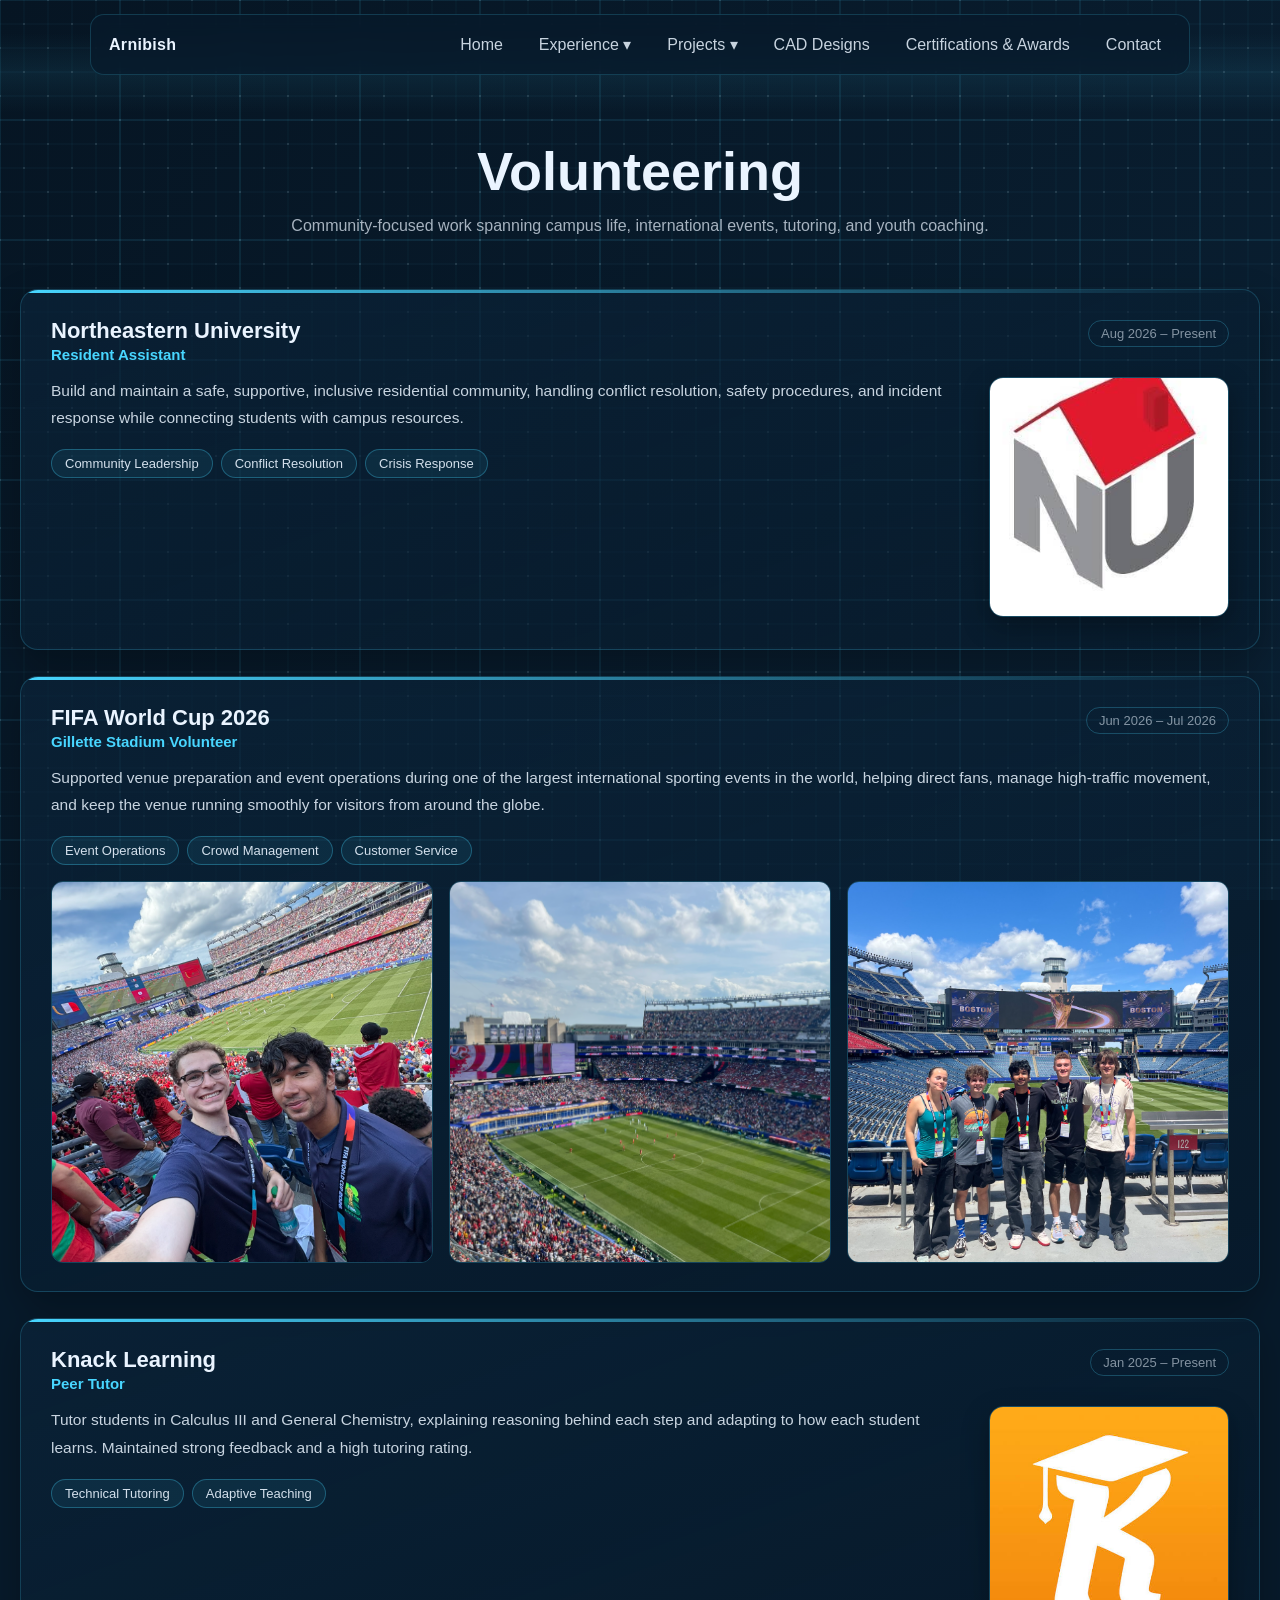
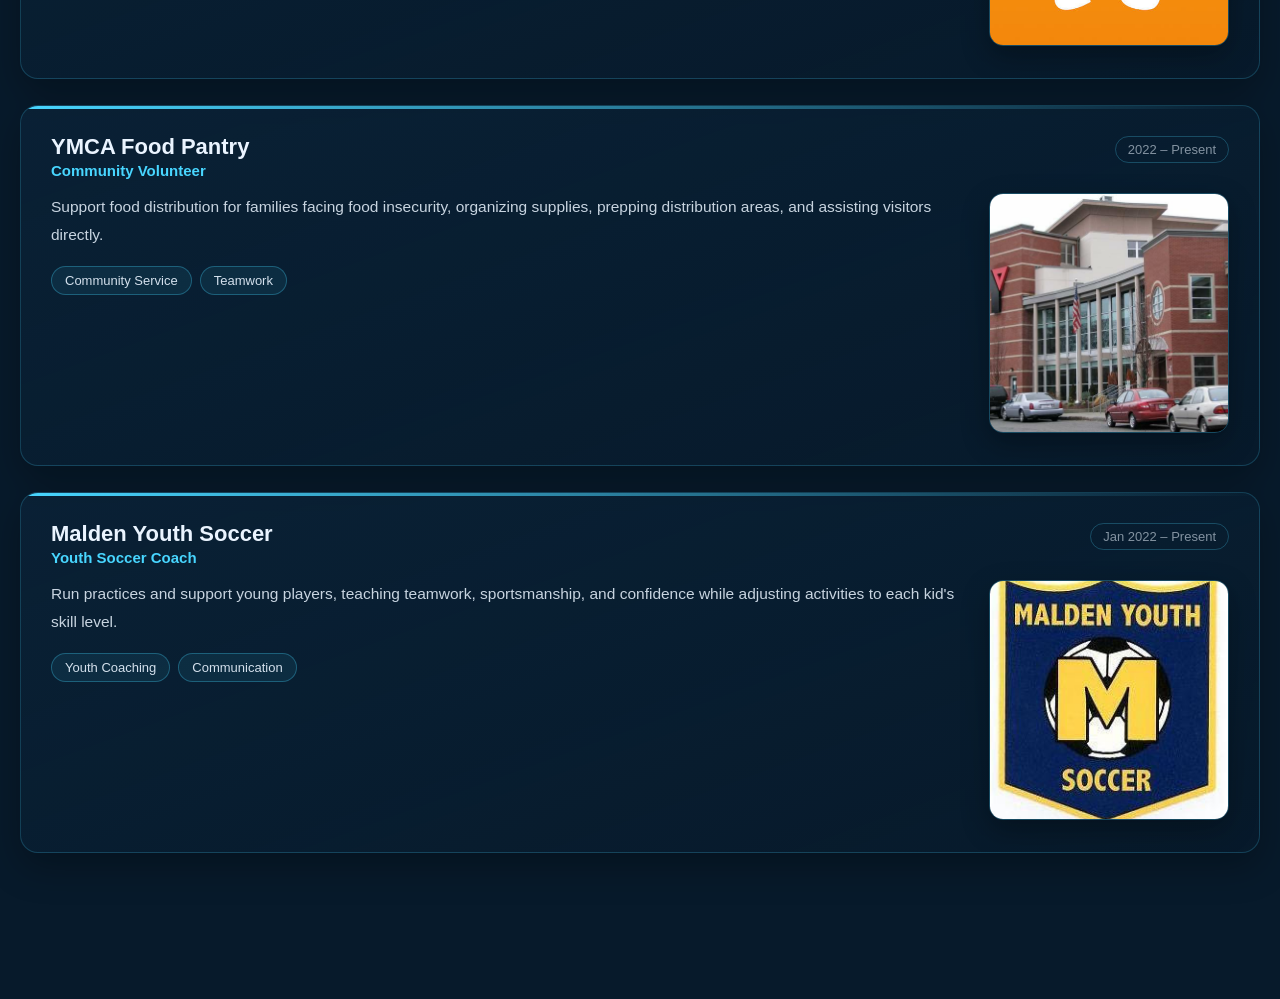
<file: volunteering.html>
<!doctype html>
<html lang="en">
  <head>
    <meta charset="UTF-8" />
    <meta name="viewport" content="width=device-width, initial-scale=1.0" />
    <title>Experience | Arnibish Ray</title>
    <link rel="stylesheet" href="style.css" />
  </head>

  <body>
    <canvas id="bg"></canvas>

    <header class="nav always-show" id="nav">
      <nav class="nav-inner">
        <a class="nav-logo" href="index.html">Arnibish</a>

        <div class="nav-links">
          <a href="index.html">Home</a>

          <!-- EXPERIENCE DROPDOWN -->
          <div class="dropdown" id="expDropdown">
            <button class="dropbtn" type="button" aria-haspopup="true" aria-expanded="false">
              Experience ▾
            </button>

            <div class="dropdown-menu">
              <a href="industry.html">Industry Experience</a>
              <a href="research.html">Research Experience</a>
              <a href="clubs.html">Clubs</a>
              <a href="volunteering.html">Volunteering</a>
            </div>
          </div>

          <!-- PROJECTS DROPDOWN -->
          <div class="dropdown" id="projDropdown">
            <button class="dropbtn" type="button" aria-haspopup="true" aria-expanded="false">
              Projects ▾
            </button>

            <div class="dropdown-menu">
              <a href="projects.html#arm">Gesture-Controlled 6-Axis Robotic Arm</a>
              <a href="projects.html#livevitals">Live Patient Vitals Monitoring Enclosure</a>
              <a href="projects.html#vader">VADER Sentiment & Movement Analysis</a>
              <a href="projects.html#imu">Wearable IMU Running Biomechanics Analysis</a>
              <a href="projects.html#northend">Taste of the North End</a>
            </div>
          </div>

          <a href="cad.html">CAD Designs</a>
          <a href="certs.html">Certifications & Awards</a>
          <a href="contact.html">Contact</a>
        </div>
      </nav>
    </header>

    <main class="page page-wide">
      <h1 class="page-title">Volunteering</h1>
      <p class="exp-intro">
        Community-focused work spanning campus life, international events, tutoring, and youth
        coaching.
      </p>

      <!-- RESIDENT ASSISTANT -->
      <section class="exp-entry" id="ra">
        <div class="exp-header">
          <div class="exp-title-group">
            <span class="exp-title">Northeastern University</span>
            <span class="exp-role">Resident Assistant</span>
          </div>
          <span class="exp-dates">Aug 2026 – Present</span>
        </div>
        <div class="exp-body exp-layout">
          <div class="exp-text">
            <p>
              Build and maintain a safe, supportive, inclusive residential community, handling
              conflict resolution, safety procedures, and incident response while connecting
              students with campus resources.
            </p>
            <div class="chip-row">
              <span class="chip chip-sm">Community Leadership</span>
              <span class="chip chip-sm">Conflict Resolution</span>
              <span class="chip chip-sm">Crisis Response</span>
            </div>
          </div>
          <div class="exp-photo-side">
            <img src="ra_photo.png" alt="Resident Assistant photo" />
          </div>
        </div>
      </section>

      <!-- FIFA WORLD CUP -->
      <section class="exp-entry" id="fifa">
        <div class="exp-header">
          <div class="exp-title-group">
            <span class="exp-title">FIFA World Cup 2026</span>
            <span class="exp-role">Gillette Stadium Volunteer</span>
          </div>
          <span class="exp-dates">Jun 2026 – Jul 2026</span>
        </div>
        <div class="exp-body">
          <p>
            Supported venue preparation and event operations during one of the largest
            international sporting events in the world, helping direct fans, manage high-traffic
            movement, and keep the venue running smoothly for visitors from around the globe.
          </p>
          <div class="chip-row">
            <span class="chip chip-sm">Event Operations</span>
            <span class="chip chip-sm">Crowd Management</span>
            <span class="chip chip-sm">Customer Service</span>
          </div>
          <div class="exp-gallery">
            <img src="fifa_1.png" alt="FIFA World Cup 2026 volunteer photo 1" />
            <img src="fifa_2.png" alt="FIFA World Cup 2026 volunteer photo 2" />
            <img src="fifa_3.png" alt="FIFA World Cup 2026 volunteer photo 3" />
          </div>
        </div>
      </section>

      <!-- KNACK LEARNING -->
      <section class="exp-entry" id="knack">
        <div class="exp-header">
          <div class="exp-title-group">
            <span class="exp-title">Knack Learning</span>
            <span class="exp-role">Peer Tutor</span>
          </div>
          <span class="exp-dates">Jan 2025 – Present</span>
        </div>
        <div class="exp-body exp-layout">
          <div class="exp-text">
            <p>
              Tutor students in Calculus III and General Chemistry, explaining reasoning behind
              each step and adapting to how each student learns. Maintained strong feedback and a
              high tutoring rating.
            </p>
            <div class="chip-row">
              <span class="chip chip-sm">Technical Tutoring</span>
              <span class="chip chip-sm">Adaptive Teaching</span>
            </div>
          </div>
          <div class="exp-photo-side">
            <img src="knack_photo.png" alt="Knack Learning tutoring photo" />
          </div>
        </div>
      </section>

      <!-- YMCA FOOD PANTRY -->
      <section class="exp-entry" id="ymca">
        <div class="exp-header">
          <div class="exp-title-group">
            <span class="exp-title">YMCA Food Pantry</span>
            <span class="exp-role">Community Volunteer</span>
          </div>
          <span class="exp-dates">2022 – Present</span>
        </div>
        <div class="exp-body exp-layout">
          <div class="exp-text">
            <p>
              Support food distribution for families facing food insecurity, organizing supplies,
              prepping distribution areas, and assisting visitors directly.
            </p>
            <div class="chip-row">
              <span class="chip chip-sm">Community Service</span>
              <span class="chip chip-sm">Teamwork</span>
            </div>
          </div>
          <div class="exp-photo-side">
            <img src="ymca_photo.png" alt="YMCA Food Pantry volunteer photo" />
          </div>
        </div>
      </section>

      <!-- MALDEN YOUTH SOCCER -->
      <section class="exp-entry" id="soccer">
        <div class="exp-header">
          <div class="exp-title-group">
            <span class="exp-title">Malden Youth Soccer</span>
            <span class="exp-role">Youth Soccer Coach</span>
          </div>
          <span class="exp-dates">Jan 2022 – Present</span>
        </div>
        <div class="exp-body exp-layout">
          <div class="exp-text">
            <p>
              Run practices and support young players, teaching teamwork, sportsmanship,
              and confidence while adjusting activities to each kid's skill level.
            </p>
            <div class="chip-row">
              <span class="chip chip-sm">Youth Coaching</span>
              <span class="chip chip-sm">Communication</span>
            </div>
          </div>
          <div class="exp-photo-side">
            <img src="soccer_photo.png" alt="Malden Youth Soccer coaching photo" />
          </div>
        </div>
      </section>
    </main>

    <script src="script.js"></script>
  </body>
</html>
</file>
<file: style.css>
/* ===== RESET ===== */
* {
    margin: 0;
    padding: 0;
    box-sizing: border-box;
  }
  
  html {
    scroll-behavior: smooth;
  }
  
  body {
    font-family: Arial, sans-serif;
    background: #071a2b;
    color: #eaf4ff;
    overflow-x: hidden;
  }
  
  /* Canvas background */
  #bg {
    position: fixed;
    inset: 0;
    width: 100%;
    height: 100%;
    z-index: -1;
  }
  
  /* ===== NAVBAR ===== */
  .nav {
    position: fixed;
    top: 0;
    left: 0;
    width: 100%;
    z-index: 2000;
  
    /* hidden state (Home shows after scroll) */
    transform: translateY(-100%);
    opacity: 0;
    pointer-events: none;
  
    transition: 0.25s ease;
  }
  
  /* shown state */
  .nav.show {
    transform: translateY(0);
    opacity: 1;
    pointer-events: auto;
  }
  
  /* For pages where nav should always be visible */
  .nav.always-show {
    transform: translateY(0);
    opacity: 1;
    pointer-events: auto;
  }
  
  .nav-inner {
    max-width: 1100px;
    margin: 14px auto 0;
    padding: 12px 18px;
  
    display: flex;
    align-items: center;
    justify-content: space-between;
  
    background: rgba(7, 26, 43, 0.75);
    border: 1px solid rgba(72, 214, 255, 0.18);
    border-radius: 14px;
    backdrop-filter: blur(10px);
  }
  
  .nav-logo {
    text-decoration: none;
    color: #eaf4ff;
    font-weight: 800;
    letter-spacing: 0.3px;
  }
  
  .nav-links {
    display: flex;
    gap: 16px;
    align-items: center;
  }
  
  .nav-links a {
    text-decoration: none;
    color: rgba(234, 244, 255, 0.85);
    padding: 8px 10px;
    border-radius: 10px;
    transition: 0.2s ease;
  }
  
  .nav-links a:hover {
    background: rgba(72, 214, 255, 0.12);
    color: #eaf4ff;
  }
  
  /* ===== DROPDOWN (CLICK OPEN) ===== */
  .dropdown {
    position: relative;
    display: inline-block;
  }
  
  .dropbtn {
    text-decoration: none;
    color: rgba(234, 244, 255, 0.85);
    padding: 8px 10px;
    border-radius: 10px;
    cursor: pointer;
    display: inline-block;

    background: transparent;
    border: none;
    font: inherit;
  }
  
  .dropbtn:hover {
    background: rgba(72, 214, 255, 0.12);
    color: #eaf4ff;
  }
  
  .dropdown-menu {
    position: absolute;
    top: calc(100% + 8px);
    left: 0;
    min-width: 240px;
  
    background: rgba(7, 26, 43, 0.92);
    border: 1px solid rgba(72, 214, 255, 0.18);
    border-radius: 12px;
    backdrop-filter: blur(10px);
  
    padding: 8px;
    display: none;
    z-index: 3000;
  }
  
  /* ✅ the only rule that shows the menu */
  .dropdown.open .dropdown-menu {
    display: block;
  }
  
  .dropdown-menu a {
    display: block;
    padding: 10px 10px;
    border-radius: 10px;
    text-decoration: none;
    color: rgba(234, 244, 255, 0.88);
  }
  
  .dropdown-menu a:hover {
    background: rgba(72, 214, 255, 0.12);
    color: #eaf4ff;
  }
  
  /* ===== HERO ===== */
  .hero {
    min-height: 100vh;
    display: flex;
    flex-direction: column;
    justify-content: center;
    align-items: center;
    text-align: center;
    padding: 24px;
    position: relative;
  }
  
  .hero-title {
    font-size: 64px;
    font-weight: 300;
    letter-spacing: 0.4px;
  }
  
  .hero-subtitle {
    margin-top: 14px;
    font-size: 40px;
    font-weight: 300;
    color: rgba(234, 244, 255, 0.86);
  }
  
  .accent {
    color: #48d6ff;
  }
  
  .hero-btn {
    margin-top: 26px;
    text-decoration: none;
    color: #48d6ff;
    border: 2px solid #48d6ff;
    padding: 12px 22px;
    border-radius: 4px;
    font-size: 18px;
    transition: 0.2s ease;
  }
  
  .hero-btn:hover {
    background: #48d6ff;
    color: #071a2b;
  }
  
  /* ===== ABOUT ===== */
  .about {
    padding: 90px 20px 50px;
    text-align: center;
  }
  
  .section-title {
    font-size: 48px;
    font-weight: 800;
    margin-bottom: 38px;
    letter-spacing: 0.4px;
  }
  
  .about-wrap {
    max-width: 900px;
    margin: 0 auto;
  
    display: flex;
    flex-direction: column;
    align-items: center;
    gap: 22px;
  }
  
  .headshot {
    width: 210px;
    height: 210px;
    object-fit: cover;
    border-radius: 999px;
    border: 3px solid rgba(72, 214, 255, 0.55);
    box-shadow: 0px 0px 0px 6px rgba(72, 214, 255, 0.08),
      0px 18px 40px rgba(0, 0, 0, 0.4);
  }
  
  .about-card {
    position: relative;
    width: 100%;
    text-align: left;
    background: linear-gradient(160deg, rgba(11, 36, 58, 0.75), rgba(7, 26, 43, 0.6));
    border: 1px solid rgba(72, 214, 255, 0.25);
    border-radius: 20px;
    padding: 30px 32px;
    box-shadow: 0px 20px 50px rgba(0, 0, 0, 0.4), inset 0px 1px 0px rgba(255, 255, 255, 0.04);
    overflow: hidden;
  }
  
  .about-card::before {
    content: "";
    position: absolute;
    top: 0;
    left: 0;
    right: 0;
    height: 4px;
    background: linear-gradient(90deg, #48d6ff, rgba(72, 214, 255, 0));
  }
  
  .about-intro {
    font-size: 19px;
    line-height: 1.85;
    color: rgba(234, 244, 255, 0.9);
    margin-bottom: 24px;
  }
  
  .about-intro strong {
    color: #eaf4ff;
  }
  
  .about-chips {
    display: flex;
    flex-wrap: wrap;
    gap: 12px;
  }
  
  .chip {
    display: flex;
    align-items: center;
    gap: 8px;
    background: rgba(72, 214, 255, 0.08);
    border: 1px solid rgba(72, 214, 255, 0.3);
    border-radius: 999px;
    padding: 9px 16px;
    font-size: 14px;
    color: rgba(234, 244, 255, 0.9);
    transition: 0.2s ease;
  }
  
  .chip:hover {
    background: rgba(72, 214, 255, 0.16);
    border-color: rgba(72, 214, 255, 0.55);
    transform: translateY(-2px);
  }
  
  .chip-label {
    font-weight: 800;
    color: #48d6ff;
    letter-spacing: 0.3px;
  }

  /* ===== FEATURED HIGHLIGHTS ===== */
  .highlights {
    padding: 10px 20px 120px;
    text-align: center;
  }

  .highlight-grid {
    max-width: 1100px;
    margin: 0 auto;
    display: grid;
    grid-template-columns: repeat(3, minmax(0, 1fr));
    gap: 24px;
  }

  .highlight-card {
    position: relative;
    display: block;
    height: 320px;
    border-radius: 20px;
    overflow: hidden;
    text-decoration: none;
    border: 1px solid rgba(72, 214, 255, 0.22);
    box-shadow: 0px 14px 40px rgba(0, 0, 0, 0.35);
    transition: transform 0.25s ease, box-shadow 0.25s ease, border-color 0.25s ease;
  }

  .highlight-card:hover {
    transform: translateY(-6px);
    border-color: rgba(72, 214, 255, 0.6);
    box-shadow: 0px 22px 55px rgba(0, 0, 0, 0.5), 0px 0px 30px rgba(72, 214, 255, 0.15);
  }

  .highlight-img {
    position: absolute;
    inset: 0;
    width: 100%;
    height: 100%;
    object-fit: cover;
    transition: transform 0.35s ease;
  }

  .highlight-card:hover .highlight-img {
    transform: scale(1.06);
  }

  .highlight-overlay {
    position: absolute;
    left: 0;
    right: 0;
    bottom: 0;
    padding: 20px 20px 22px;
    text-align: left;
    background: linear-gradient(180deg, rgba(7, 26, 43, 0) 0%, rgba(5, 16, 27, 0.94) 65%);
  }

  .highlight-overlay h3 {
    font-size: 20px;
    color: #eaf4ff;
    margin-bottom: 4px;
  }

  .highlight-overlay p {
    font-size: 14px;
    color: rgba(234, 244, 255, 0.8);
    margin-bottom: 10px;
  }

  .highlight-cta {
    font-size: 13px;
    font-weight: 800;
    color: #48d6ff;
    letter-spacing: 0.2px;
  }

  /* ===== RESUME ===== */
  .resume {
    padding: 0px 20px 140px;
    text-align: center;
  }

  .resume-link {
    display: inline-block;
    max-width: 760px;
    width: 100%;
    border-radius: 18px;
    overflow: hidden;
    border: 1px solid rgba(72, 214, 255, 0.25);
    box-shadow: 0px 20px 50px rgba(0, 0, 0, 0.4);
    transition: transform 0.25s ease, box-shadow 0.25s ease, border-color 0.25s ease;
  }

  .resume-link:hover {
    transform: translateY(-4px);
    border-color: rgba(72, 214, 255, 0.6);
    box-shadow: 0px 26px 60px rgba(0, 0, 0, 0.5), 0px 0px 30px rgba(72, 214, 255, 0.15);
  }

  .resume-img {
    display: block;
    width: 100%;
    height: auto;
  }

  .resume-caption {
    margin-top: 14px;
    font-size: 14px;
    color: rgba(234, 244, 255, 0.65);
  }
  
  /* ===== PAGE LAYOUT (non-home pages) ===== */
  .page {
    min-height: 100vh;
    padding: 140px 20px 120px; /* space for nav */
    max-width: 980px;
    margin: 0 auto;
  }

  /* wider container for pages using the larger 2-column grid (e.g. CAD Designs) */
  .page.page-wide {
    max-width: 1360px;
  }
  
  .page-title {
    font-size: 54px;
    font-weight: 800;
    text-align: center;
    margin-bottom: 10px;
  }

  .page-subtitle {
    text-align: center;
    color: rgba(234, 244, 255, 0.65);
    font-size: 17px;
    margin-bottom: 50px;
  }
  
  .panel {
    margin: 18px 0;
    padding: 22px 22px;
    background: rgba(7, 26, 43, 0.55);
    border: 1px solid rgba(72, 214, 255, 0.16);
    border-radius: 14px;
  }
  .panel-subtitle {
    margin-top: 6px;
    margin-bottom: 18px;
    color: rgba(72, 214, 255, 0.75);
    font-size: 14px;
    letter-spacing: 0.2px;
  }
  
  
  .panel h2 {
    font-size: 28px;
    margin-bottom: 10px;
  }
  
  .panel p {
    color: rgba(234, 244, 255, 0.88);
    line-height: 1.9;
  }
  /* ===== CONTACT CARDS (3 BOXES) ===== */
.contact-page {
    display: flex;
    flex-direction: column;
    align-items: center;
  }
  
  .contact-cards {
    width: 100%;
    max-width: 1100px;
    margin-top: 46px;
  
    display: grid;
    grid-template-columns: repeat(3, 1fr);
    gap: 44px;
  }
  
  .contact-card {
    height: 260px;
    border-radius: 18px;
  
    display: flex;
    flex-direction: column;
    align-items: center;
    justify-content: center;
    gap: 18px;
  
    background: rgba(7, 26, 43, 0.55);
    border: 1px solid rgba(72, 214, 255, 0.22);
    box-shadow: 0px 14px 40px rgba(0, 0, 0, 0.25);
  
    transition: transform 0.15s ease, border-color 0.15s ease, background 0.15s ease;
  }
  
  .contact-card:hover {
    transform: translateY(-3px);
    border-color: rgba(72, 214, 255, 0.4);
    background: rgba(7, 26, 43, 0.7);
  }
  
  .contact-img {
    width: 150px;
    height: 150px;
    object-fit: contain;
    filter: drop-shadow(0px 10px 18px rgba(0, 0, 0, 0.25));
  }
  
  /* resume thumbnail (no image needed) */
  .resume-thumb {
    width: 120px;
    height: 120px;
    border-radius: 16px;
  
    display: grid;
    place-items: center;
  
    border: 2px solid rgba(72, 214, 255, 0.25);
    background: rgba(72, 214, 255, 0.08);
    font-weight: 900;
    letter-spacing: 1px;
    color: #eaf4ff;
  }
  
  .contact-link {
    color: #48d6ff;
    font-weight: 800;
    text-decoration: none;
    padding-bottom: 6px;
    border-bottom: 2px solid rgba(72, 214, 255, 0.6);
    transition: 0.15s ease;
  }
  
  .contact-link:hover {
    color: #eaf4ff;
    border-bottom-color: #eaf4ff;
  }
  /* ===== CERTIFICATE FLIP CARDS ===== */
.cert-grid {
    margin-top: 16px;
    display: grid;
    grid-template-columns: repeat(3, minmax(0, 1fr));
    gap: 18px;
  }
  
  .flip-card {
    width: 100%;
    height: 320px;
    background: transparent;
    border: none;
    padding: 0;
    cursor: pointer;
    perspective: 1200px; /* makes the 3D flip look real */
  }
  
  .flip-inner {
    position: relative;
    width: 100%;
    height: 100%;
    transform-style: preserve-3d;
    transition: transform 0.6s ease;
  }
  
  /* this class gets toggled on click */
  .flip-card.is-flipped .flip-inner {
    transform: rotateY(180deg);
  }
  
  .flip-face {
    position: absolute;
    inset: 0;
    backface-visibility: hidden;
  
    border-radius: 18px;
    background: rgba(7, 26, 43, 0.55);
    border: 1px solid rgba(72, 214, 255, 0.22);
    box-shadow: 0px 14px 40px rgba(0, 0, 0, 0.25);
  
    display: flex;
    flex-direction: column;
    justify-content: center;
    align-items: center;
    padding: 16px;
  }

  /* Some browsers don't reliably apply backface-visibility to iframes
     (they get their own compositing layer), which can let the 3D
     viewer show through on the "wrong" side. Force it explicitly. */
  .flip-card.is-flipped .flip-front {
    visibility: hidden;
  }

  .flip-card:not(.is-flipped) .flip-back {
    visibility: hidden;
  }
  
  .flip-front {
    gap: 12px;
  }
  
  .cert-img {
    width: 100%;
    max-width: 260px;
    height: 190px;
    object-fit: cover;
    border-radius: 14px;
    border: 1px solid rgba(234, 244, 255, 0.12);
    background: rgba(255, 255, 255, 0.03);
  }
  
  .cert-title {
    font-weight: 900;
    letter-spacing: 0.3px;
    color: #eaf4ff;
    margin-top: 6px;
  }
  
  .flip-back {
    transform: rotateY(180deg);
    align-items: flex-start;
    justify-content: flex-start;
    gap: 10px;
    text-align: left;
  }
  
  .flip-back h3 {
    font-size: 18px;
    margin-bottom: 4px;
    color: #eaf4ff;
  }
  
  .flip-back p {
    color: rgba(234, 244, 255, 0.86);
    line-height: 1.6;
  }
  
  .cert-meta {
    color: rgba(234, 244, 255, 0.78);
    font-size: 14px;
  }
  
  .cert-link {
    margin-top: 6px;
    color: #48d6ff;
    text-decoration: none;
    font-weight: 800;
    padding-bottom: 4px;
    border-bottom: 2px solid rgba(72, 214, 255, 0.6);
  }
  
  .cert-link:hover {
    color: #eaf4ff;
    border-bottom-color: #eaf4ff;
  }
  
  .hint {
    margin-top: auto;
    font-size: 12px;
    color: rgba(234, 244, 255, 0.55);
  }
  
  /* two-columns-per-row variant (used on the CAD Designs page) */
  .cert-grid.cols-2 {
    grid-template-columns: repeat(2, minmax(0, 1fr));
    gap: 28px;
  }

  .cert-grid.cols-2 .flip-card {
    height: auto;
    aspect-ratio: 1 / 1.15;
  }

  .cert-grid.cols-2 .flip-back {
    overflow-y: auto;
    align-content: flex-start;
  }

  .cert-grid.cols-2 .cert-img {
    width: 100%;
    max-width: 100%;
    height: auto;
    aspect-ratio: 1 / 1;
    object-fit: cover;
  }

  .cert-grid.cols-2 .cert-title {
    font-size: 19px;
  }

  .cert-grid.cols-2 .flip-back h3 {
    font-size: 22px;
  }

  .cert-grid.cols-2 .flip-back p {
    font-size: 17px;
    line-height: 1.7;
  }

  /* responsive */
  @media (max-width: 950px) {
    .cert-grid {
      grid-template-columns: 1fr;
    }
    .flip-card {
      height: 340px;
    }
    .cert-grid.cols-2 .flip-card {
      aspect-ratio: 1 / 1.35;
    }
  }
  



  /* responsive */
  @media (max-width: 950px) {
    .contact-cards {
      grid-template-columns: 1fr;
      gap: 18px;
      max-width: 520px;
    }
  
    .contact-card {
      height: 230px;
    }
  }
  
  /* ===== PROJECT SECTIONS (Projects page) ===== */
  .project-section {
    position: relative;
    padding: 70px 0 90px;
    border-top: 1px solid rgba(72, 214, 255, 0.14);
  }

  .project-section:first-of-type {
    border-top: none;
    padding-top: 20px;
  }

  .project-index {
    position: absolute;
    top: 8px;
    right: 0;
    font-size: 110px;
    font-weight: 900;
    line-height: 1;
    color: rgba(72, 214, 255, 0.07);
    user-select: none;
    pointer-events: none;
  }

  .project-hero {
    position: relative;
    max-width: 760px;
    margin-bottom: 34px;
  }

  .project-title {
    font-size: 34px;
    font-weight: 800;
    color: #eaf4ff;
    margin-bottom: 8px;
  }

  .project-tagline {
    font-size: 17px;
    color: rgba(234, 244, 255, 0.68);
  }

  .project-grid {
    position: relative;
    display: grid;
    grid-template-columns: repeat(2, minmax(0, 1fr));
    gap: 20px;
  }

  .project-block {
    background: linear-gradient(160deg, rgba(11, 36, 58, 0.68), rgba(7, 26, 43, 0.5));
    border: 1px solid rgba(72, 214, 255, 0.2);
    border-radius: 16px;
    padding: 24px 26px;
    box-shadow: 0px 12px 30px rgba(0, 0, 0, 0.25);
    transition: border-color 0.25s ease, transform 0.25s ease;
  }

  .project-block:hover {
    border-color: rgba(72, 214, 255, 0.45);
    transform: translateY(-3px);
  }

  .project-block h3 {
    font-size: 13px;
    font-weight: 800;
    text-transform: uppercase;
    letter-spacing: 1.2px;
    color: #48d6ff;
    margin-bottom: 12px;
  }

  .project-block p {
    font-size: 15.5px;
    line-height: 1.75;
    color: rgba(234, 244, 255, 0.85);
  }

  .project-block ul {
    padding-left: 18px;
    display: flex;
    flex-direction: column;
    gap: 8px;
  }

  .project-block li {
    font-size: 15px;
    line-height: 1.6;
    color: rgba(234, 244, 255, 0.85);
  }

  .chip-row {
    display: flex;
    flex-wrap: wrap;
    gap: 8px;
  }

  .chip-sm {
    padding: 6px 13px;
    font-size: 13px;
  }

  .project-gallery-block {
    grid-column: 1 / -1;
  }

  .project-gallery {
    display: grid;
    grid-template-columns: repeat(3, minmax(0, 1fr));
    gap: 14px;
    margin-bottom: 16px;
  }

  .project-gallery img {
    width: 100%;
    height: 260px;
    object-fit: contain;
    background: rgba(255, 255, 255, 0.04);
    border-radius: 12px;
    border: 1px solid rgba(72, 214, 255, 0.22);
  }

  /* full-poster image, shows the whole rectangle without cropping (e.g. VADER/IMU posters) */
  .project-poster {
    width: 100%;
    height: 560px;
    object-fit: contain;
    background: rgba(255, 255, 255, 0.04);
    border-radius: 14px;
    border: 1px solid rgba(72, 214, 255, 0.22);
    margin-bottom: 16px;
  }

  .gallery-item {
    margin: 0;
    display: flex;
    flex-direction: column;
  }

  .gallery-item figcaption {
    margin-top: 8px;
    font-size: 13px;
    text-align: center;
    color: rgba(234, 244, 255, 0.7);
  }

  /* responsive 16:9 embed wrapper (Google Slides, YouTube, etc.) */
  .embed-wrap {
    position: relative;
    width: 100%;
    padding-top: 56.25%;
    border-radius: 14px;
    overflow: hidden;
    border: 1px solid rgba(72, 214, 255, 0.25);
    box-shadow: 0px 10px 28px rgba(0, 0, 0, 0.3);
    margin-bottom: 16px;
  }

  .embed-wrap iframe {
    position: absolute;
    top: 0;
    left: 0;
    width: 100%;
    height: 100%;
    border: 0;
  }

  /* vertical variant for YouTube Shorts / portrait video */
  .embed-wrap.embed-vertical {
    max-width: 360px;
    margin-left: auto;
    margin-right: auto;
    padding-top: 177.78%;
  }

  .embed-label {
    font-size: 12px;
    font-weight: 700;
    color: rgba(234, 244, 255, 0.55);
    text-transform: uppercase;
    letter-spacing: 0.6px;
    margin-bottom: 8px;
  }

  .project-links {
    display: flex;
    flex-wrap: wrap;
    gap: 12px;
  }

  .project-link {
    display: inline-block;
    color: #48d6ff;
    text-decoration: none;
    font-weight: 800;
    font-size: 13.5px;
    letter-spacing: 0.2px;
    border: 1px solid rgba(72, 214, 255, 0.4);
    padding: 9px 18px;
    border-radius: 999px;
    transition: 0.2s ease;
  }

  .project-link:hover {
    background: rgba(72, 214, 255, 0.15);
    border-color: rgba(72, 214, 255, 0.7);
  }

  /* ===== SCROLL TRACKER (Projects page) ===== */
  .scroll-tracker {
    position: fixed;
    right: 28px;
    top: 50%;
    transform: translateY(-50%);
    display: flex;
    flex-direction: column;
    align-items: center;
    z-index: 60;
  }

  .tracker-item {
    position: relative;
    display: flex;
    align-items: center;
    justify-content: center;
    cursor: pointer;
  }

  .tracker-ring {
    width: 34px;
    height: 34px;
    transform: rotate(-90deg);
    overflow: visible;
  }

  .ring-track {
    fill: none;
    stroke: rgba(72, 214, 255, 0.16);
    stroke-width: 3;
  }

  .ring-fill {
    fill: none;
    stroke: #ffffff;
    stroke-width: 3;
    stroke-linecap: round;
    opacity: 0.3;
    transition: stroke-dashoffset 0.1s linear, opacity 0.15s linear;
  }

  .tracker-item.active .ring-track {
    stroke: rgba(72, 214, 255, 0.4);
  }

  .tracker-item.active .tracker-ring {
    filter: drop-shadow(0 0 6px rgba(255, 255, 255, 0.55));
  }

  .tracker-label {
    position: absolute;
    right: 46px;
    white-space: nowrap;
    font-size: 12px;
    color: rgba(234, 244, 255, 0.85);
    background: rgba(5, 16, 27, 0.92);
    border: 1px solid rgba(72, 214, 255, 0.3);
    padding: 5px 11px;
    border-radius: 6px;
    opacity: 0;
    transform: translateX(6px);
    transition: 0.2s ease;
    pointer-events: none;
  }

  .tracker-item:hover .tracker-label,
  .tracker-item.active .tracker-label {
    opacity: 1;
    transform: translateX(0);
  }

  .tracker-connector {
    position: relative;
    width: 2px;
    height: 30px;
    background: rgba(72, 214, 255, 0.14);
    overflow: hidden;
  }

  .connector-fill {
    position: absolute;
    top: 0;
    left: 0;
    width: 100%;
    height: 0%;
    background: #ffffff;
    opacity: 0.4;
  }

  @media (max-width: 1150px) {
    .scroll-tracker {
      display: none;
    }
  }

  /* ===== EXPERIENCE PAGES (Industry / Research / Clubs / Volunteering) ===== */

  /* single-photo entries: text + photo side by side */
  .exp-layout {
    display: flex;
    gap: 26px;
    align-items: flex-start;
  }

  .exp-layout .exp-text {
    flex: 1;
    min-width: 0;
  }

  .exp-photo-side {
    flex: 0 0 240px;
  }

  .exp-photo-side img {
    width: 100%;
    aspect-ratio: 1 / 1;
    height: auto;
    object-fit: cover;
    border-radius: 14px;
    border: 1px solid rgba(72, 214, 255, 0.25);
    box-shadow: 0px 10px 28px rgba(0, 0, 0, 0.3);
  }

  /* multi-photo entries: gallery strip at the bottom */
  .exp-gallery {
    display: grid;
    grid-template-columns: repeat(auto-fit, minmax(220px, 1fr));
    gap: 16px;
    margin-top: 16px;
  }

  .exp-gallery img {
    width: 100%;
    aspect-ratio: 1 / 1;
    height: auto;
    object-fit: cover;
    border-radius: 12px;
    border: 1px solid rgba(72, 214, 255, 0.22);
  }

  /* single big photo variant (e.g. Shefelbine Lab) */
  .exp-photo-large {
    width: 100%;
    aspect-ratio: 16 / 9;
    object-fit: cover;
    border-radius: 14px;
    border: 1px solid rgba(72, 214, 255, 0.25);
    box-shadow: 0px 10px 28px rgba(0, 0, 0, 0.3);
    margin-top: 16px;
  }

  /* two large rectangular photos stacked vertically (e.g. VADER, PEAK) */
  .exp-gallery-stacked {
    display: flex;
    flex-direction: column;
    gap: 16px;
    margin-top: 16px;
  }

  .exp-gallery-stacked img {
    width: 100%;
    aspect-ratio: 4 / 3;
    object-fit: cover;
    border-radius: 14px;
    border: 1px solid rgba(72, 214, 255, 0.25);
    box-shadow: 0px 10px 28px rgba(0, 0, 0, 0.3);
  }

  @media (max-width: 800px) {
    .exp-layout {
      flex-direction: column;
    }
    .exp-photo-side {
      flex: none;
      width: 100%;
      max-width: 280px;
    }
  }
  .exp-intro {
    max-width: 760px;
    margin: 0 auto 50px;
    text-align: center;
    color: rgba(234, 244, 255, 0.7);
    font-size: 16px;
    line-height: 1.7;
  }

  .exp-entry {
    background: linear-gradient(160deg, rgba(11, 36, 58, 0.68), rgba(7, 26, 43, 0.5));
    border: 1px solid rgba(72, 214, 255, 0.2);
    border-radius: 18px;
    padding: 28px 30px;
    margin-bottom: 26px;
    box-shadow: 0px 14px 36px rgba(0, 0, 0, 0.28);
    transition: border-color 0.25s ease, transform 0.25s ease;
    position: relative;
    overflow: hidden;
  }

  .exp-entry::before {
    content: "";
    position: absolute;
    top: 0;
    left: 0;
    right: 0;
    height: 3px;
    background: linear-gradient(90deg, #48d6ff, rgba(72, 214, 255, 0));
  }

  .exp-entry:hover {
    border-color: rgba(72, 214, 255, 0.45);
    transform: translateY(-3px);
  }

  .exp-header {
    display: flex;
    flex-wrap: wrap;
    align-items: baseline;
    justify-content: space-between;
    gap: 8px 20px;
    margin-bottom: 14px;
  }

  .exp-title-group {
    display: flex;
    flex-direction: column;
    gap: 2px;
  }

  .exp-title {
    font-size: 22px;
    font-weight: 800;
    color: #eaf4ff;
  }

  .exp-role {
    font-size: 15px;
    color: #48d6ff;
    font-weight: 700;
  }

  .exp-dates {
    font-size: 13px;
    color: rgba(234, 244, 255, 0.55);
    white-space: nowrap;
    border: 1px solid rgba(72, 214, 255, 0.25);
    padding: 5px 12px;
    border-radius: 999px;
  }

  .exp-body p {
    font-size: 15.5px;
    line-height: 1.75;
    color: rgba(234, 244, 255, 0.85);
    margin-bottom: 14px;
  }

  .exp-body p:last-of-type {
    margin-bottom: 18px;
  }

  /* grouped roles at the same organization (e.g. City of Malden) */
  .exp-group {
    margin-bottom: 46px;
    background: linear-gradient(160deg, rgba(11, 36, 58, 0.68), rgba(7, 26, 43, 0.5));
    border: 1px solid rgba(72, 214, 255, 0.2);
    border-radius: 18px;
    padding: 28px 30px;
    box-shadow: 0px 14px 36px rgba(0, 0, 0, 0.28);
    position: relative;
    overflow: hidden;
  }

  .exp-group::before {
    content: "";
    position: absolute;
    top: 0;
    left: 0;
    right: 0;
    height: 3px;
    background: linear-gradient(90deg, #48d6ff, rgba(72, 214, 255, 0));
  }

  .exp-group .exp-entry {
    background: rgba(255, 255, 255, 0.03);
    border: 1px solid rgba(72, 214, 255, 0.14);
    box-shadow: none;
  }

  .exp-group .exp-entry::before {
    display: none;
  }

  .exp-group-header {
    margin-bottom: 22px;
  }

  .exp-group-header .exp-title {
    font-size: 26px;
  }

  .exp-group-sub {
    font-size: 15px;
    color: rgba(234, 244, 255, 0.6);
    margin-top: 4px;
  }

  .exp-group-body {
    display: flex;
    gap: 26px;
    align-items: stretch;
  }

  .exp-group-list {
    flex: 1;
    min-width: 0;
  }

  .exp-group-list .exp-entry {
    margin-bottom: 20px;
  }

  .exp-group-list .exp-entry:last-child {
    margin-bottom: 0;
  }

  /* scoped mini scroll tracker, e.g. the City of Malden roles */
  .mini-tracker {
    position: sticky;
    top: 170px;
    flex: 0 0 40px;
    display: flex;
    flex-direction: column;
    align-items: center;
    align-self: stretch;
    height: auto;
  }

  .mini-tracker .tracker-ring {
    width: 26px;
    height: 26px;
  }

  .mini-tracker .tracker-connector {
    flex: 1;
    min-height: 24px;
    height: auto;
  }

  .mini-tracker .tracker-label {
    right: 38px;
    font-size: 11px;
  }

  /* sub-projects nested inside a research role (e.g. LABSYNC) */
  .exp-sub {
    background: rgba(255, 255, 255, 0.03);
    border: 1px solid rgba(72, 214, 255, 0.14);
    border-radius: 14px;
    padding: 20px 22px;
    margin-top: 18px;
  }

  .exp-sub h4 {
    font-size: 16px;
    font-weight: 800;
    color: #eaf4ff;
    margin-bottom: 10px;
  }

  .exp-sub p {
    font-size: 15px;
    line-height: 1.7;
    color: rgba(234, 244, 255, 0.82);
    margin-bottom: 12px;
  }

  .exp-sub:last-child {
    margin-bottom: 0;
  }

  @media (max-width: 1000px) {
    .mini-tracker {
      display: none;
    }
  }

  @media (max-width: 700px) {
    .exp-header {
      flex-direction: column;
      align-items: flex-start;
    }
    .exp-entry {
      padding: 22px 20px;
    }
  }

  /* ===== RESPONSIVE ===== */
  @media (max-width: 900px) {
    .hero-title {
      font-size: 44px;
    }
    .hero-subtitle {
      font-size: 26px;
    }
    .section-title {
      font-size: 38px;
    }
    .about-intro {
      font-size: 17px;
    }
    .page-title {
      font-size: 40px;
    }
    .highlight-grid {
      grid-template-columns: 1fr;
    }
    .project-grid {
      grid-template-columns: 1fr;
    }
    .project-gallery {
      grid-template-columns: 1fr;
    }
    .project-index {
      font-size: 70px;
    }
    .project-title {
      font-size: 27px;
    }
  }
  
  @media (max-width: 700px) {
    .nav-links {
      gap: 8px;
    }
    .nav-inner {
      margin: 10px auto 0;
    }
  }
  
  @media (max-width: 600px) {
    .headshot {
      width: 185px;
      height: 185px;
    }
    .about-card {
      padding: 24px 20px;
    }
  }
  
  .flip-toggle-btn {
    position: absolute;
    top: 10px;
    right: 10px;
    z-index: 5;
    background: rgba(10, 20, 35, 0.85);
    color: #48d6ff;
    border: 1px solid rgba(72, 214, 255, 0.45);
    border-radius: 999px;
    padding: 6px 12px;
    font-size: 12px;
    font-weight: 600;
    letter-spacing: 0.02em;
    cursor: pointer;
    display: flex;
    align-items: center;
    gap: 5px;
    transition: background 0.15s ease, transform 0.15s ease;
  }

  .flip-toggle-btn:hover {
    background: rgba(72, 214, 255, 0.18);
    transform: translateY(-1px);
  }

  .flip-toggle-btn svg {
    width: 13px;
    height: 13px;
  }

  /* Scroll indicator (Home hero) */
  .scroll-indicator {
    position: absolute;
    bottom: 36px;
    left: 50%;
    transform: translateX(-50%);
    display: flex;
    flex-direction: column;
    align-items: center;
    gap: 10px;
    text-decoration: none;
    opacity: 0.85;
    animation: scrollIndicatorFade 2.5s ease-in-out infinite;
  }

  .scroll-indicator-mouse {
    width: 24px;
    height: 38px;
    border: 2px solid rgba(72, 214, 255, 0.7);
    border-radius: 14px;
    display: flex;
    justify-content: center;
    padding-top: 6px;
  }

  .scroll-indicator-wheel {
    width: 4px;
    height: 8px;
    border-radius: 2px;
    background: #48d6ff;
    animation: scrollIndicatorWheel 1.6s ease-in-out infinite;
  }

  .scroll-indicator-chevrons {
    display: flex;
    flex-direction: column;
    align-items: center;
    gap: 2px;
  }

  .scroll-indicator-chevrons span {
    display: block;
    width: 10px;
    height: 10px;
    border-right: 2px solid rgba(72, 214, 255, 0.6);
    border-bottom: 2px solid rgba(72, 214, 255, 0.6);
    transform: rotate(45deg);
    animation: scrollIndicatorChevron 1.6s ease-in-out infinite;
  }

  .scroll-indicator-chevrons span:nth-child(2) {
    animation-delay: 0.2s;
  }

  @keyframes scrollIndicatorWheel {
    0% { transform: translateY(0); opacity: 1; }
    60% { transform: translateY(10px); opacity: 0; }
    61% { transform: translateY(0); opacity: 0; }
    100% { transform: translateY(0); opacity: 1; }
  }

  @keyframes scrollIndicatorChevron {
    0%, 100% { opacity: 0.3; }
    50% { opacity: 1; }
  }

  @keyframes scrollIndicatorFade {
    0%, 100% { opacity: 0.85; }
    50% { opacity: 0.4; }
  }
</file>
